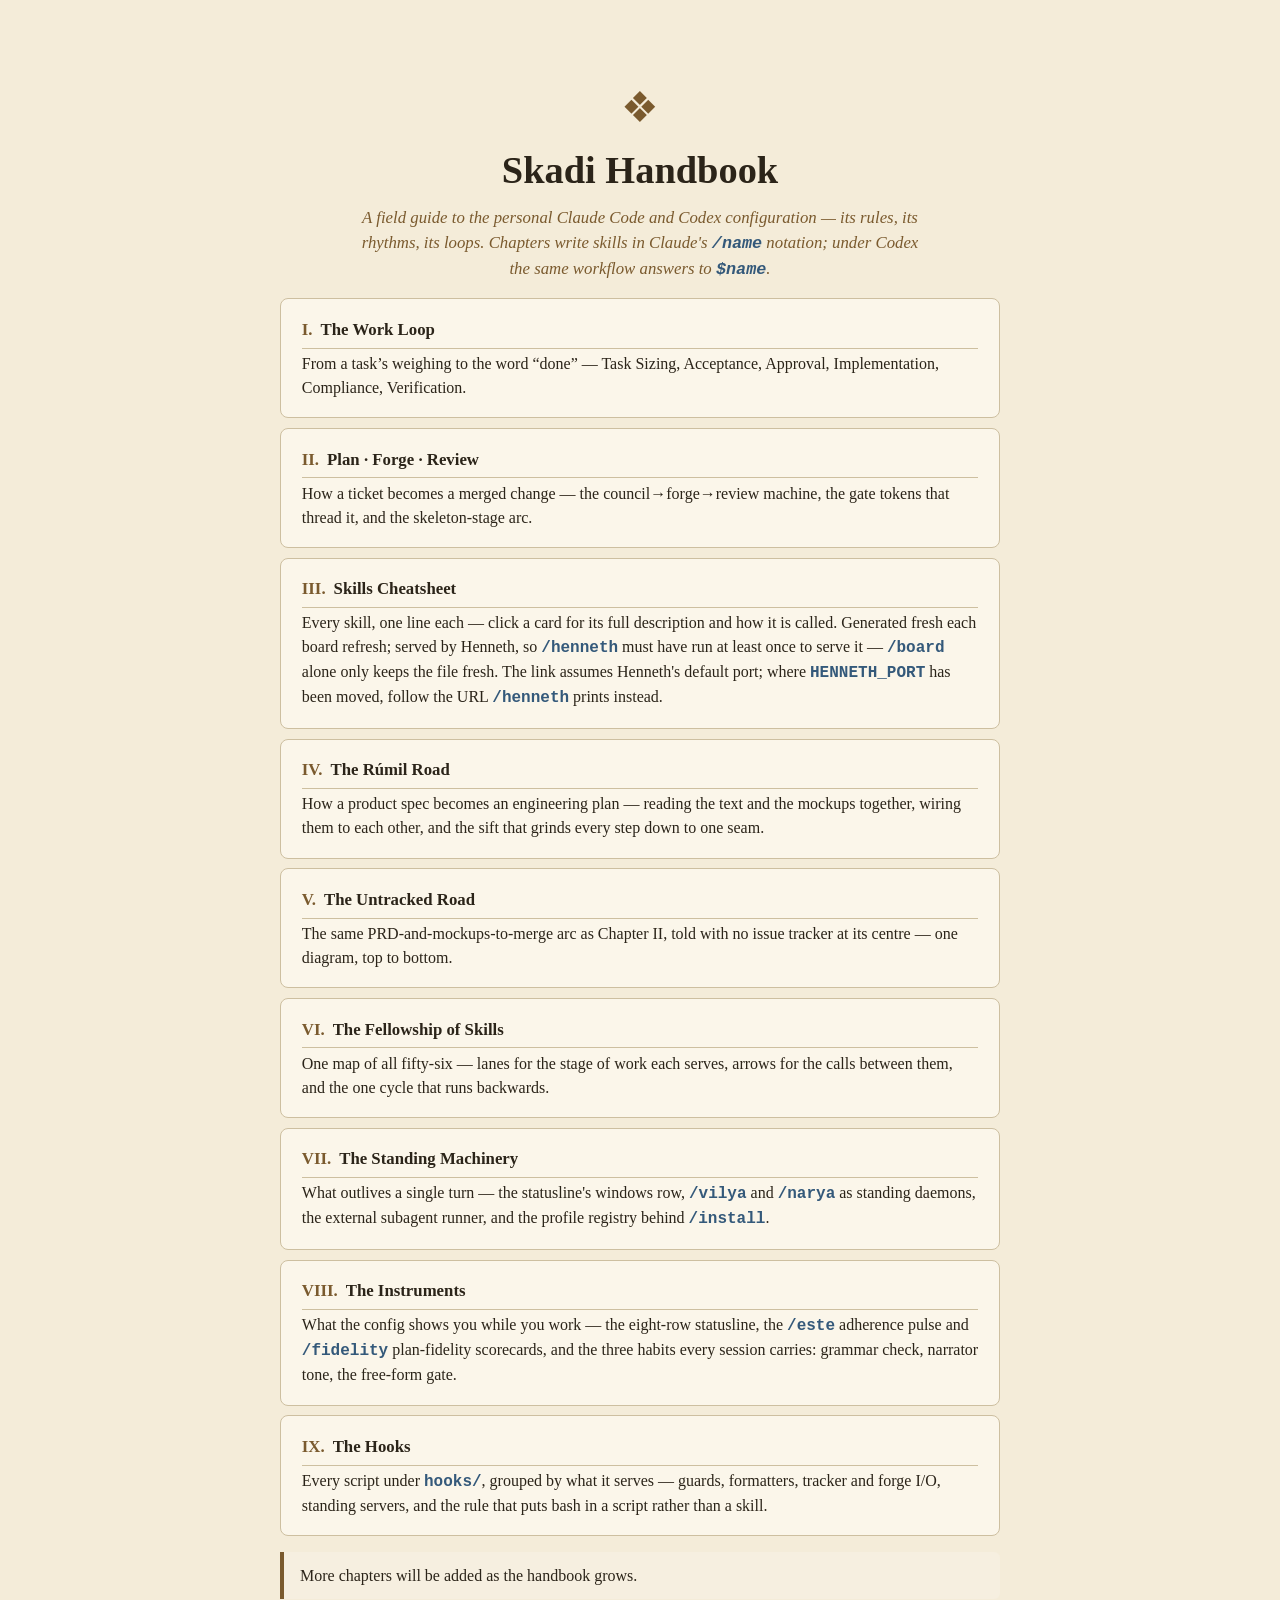
<file: handbook/index.html>
<!doctype html>
<html lang="en">
  <head>
    <meta charset="utf-8" />
    <meta name="viewport" content="width=device-width, initial-scale=1" />
    <title>Skadi Handbook</title>
    <link rel="stylesheet" href="../previews/henneth/skadi-theme.css" />
    <style>
      .cover {
        text-align: center;
        padding: 2.4rem 1rem 1rem;
      }
      .cover .crest {
        font-size: 2.6rem;
        color: var(--accent);
      }
      .cover h1 {
        font-size: 2.4rem;
        margin: 0.2rem 0 0.3rem;
      }
      .cover .sub {
        font-size: 1.05rem;
        margin: 0 auto;
        max-width: 560px;
      }
      .toc {
        max-width: 720px;
        margin: 0 auto;
      }
      .entry {
        display: block;
        text-decoration: none;
        color: inherit;
      }
      .entry .panel {
        margin: 0 0 0.6rem;
        transition: background 0.15s;
      }
      .entry:hover .panel {
        background: var(--raise);
      }
      .entry h2 {
        margin: 0 0 0.2rem;
      }
      .chap-no {
        color: var(--accent);
        font-weight: 700;
        margin-right: 0.5rem;
      }
    </style>
  </head>
  <body>
    <div class="cover">
      <div class="crest">❖</div>
      <h1>Skadi Handbook</h1>
      <p class="sub">
        A field guide to the personal Claude Code and Codex configuration — its
        rules, its rhythms, its loops. Chapters write skills in Claude's
        <span class="name">/name</span> notation; under Codex the same workflow
        answers to <span class="name">$name</span>.
      </p>
    </div>

    <div class="toc">
      <a class="entry" href="work-loop.html">
        <div class="panel">
          <h2><span class="chap-no">I.</span>The Work Loop</h2>
          From a task’s weighing to the word “done” — Task Sizing, Acceptance,
          Approval, Implementation, Compliance, Verification.
        </div>
      </a>
      <a class="entry" href="plan-forge-review.html">
        <div class="panel">
          <h2><span class="chap-no">II.</span>Plan · Forge · Review</h2>
          How a ticket becomes a merged change — the council→forge→review
          machine, the gate tokens that thread it, and the skeleton-stage arc.
        </div>
      </a>
      <a
        class="entry"
        href="http://localhost:10001/skills-cheatsheet.html"
        target="_blank"
        rel="noopener"
      >
        <div class="panel">
          <h2><span class="chap-no">III.</span>Skills Cheatsheet</h2>
          Every skill, one line each — click a card for its full description and
          how it is called. Generated fresh each board refresh; served by
          Henneth, so
          <span class="name">/henneth</span> must have run at least once to
          serve it — <span class="name">/board</span> alone only keeps the file
          fresh. The link assumes Henneth's default port; where
          <span class="name">HENNETH_PORT</span> has been moved, follow the URL
          <span class="name">/henneth</span> prints instead.
        </div>
      </a>
      <a class="entry" href="rumil-flow.html">
        <div class="panel">
          <h2><span class="chap-no">IV.</span>The Rúmil Road</h2>
          How a product spec becomes an engineering plan — reading the text and
          the mockups together, wiring them to each other, and the sift that
          grinds every step down to one seam.
        </div>
      </a>
      <a class="entry" href="untracked-road.html">
        <div class="panel">
          <h2><span class="chap-no">V.</span>The Untracked Road</h2>
          The same PRD-and-mockups-to-merge arc as Chapter II, told with no
          issue tracker at its centre — one diagram, top to bottom.
        </div>
      </a>
      <a class="entry" href="skill-fellowship.html">
        <div class="panel">
          <h2><span class="chap-no">VI.</span>The Fellowship of Skills</h2>
          One map of all fifty-six — lanes for the stage of work each serves,
          arrows for the calls between them, and the one cycle that runs
          backwards.
        </div>
      </a>
      <a class="entry" href="standing-machinery.html">
        <div class="panel">
          <h2><span class="chap-no">VII.</span>The Standing Machinery</h2>
          What outlives a single turn — the statusline's windows row,
          <span class="name">/vilya</span> and
          <span class="name">/narya</span> as standing daemons, the external
          subagent runner, and the profile registry behind
          <span class="name">/install</span>.
        </div>
      </a>
      <a class="entry" href="instruments.html">
        <div class="panel">
          <h2><span class="chap-no">VIII.</span>The Instruments</h2>
          What the config shows you while you work — the eight-row statusline,
          the <span class="name">/este</span> adherence pulse and
          <span class="name">/fidelity</span> plan-fidelity scorecards, and the
          three habits every session carries: grammar check, narrator tone, the
          free-form gate.
        </div>
      </a>
      <a class="entry" href="hooks.html">
        <div class="panel">
          <h2><span class="chap-no">IX.</span>The Hooks</h2>
          Every script under <span class="name">hooks/</span>, grouped by what
          it serves — guards, formatters, tracker and forge I/O, standing
          servers, and the rule that puts bash in a script rather than a skill.
        </div>
      </a>
      <p class="note">More chapters will be added as the handbook grows.</p>
    </div>
  </body>
</html>
</file>
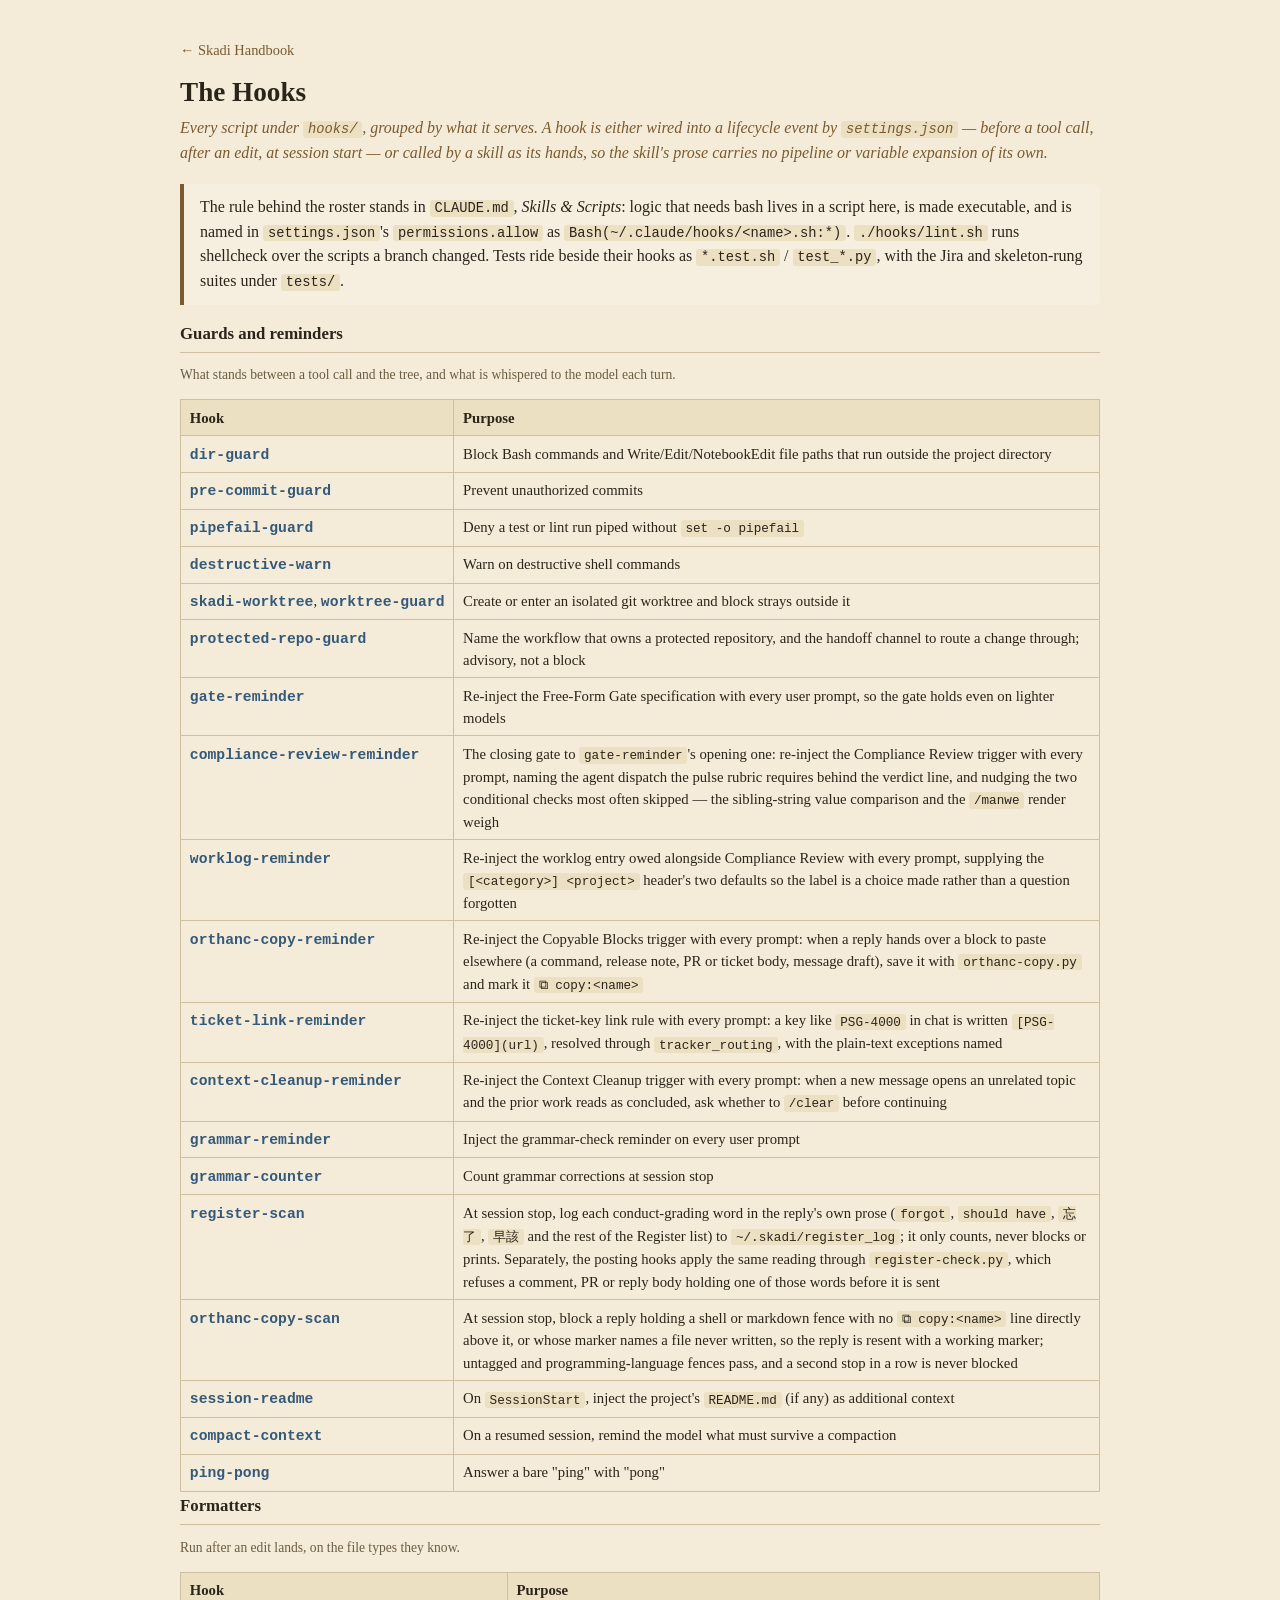
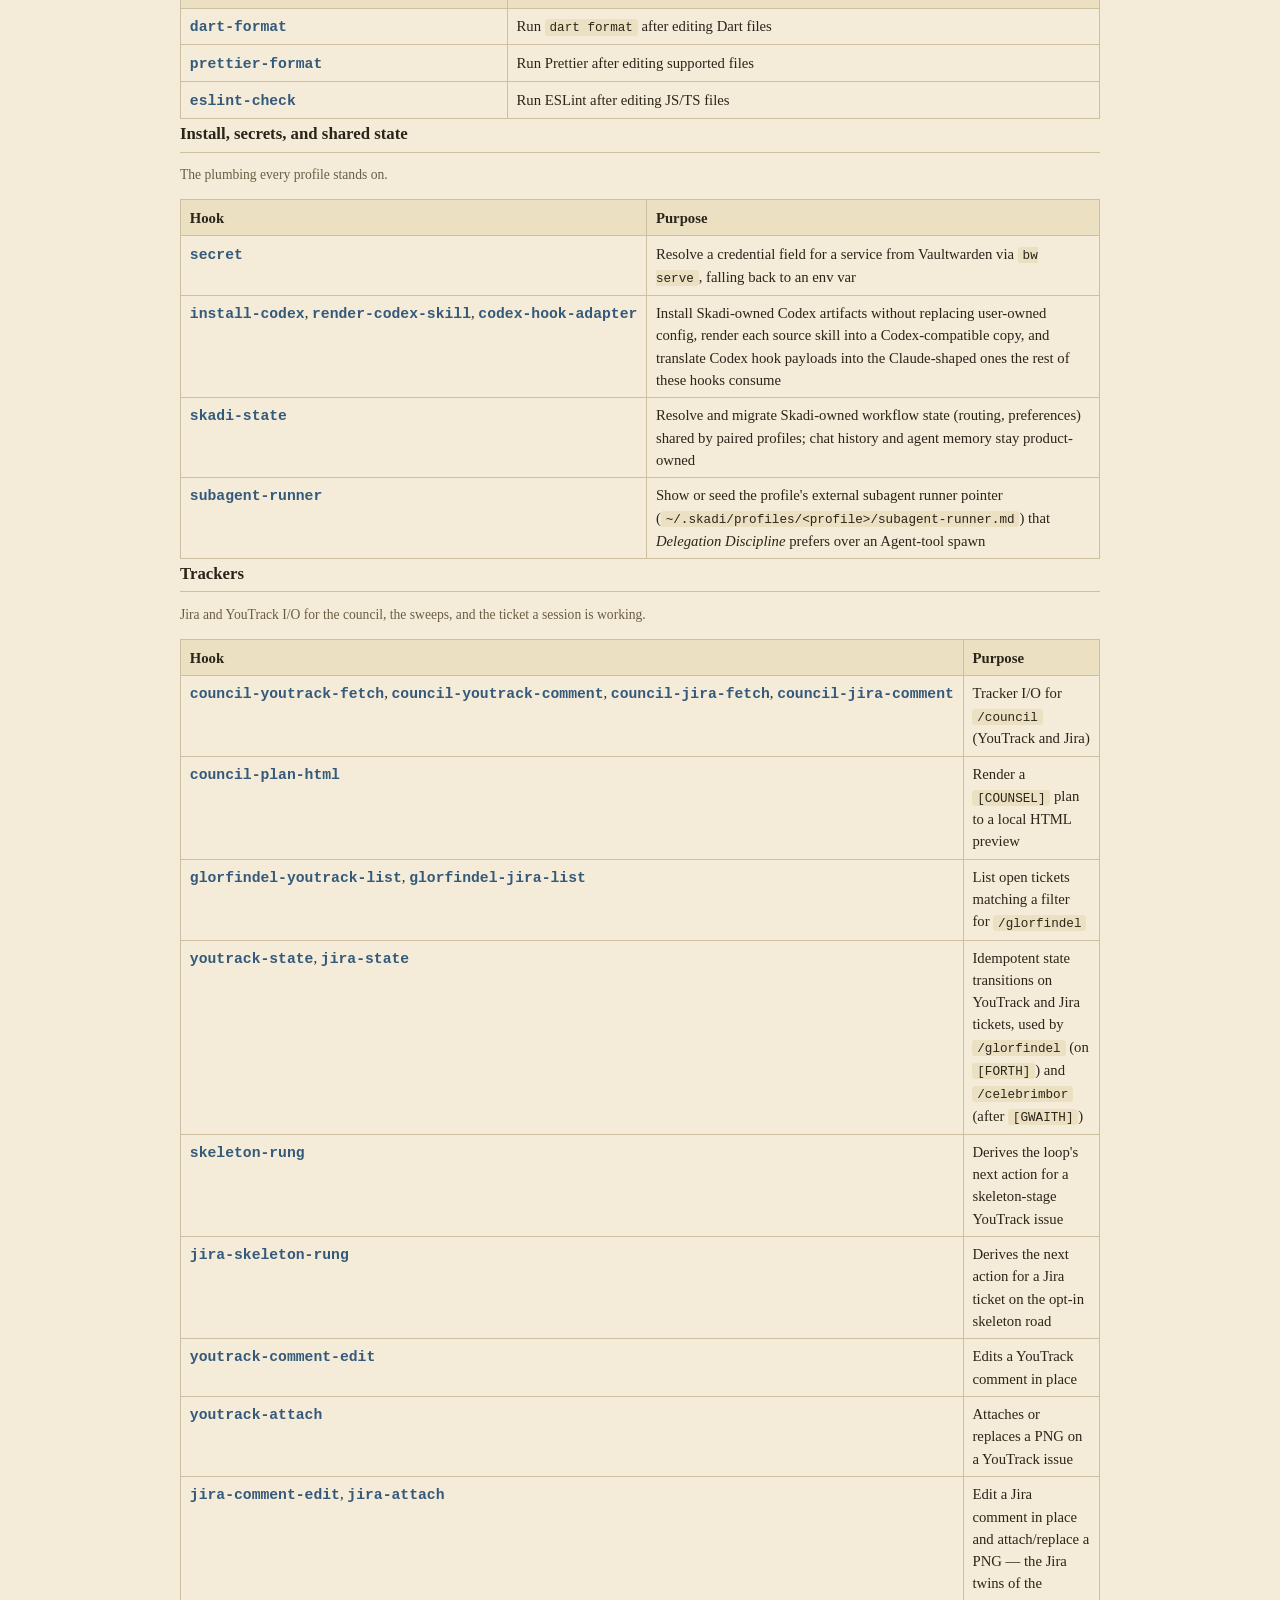
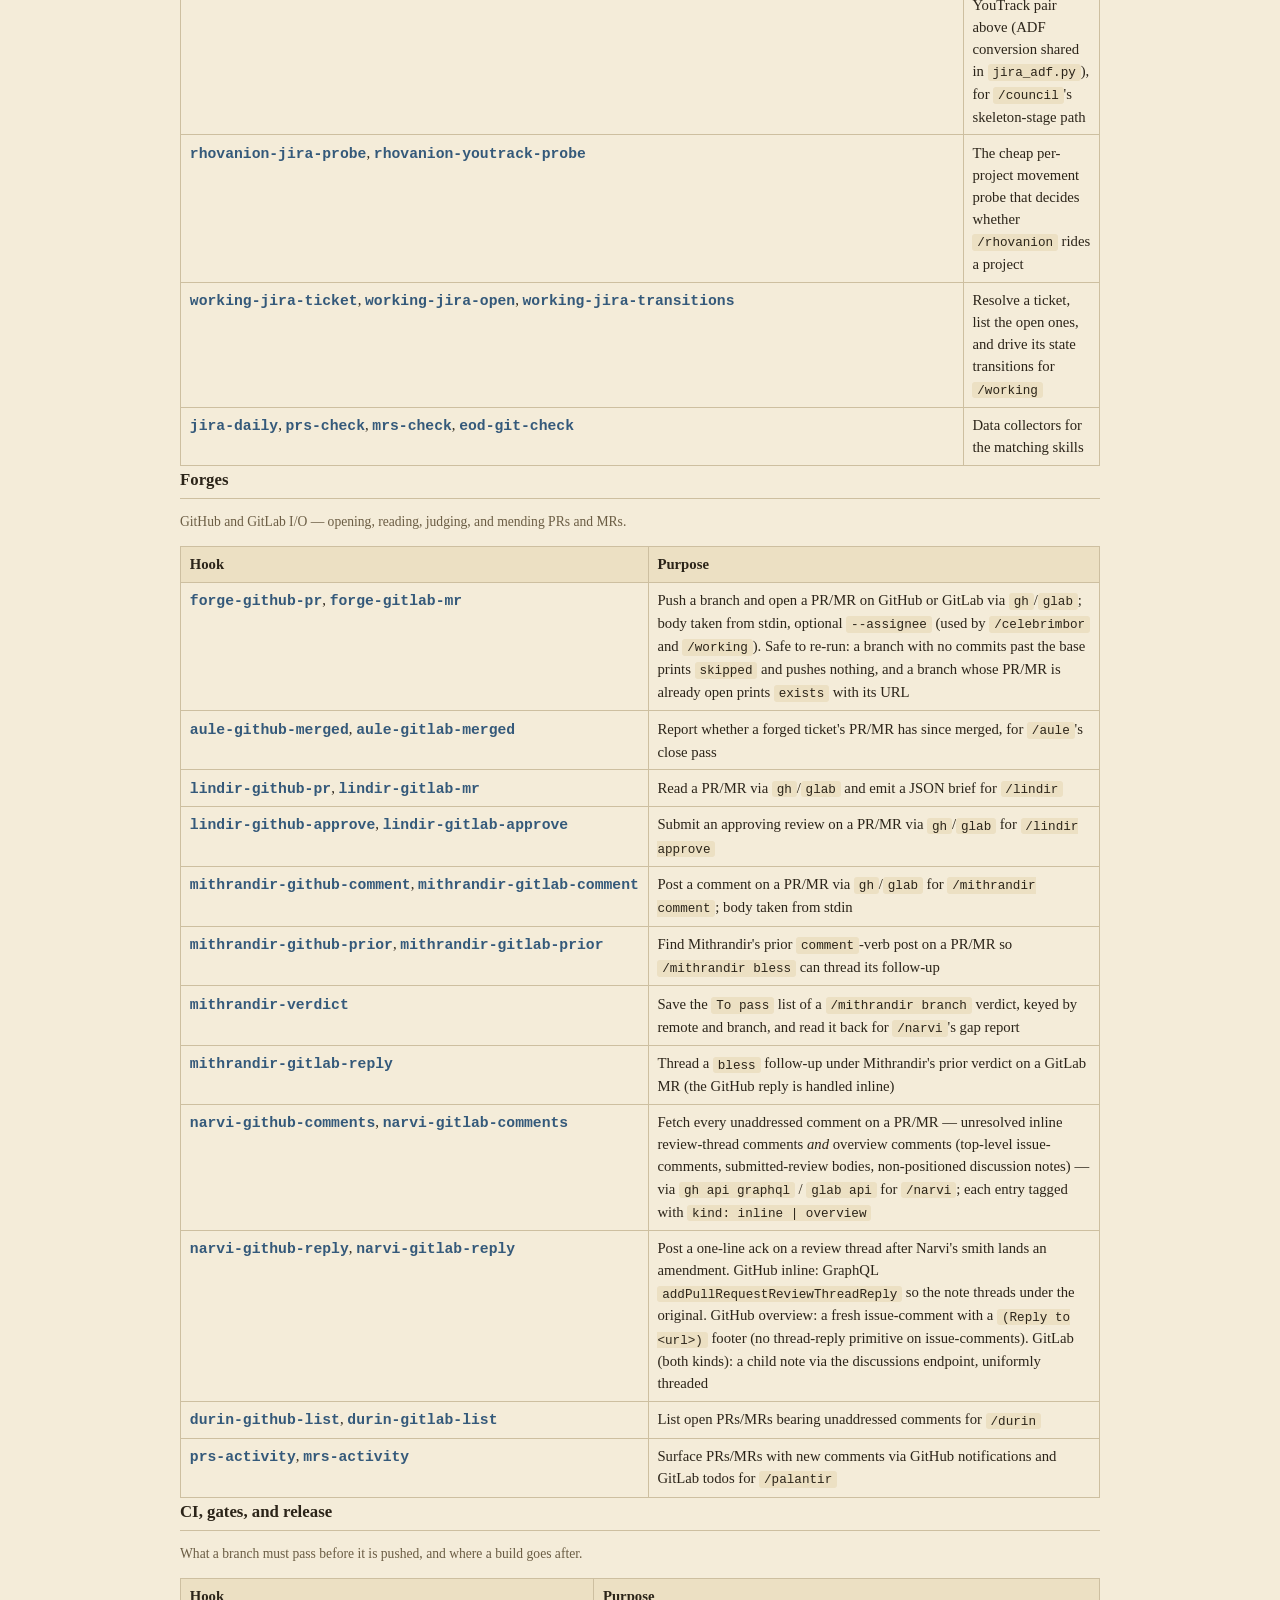
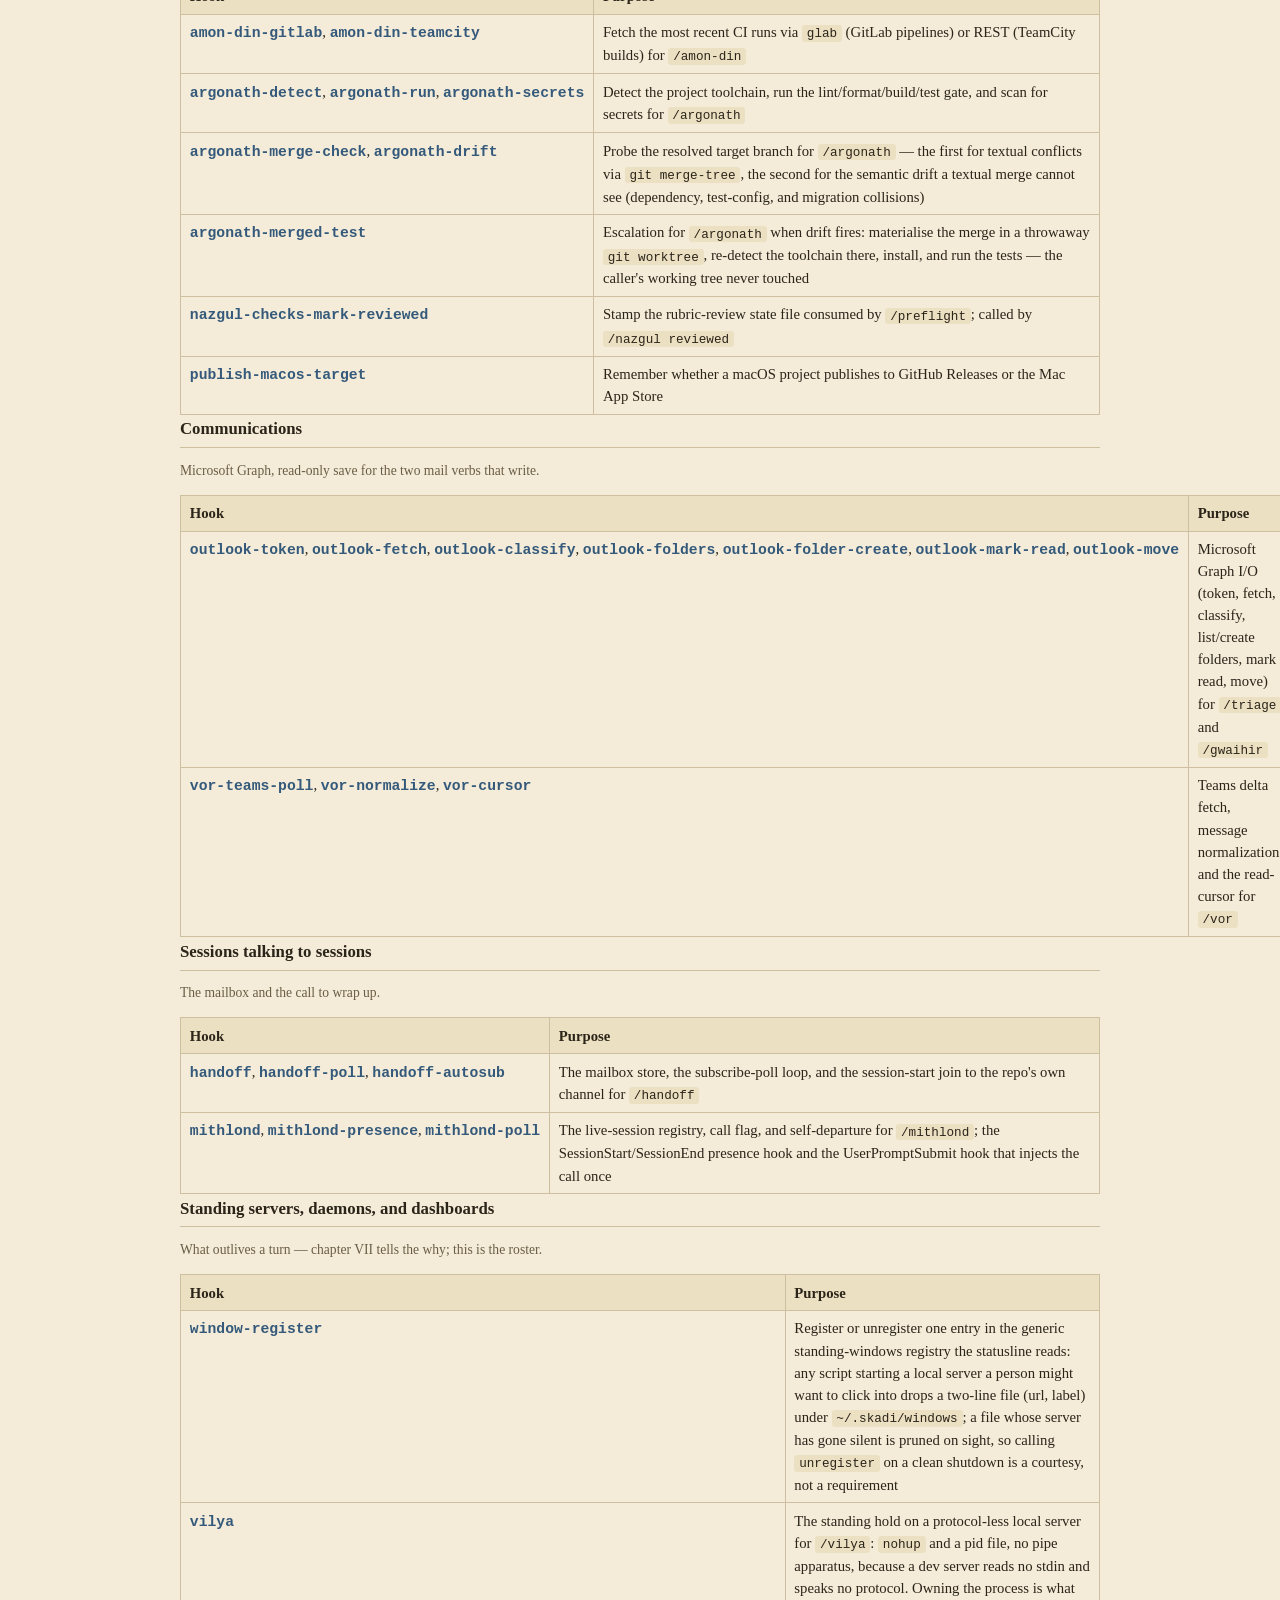
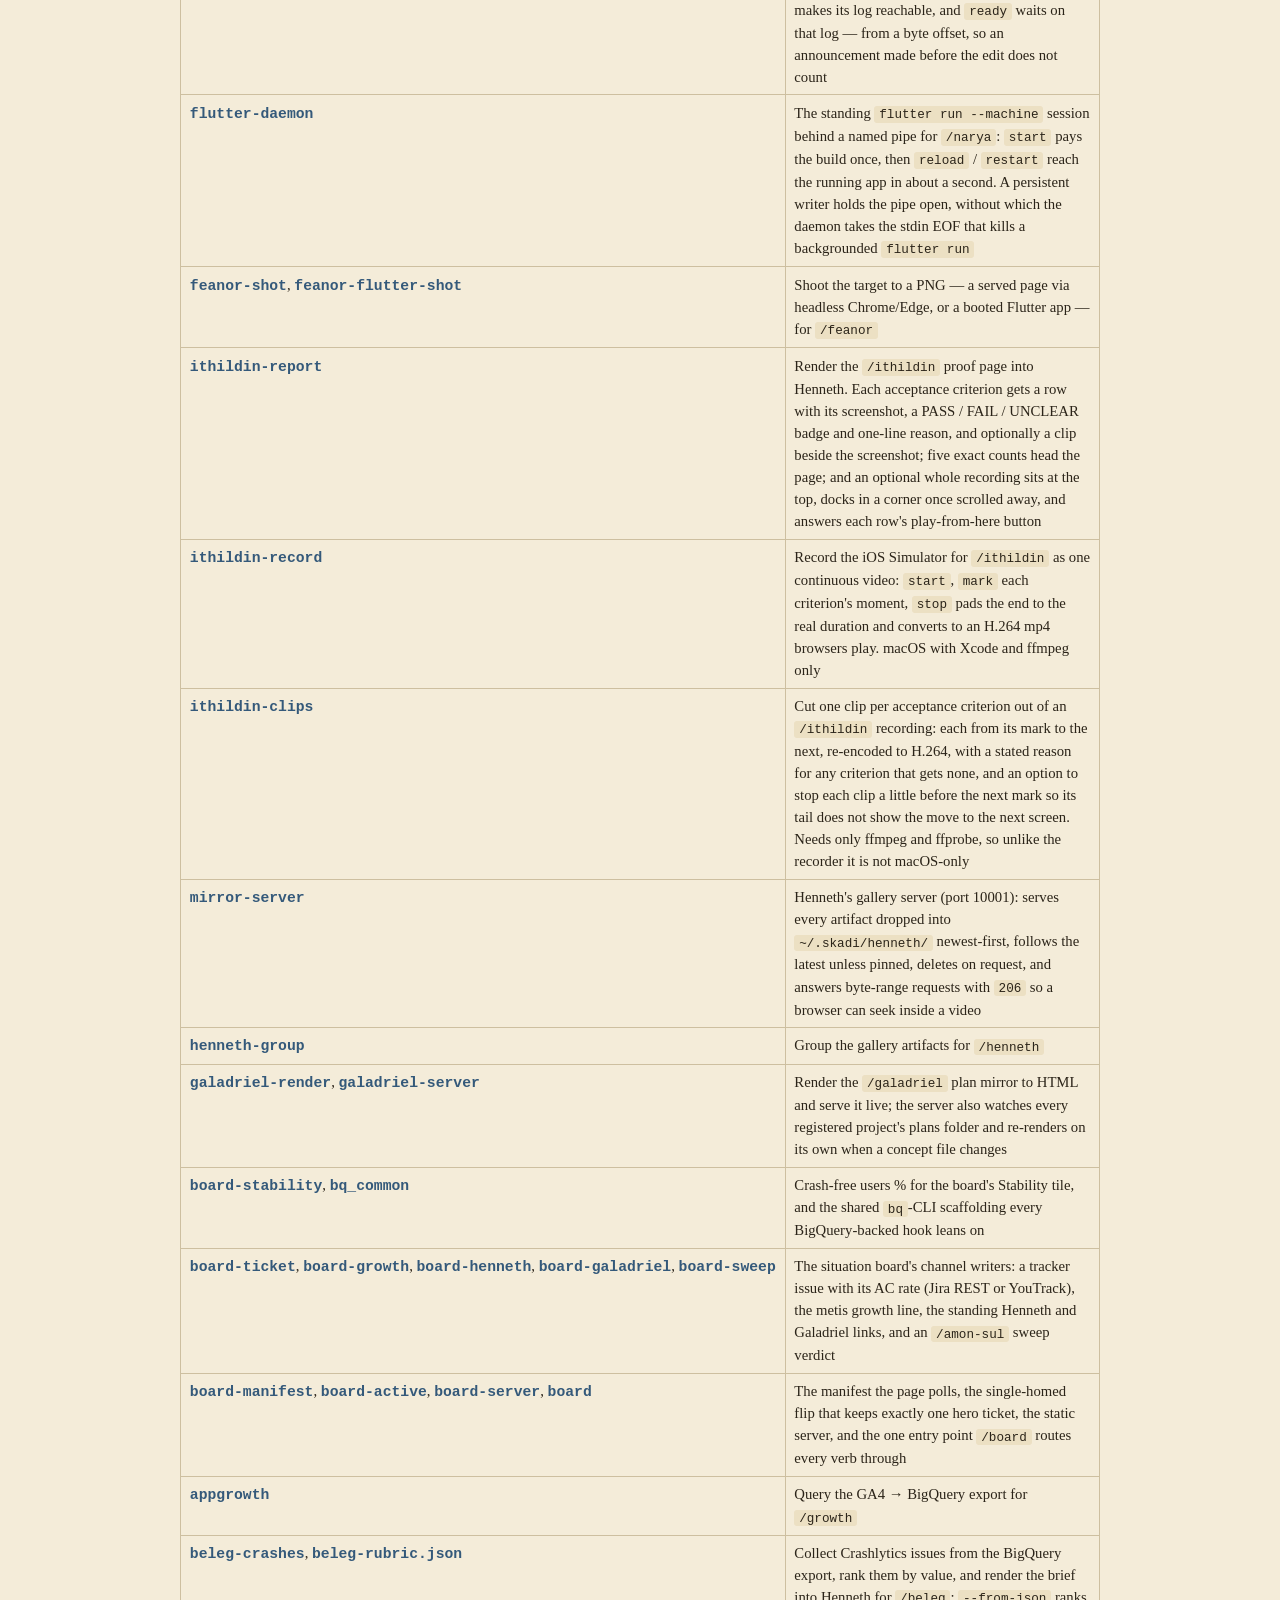
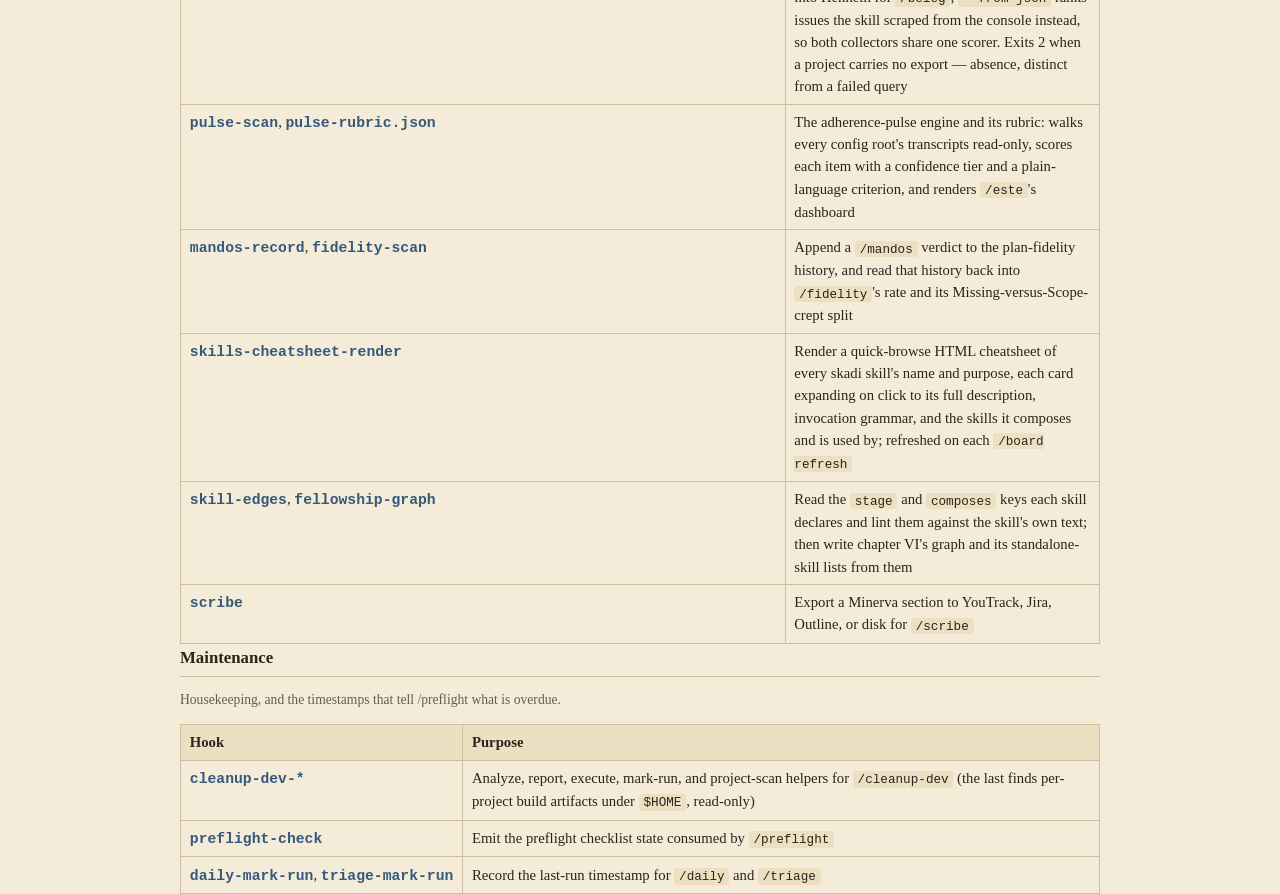
<file: handbook/hooks.html>
<!doctype html>
<html lang="en">
  <head>
    <meta charset="utf-8" />
    <meta name="viewport" content="width=device-width, initial-scale=1" />
    <title>The Hooks</title>
    <link rel="stylesheet" href="../previews/henneth/skadi-theme.css" />
    <style>
      .flow {
        max-width: 920px;
        margin: 0 auto;
      }
      .backnav {
        max-width: 920px;
        margin: 0 auto 0.6rem;
      }
      .backnav a {
        color: var(--accent);
        text-decoration: none;
        font-size: 0.9rem;
      }
      .backnav a:hover {
        text-decoration: underline;
      }
      .small {
        font-size: 0.85rem;
        color: #6b5d44;
      }
      td:first-child {
        white-space: nowrap;
        vertical-align: top;
      }
    </style>
  </head>
  <body>
    <div class="backnav"><a href="index.html">← Skadi Handbook</a></div>

    <div class="flow">
      <h1>The Hooks</h1>
      <p class="sub">
        Every script under <code>hooks/</code>, grouped by what it serves. A
        hook is either wired into a lifecycle event by <code>settings.json</code>
        — before a tool call, after an edit, at session start — or called by a
        skill as its hands, so the skill's prose carries no pipeline or variable
        expansion of its own.
      </p>

      <p class="note">
        The rule behind the roster stands in <code>CLAUDE.md</code>, <i>Skills
        &amp; Scripts</i>: logic that needs bash lives in a script here, is made
        executable, and is named in <code>settings.json</code>'s
        <code>permissions.allow</code> as <code>Bash(~/.claude/hooks/&lt;name&gt;.sh:*)</code>.
        <code>./hooks/lint.sh</code> runs shellcheck over the scripts a branch
        changed. Tests ride beside their hooks as <code>*.test.sh</code> /
        <code>test_*.py</code>, with the Jira and skeleton-rung suites under
        <code>tests/</code>.
      </p>

      <h2>Guards and reminders</h2>
      <p class="small" style="margin-top: 0">What stands between a tool call and the tree, and what is whispered to the model each turn.</p>
      <table>
        <thead><tr><th>Hook</th><th>Purpose</th></tr></thead>
        <tbody>
          <tr>
            <td><span class="name">dir-guard</span></td>
            <td>Block Bash commands and Write/Edit/NotebookEdit file paths that run outside the project directory</td>
          </tr>
          <tr>
            <td><span class="name">pre-commit-guard</span></td>
            <td>Prevent unauthorized commits</td>
          </tr>
          <tr>
            <td><span class="name">pipefail-guard</span></td>
            <td>Deny a test or lint run piped without <code>set -o pipefail</code></td>
          </tr>
          <tr>
            <td><span class="name">destructive-warn</span></td>
            <td>Warn on destructive shell commands</td>
          </tr>
          <tr>
            <td><span class="name">skadi-worktree</span>, <span class="name">worktree-guard</span></td>
            <td>Create or enter an isolated git worktree and block strays outside it</td>
          </tr>
          <tr>
            <td><span class="name">protected-repo-guard</span></td>
            <td>Name the workflow that owns a protected repository, and the handoff channel to route a change through; advisory, not a block</td>
          </tr>
          <tr>
            <td><span class="name">gate-reminder</span></td>
            <td>Re-inject the Free-Form Gate specification with every user prompt, so the gate holds even on lighter models</td>
          </tr>
          <tr>
            <td><span class="name">compliance-review-reminder</span></td>
            <td>The closing gate to <code>gate-reminder</code>'s opening one: re-inject the Compliance Review trigger with every prompt, naming the agent dispatch the pulse rubric requires behind the verdict line, and nudging the two conditional checks most often skipped — the sibling-string value comparison and the <code>/manwe</code> render weigh</td>
          </tr>
          <tr>
            <td><span class="name">worklog-reminder</span></td>
            <td>Re-inject the worklog entry owed alongside Compliance Review with every prompt, supplying the <code>[&lt;category&gt;] &lt;project&gt;</code> header's two defaults so the label is a choice made rather than a question forgotten</td>
          </tr>
          <tr>
            <td><span class="name">orthanc-copy-reminder</span></td>
            <td>Re-inject the Copyable Blocks trigger with every prompt: when a reply hands over a block to paste elsewhere (a command, release note, PR or ticket body, message draft), save it with <code>orthanc-copy.py</code> and mark it <code>⧉ copy:&lt;name&gt;</code></td>
          </tr>
          <tr>
            <td><span class="name">ticket-link-reminder</span></td>
            <td>Re-inject the ticket-key link rule with every prompt: a key like <code>PSG-4000</code> in chat is written <code>[PSG-4000](url)</code>, resolved through <code>tracker_routing</code>, with the plain-text exceptions named</td>
          </tr>
          <tr>
            <td><span class="name">context-cleanup-reminder</span></td>
            <td>Re-inject the Context Cleanup trigger with every prompt: when a new message opens an unrelated topic and the prior work reads as concluded, ask whether to <code>/clear</code> before continuing</td>
          </tr>
          <tr>
            <td><span class="name">grammar-reminder</span></td>
            <td>Inject the grammar-check reminder on every user prompt</td>
          </tr>
          <tr>
            <td><span class="name">grammar-counter</span></td>
            <td>Count grammar corrections at session stop</td>
          </tr>
          <tr>
            <td><span class="name">register-scan</span></td>
            <td>At session stop, log each conduct-grading word in the reply's own prose (<code>forgot</code>, <code>should have</code>, <code>忘了</code>, <code>早該</code> and the rest of the Register list) to <code>~/.skadi/register_log</code>; it only counts, never blocks or prints. Separately, the posting hooks apply the same reading through <code>register-check.py</code>, which refuses a comment, PR or reply body holding one of those words before it is sent</td>
          </tr>
          <tr>
            <td><span class="name">orthanc-copy-scan</span></td>
            <td>At session stop, block a reply holding a shell or markdown fence with no <code>⧉ copy:&lt;name&gt;</code> line directly above it, or whose marker names a file never written, so the reply is resent with a working marker; untagged and programming-language fences pass, and a second stop in a row is never blocked</td>
          </tr>
          <tr>
            <td><span class="name">session-readme</span></td>
            <td>On <code>SessionStart</code>, inject the project's <code>README.md</code> (if any) as additional context</td>
          </tr>
          <tr>
            <td><span class="name">compact-context</span></td>
            <td>On a resumed session, remind the model what must survive a compaction</td>
          </tr>
          <tr>
            <td><span class="name">ping-pong</span></td>
            <td>Answer a bare "ping" with "pong"</td>
          </tr>
        </tbody>
      </table>
      <h2>Formatters</h2>
      <p class="small" style="margin-top: 0">Run after an edit lands, on the file types they know.</p>
      <table>
        <thead><tr><th>Hook</th><th>Purpose</th></tr></thead>
        <tbody>
          <tr>
            <td><span class="name">dart-format</span></td>
            <td>Run <code>dart format</code> after editing Dart files</td>
          </tr>
          <tr>
            <td><span class="name">prettier-format</span></td>
            <td>Run Prettier after editing supported files</td>
          </tr>
          <tr>
            <td><span class="name">eslint-check</span></td>
            <td>Run ESLint after editing JS/TS files</td>
          </tr>
        </tbody>
      </table>
      <h2>Install, secrets, and shared state</h2>
      <p class="small" style="margin-top: 0">The plumbing every profile stands on.</p>
      <table>
        <thead><tr><th>Hook</th><th>Purpose</th></tr></thead>
        <tbody>
          <tr>
            <td><span class="name">secret</span></td>
            <td>Resolve a credential field for a service from Vaultwarden via <code>bw serve</code>, falling back to an env var</td>
          </tr>
          <tr>
            <td><span class="name">install-codex</span>, <span class="name">render-codex-skill</span>, <span class="name">codex-hook-adapter</span></td>
            <td>Install Skadi-owned Codex artifacts without replacing user-owned config, render each source skill into a Codex-compatible copy, and translate Codex hook payloads into the Claude-shaped ones the rest of these hooks consume</td>
          </tr>
          <tr>
            <td><span class="name">skadi-state</span></td>
            <td>Resolve and migrate Skadi-owned workflow state (routing, preferences) shared by paired profiles; chat history and agent memory stay product-owned</td>
          </tr>
          <tr>
            <td><span class="name">subagent-runner</span></td>
            <td>Show or seed the profile's external subagent runner pointer (<code>~/.skadi/profiles/&lt;profile&gt;/subagent-runner.md</code>) that <i>Delegation Discipline</i> prefers over an Agent-tool spawn</td>
          </tr>
        </tbody>
      </table>
      <h2>Trackers</h2>
      <p class="small" style="margin-top: 0">Jira and YouTrack I/O for the council, the sweeps, and the ticket a session is working.</p>
      <table>
        <thead><tr><th>Hook</th><th>Purpose</th></tr></thead>
        <tbody>
          <tr>
            <td><span class="name">council-youtrack-fetch</span>, <span class="name">council-youtrack-comment</span>, <span class="name">council-jira-fetch</span>, <span class="name">council-jira-comment</span></td>
            <td>Tracker I/O for <code>/council</code> (YouTrack and Jira)</td>
          </tr>
          <tr>
            <td><span class="name">council-plan-html</span></td>
            <td>Render a <code>[COUNSEL]</code> plan to a local HTML preview</td>
          </tr>
          <tr>
            <td><span class="name">glorfindel-youtrack-list</span>, <span class="name">glorfindel-jira-list</span></td>
            <td>List open tickets matching a filter for <code>/glorfindel</code></td>
          </tr>
          <tr>
            <td><span class="name">youtrack-state</span>, <span class="name">jira-state</span></td>
            <td>Idempotent state transitions on YouTrack and Jira tickets, used by <code>/glorfindel</code> (on <code>[FORTH]</code>) and <code>/celebrimbor</code> (after <code>[GWAITH]</code>)</td>
          </tr>
          <tr>
            <td><span class="name">skeleton-rung</span></td>
            <td>Derives the loop's next action for a skeleton-stage YouTrack issue</td>
          </tr>
          <tr>
            <td><span class="name">jira-skeleton-rung</span></td>
            <td>Derives the next action for a Jira ticket on the opt-in skeleton road</td>
          </tr>
          <tr>
            <td><span class="name">youtrack-comment-edit</span></td>
            <td>Edits a YouTrack comment in place</td>
          </tr>
          <tr>
            <td><span class="name">youtrack-attach</span></td>
            <td>Attaches or replaces a PNG on a YouTrack issue</td>
          </tr>
          <tr>
            <td><span class="name">jira-comment-edit</span>, <span class="name">jira-attach</span></td>
            <td>Edit a Jira comment in place and attach/replace a PNG — the Jira twins of the YouTrack pair above (ADF conversion shared in <code>jira_adf.py</code>), for <code>/council</code>'s skeleton-stage path</td>
          </tr>
          <tr>
            <td><span class="name">rhovanion-jira-probe</span>, <span class="name">rhovanion-youtrack-probe</span></td>
            <td>The cheap per-project movement probe that decides whether <code>/rhovanion</code> rides a project</td>
          </tr>
          <tr>
            <td><span class="name">working-jira-ticket</span>, <span class="name">working-jira-open</span>, <span class="name">working-jira-transitions</span></td>
            <td>Resolve a ticket, list the open ones, and drive its state transitions for <code>/working</code></td>
          </tr>
          <tr>
            <td><span class="name">jira-daily</span>, <span class="name">prs-check</span>, <span class="name">mrs-check</span>, <span class="name">eod-git-check</span></td>
            <td>Data collectors for the matching skills</td>
          </tr>
        </tbody>
      </table>
      <h2>Forges</h2>
      <p class="small" style="margin-top: 0">GitHub and GitLab I/O — opening, reading, judging, and mending PRs and MRs.</p>
      <table>
        <thead><tr><th>Hook</th><th>Purpose</th></tr></thead>
        <tbody>
          <tr>
            <td><span class="name">forge-github-pr</span>, <span class="name">forge-gitlab-mr</span></td>
            <td>Push a branch and open a PR/MR on GitHub or GitLab via <code>gh</code>/<code>glab</code>; body taken from stdin, optional <code>--assignee</code> (used by <code>/celebrimbor</code> and <code>/working</code>). Safe to re-run: a branch with no commits past the base prints <code>skipped</code> and pushes nothing, and a branch whose PR/MR is already open prints <code>exists</code> with its URL</td>
          </tr>
          <tr>
            <td><span class="name">aule-github-merged</span>, <span class="name">aule-gitlab-merged</span></td>
            <td>Report whether a forged ticket's PR/MR has since merged, for <code>/aule</code>'s close pass</td>
          </tr>
          <tr>
            <td><span class="name">lindir-github-pr</span>, <span class="name">lindir-gitlab-mr</span></td>
            <td>Read a PR/MR via <code>gh</code>/<code>glab</code> and emit a JSON brief for <code>/lindir</code></td>
          </tr>
          <tr>
            <td><span class="name">lindir-github-approve</span>, <span class="name">lindir-gitlab-approve</span></td>
            <td>Submit an approving review on a PR/MR via <code>gh</code>/<code>glab</code> for <code>/lindir approve</code></td>
          </tr>
          <tr>
            <td><span class="name">mithrandir-github-comment</span>, <span class="name">mithrandir-gitlab-comment</span></td>
            <td>Post a comment on a PR/MR via <code>gh</code>/<code>glab</code> for <code>/mithrandir comment</code>; body taken from stdin</td>
          </tr>
          <tr>
            <td><span class="name">mithrandir-github-prior</span>, <span class="name">mithrandir-gitlab-prior</span></td>
            <td>Find Mithrandir's prior <code>comment</code>-verb post on a PR/MR so <code>/mithrandir bless</code> can thread its follow-up</td>
          </tr>
          <tr>
            <td><span class="name">mithrandir-verdict</span></td>
            <td>Save the <code>To pass</code> list of a <code>/mithrandir branch</code> verdict, keyed by remote and branch, and read it back for <code>/narvi</code>'s gap report</td>
          </tr>
          <tr>
            <td><span class="name">mithrandir-gitlab-reply</span></td>
            <td>Thread a <code>bless</code> follow-up under Mithrandir's prior verdict on a GitLab MR (the GitHub reply is handled inline)</td>
          </tr>
          <tr>
            <td><span class="name">narvi-github-comments</span>, <span class="name">narvi-gitlab-comments</span></td>
            <td>Fetch every unaddressed comment on a PR/MR — unresolved inline review-thread comments <i>and</i> overview comments (top-level issue-comments, submitted-review bodies, non-positioned discussion notes) — via <code>gh api graphql</code> / <code>glab api</code> for <code>/narvi</code>; each entry tagged with <code>kind: inline | overview</code></td>
          </tr>
          <tr>
            <td><span class="name">narvi-github-reply</span>, <span class="name">narvi-gitlab-reply</span></td>
            <td>Post a one-line ack on a review thread after Narvi's smith lands an amendment. GitHub inline: GraphQL <code>addPullRequestReviewThreadReply</code> so the note threads under the original. GitHub overview: a fresh issue-comment with a <code>(Reply to &lt;url&gt;)</code> footer (no thread-reply primitive on issue-comments). GitLab (both kinds): a child note via the discussions endpoint, uniformly threaded</td>
          </tr>
          <tr>
            <td><span class="name">durin-github-list</span>, <span class="name">durin-gitlab-list</span></td>
            <td>List open PRs/MRs bearing unaddressed comments for <code>/durin</code></td>
          </tr>
          <tr>
            <td><span class="name">prs-activity</span>, <span class="name">mrs-activity</span></td>
            <td>Surface PRs/MRs with new comments via GitHub notifications and GitLab todos for <code>/palantir</code></td>
          </tr>
        </tbody>
      </table>
      <h2>CI, gates, and release</h2>
      <p class="small" style="margin-top: 0">What a branch must pass before it is pushed, and where a build goes after.</p>
      <table>
        <thead><tr><th>Hook</th><th>Purpose</th></tr></thead>
        <tbody>
          <tr>
            <td><span class="name">amon-din-gitlab</span>, <span class="name">amon-din-teamcity</span></td>
            <td>Fetch the most recent CI runs via <code>glab</code> (GitLab pipelines) or REST (TeamCity builds) for <code>/amon-din</code></td>
          </tr>
          <tr>
            <td><span class="name">argonath-detect</span>, <span class="name">argonath-run</span>, <span class="name">argonath-secrets</span></td>
            <td>Detect the project toolchain, run the lint/format/build/test gate, and scan for secrets for <code>/argonath</code></td>
          </tr>
          <tr>
            <td><span class="name">argonath-merge-check</span>, <span class="name">argonath-drift</span></td>
            <td>Probe the resolved target branch for <code>/argonath</code> — the first for textual conflicts via <code>git merge-tree</code>, the second for the semantic drift a textual merge cannot see (dependency, test-config, and migration collisions)</td>
          </tr>
          <tr>
            <td><span class="name">argonath-merged-test</span></td>
            <td>Escalation for <code>/argonath</code> when drift fires: materialise the merge in a throwaway <code>git worktree</code>, re-detect the toolchain there, install, and run the tests — the caller's working tree never touched</td>
          </tr>
          <tr>
            <td><span class="name">nazgul-checks-mark-reviewed</span></td>
            <td>Stamp the rubric-review state file consumed by <code>/preflight</code>; called by <code>/nazgul reviewed</code></td>
          </tr>
          <tr>
            <td><span class="name">publish-macos-target</span></td>
            <td>Remember whether a macOS project publishes to GitHub Releases or the Mac App Store</td>
          </tr>
        </tbody>
      </table>
      <h2>Communications</h2>
      <p class="small" style="margin-top: 0">Microsoft Graph, read-only save for the two mail verbs that write.</p>
      <table>
        <thead><tr><th>Hook</th><th>Purpose</th></tr></thead>
        <tbody>
          <tr>
            <td><span class="name">outlook-token</span>, <span class="name">outlook-fetch</span>, <span class="name">outlook-classify</span>, <span class="name">outlook-folders</span>, <span class="name">outlook-folder-create</span>, <span class="name">outlook-mark-read</span>, <span class="name">outlook-move</span></td>
            <td>Microsoft Graph I/O (token, fetch, classify, list/create folders, mark read, move) for <code>/triage</code> and <code>/gwaihir</code></td>
          </tr>
          <tr>
            <td><span class="name">vor-teams-poll</span>, <span class="name">vor-normalize</span>, <span class="name">vor-cursor</span></td>
            <td>Teams delta fetch, message normalization, and the read-cursor for <code>/vor</code></td>
          </tr>
        </tbody>
      </table>
      <h2>Sessions talking to sessions</h2>
      <p class="small" style="margin-top: 0">The mailbox and the call to wrap up.</p>
      <table>
        <thead><tr><th>Hook</th><th>Purpose</th></tr></thead>
        <tbody>
          <tr>
            <td><span class="name">handoff</span>, <span class="name">handoff-poll</span>, <span class="name">handoff-autosub</span></td>
            <td>The mailbox store, the subscribe-poll loop, and the session-start join to the repo's own channel for <code>/handoff</code></td>
          </tr>
          <tr>
            <td><span class="name">mithlond</span>, <span class="name">mithlond-presence</span>, <span class="name">mithlond-poll</span></td>
            <td>The live-session registry, call flag, and self-departure for <code>/mithlond</code>; the SessionStart/SessionEnd presence hook and the UserPromptSubmit hook that injects the call once</td>
          </tr>
        </tbody>
      </table>
      <h2>Standing servers, daemons, and dashboards</h2>
      <p class="small" style="margin-top: 0">What outlives a turn — chapter VII tells the why; this is the roster.</p>
      <table>
        <thead><tr><th>Hook</th><th>Purpose</th></tr></thead>
        <tbody>
          <tr>
            <td><span class="name">window-register</span></td>
            <td>Register or unregister one entry in the generic standing-windows registry the statusline reads: any script starting a local server a person might want to click into drops a two-line file (url, label) under <code>~/.skadi/windows</code>; a file whose server has gone silent is pruned on sight, so calling <code>unregister</code> on a clean shutdown is a courtesy, not a requirement</td>
          </tr>
          <tr>
            <td><span class="name">vilya</span></td>
            <td>The standing hold on a protocol-less local server for <code>/vilya</code>: <code>nohup</code> and a pid file, no pipe apparatus, because a dev server reads no stdin and speaks no protocol. Owning the process is what makes its log reachable, and <code>ready</code> waits on that log — from a byte offset, so an announcement made before the edit does not count</td>
          </tr>
          <tr>
            <td><span class="name">flutter-daemon</span></td>
            <td>The standing <code>flutter run --machine</code> session behind a named pipe for <code>/narya</code>: <code>start</code> pays the build once, then <code>reload</code> / <code>restart</code> reach the running app in about a second. A persistent writer holds the pipe open, without which the daemon takes the stdin EOF that kills a backgrounded <code>flutter run</code></td>
          </tr>
          <tr>
            <td><span class="name">feanor-shot</span>, <span class="name">feanor-flutter-shot</span></td>
            <td>Shoot the target to a PNG — a served page via headless Chrome/Edge, or a booted Flutter app — for <code>/feanor</code></td>
          </tr>
          <tr>
            <td><span class="name">ithildin-report</span></td>
            <td>Render the <code>/ithildin</code> proof page into Henneth. Each acceptance criterion gets a row with its screenshot, a PASS / FAIL / UNCLEAR badge and one-line reason, and optionally a clip beside the screenshot; five exact counts head the page; and an optional whole recording sits at the top, docks in a corner once scrolled away, and answers each row's play-from-here button</td>
          </tr>
          <tr>
            <td><span class="name">ithildin-record</span></td>
            <td>Record the iOS Simulator for <code>/ithildin</code> as one continuous video: <code>start</code>, <code>mark</code> each criterion's moment, <code>stop</code> pads the end to the real duration and converts to an H.264 mp4 browsers play. macOS with Xcode and ffmpeg only</td>
          </tr>
          <tr>
            <td><span class="name">ithildin-clips</span></td>
            <td>Cut one clip per acceptance criterion out of an <code>/ithildin</code> recording: each from its mark to the next, re-encoded to H.264, with a stated reason for any criterion that gets none, and an option to stop each clip a little before the next mark so its tail does not show the move to the next screen. Needs only ffmpeg and ffprobe, so unlike the recorder it is not macOS-only</td>
          </tr>
          <tr>
            <td><span class="name">mirror-server</span></td>
            <td>Henneth's gallery server (port 10001): serves every artifact dropped into <code>~/.skadi/henneth/</code> newest-first, follows the latest unless pinned, deletes on request, and answers byte-range requests with <code>206</code> so a browser can seek inside a video</td>
          </tr>
          <tr>
            <td><span class="name">henneth-group</span></td>
            <td>Group the gallery artifacts for <code>/henneth</code></td>
          </tr>
          <tr>
            <td><span class="name">galadriel-render</span>, <span class="name">galadriel-server</span></td>
            <td>Render the <code>/galadriel</code> plan mirror to HTML and serve it live; the server also watches every registered project's plans folder and re-renders on its own when a concept file changes</td>
          </tr>
          <tr>
            <td><span class="name">board-stability</span>, <span class="name">bq_common</span></td>
            <td>Crash-free users % for the board's Stability tile, and the shared <code>bq</code>-CLI scaffolding every BigQuery-backed hook leans on</td>
          </tr>
          <tr>
            <td><span class="name">board-ticket</span>, <span class="name">board-growth</span>, <span class="name">board-henneth</span>, <span class="name">board-galadriel</span>, <span class="name">board-sweep</span></td>
            <td>The situation board's channel writers: a tracker issue with its AC rate (Jira REST or YouTrack), the metis growth line, the standing Henneth and Galadriel links, and an <code>/amon-sul</code> sweep verdict</td>
          </tr>
          <tr>
            <td><span class="name">board-manifest</span>, <span class="name">board-active</span>, <span class="name">board-server</span>, <span class="name">board</span></td>
            <td>The manifest the page polls, the single-homed flip that keeps exactly one hero ticket, the static server, and the one entry point <code>/board</code> routes every verb through</td>
          </tr>
          <tr>
            <td><span class="name">appgrowth</span></td>
            <td>Query the GA4 → BigQuery export for <code>/growth</code></td>
          </tr>
          <tr>
            <td><span class="name">beleg-crashes</span>, <span class="name">beleg-rubric.json</span></td>
            <td>Collect Crashlytics issues from the BigQuery export, rank them by value, and render the brief into Henneth for <code>/beleg</code>; <code>--from-json</code> ranks issues the skill scraped from the console instead, so both collectors share one scorer. Exits 2 when a project carries no export — absence, distinct from a failed query</td>
          </tr>
          <tr>
            <td><span class="name">pulse-scan</span>, <span class="name">pulse-rubric.json</span></td>
            <td>The adherence-pulse engine and its rubric: walks every config root's transcripts read-only, scores each item with a confidence tier and a plain-language criterion, and renders <code>/este</code>'s dashboard</td>
          </tr>
          <tr>
            <td><span class="name">mandos-record</span>, <span class="name">fidelity-scan</span></td>
            <td>Append a <code>/mandos</code> verdict to the plan-fidelity history, and read that history back into <code>/fidelity</code>'s rate and its Missing-versus-Scope-crept split</td>
          </tr>
          <tr>
            <td><span class="name">skills-cheatsheet-render</span></td>
            <td>Render a quick-browse HTML cheatsheet of every skadi skill's name and purpose, each card expanding on click to its full description, invocation grammar, and the skills it composes and is used by; refreshed on each <code>/board refresh</code></td>
          </tr>
          <tr>
            <td><span class="name">skill-edges</span>, <span class="name">fellowship-graph</span></td>
            <td>Read the <code>stage</code> and <code>composes</code> keys each skill declares and lint them against the skill's own text; then write chapter VI's graph and its standalone-skill lists from them</td>
          </tr>
          <tr>
            <td><span class="name">scribe</span></td>
            <td>Export a Minerva section to YouTrack, Jira, Outline, or disk for <code>/scribe</code></td>
          </tr>
        </tbody>
      </table>
      <h2>Maintenance</h2>
      <p class="small" style="margin-top: 0">Housekeeping, and the timestamps that tell /preflight what is overdue.</p>
      <table>
        <thead><tr><th>Hook</th><th>Purpose</th></tr></thead>
        <tbody>
          <tr>
            <td><span class="name">cleanup-dev-*</span></td>
            <td>Analyze, report, execute, mark-run, and project-scan helpers for <code>/cleanup-dev</code> (the last finds per-project build artifacts under <code>$HOME</code>, read-only)</td>
          </tr>
          <tr>
            <td><span class="name">preflight-check</span></td>
            <td>Emit the preflight checklist state consumed by <code>/preflight</code></td>
          </tr>
          <tr>
            <td><span class="name">daily-mark-run</span>, <span class="name">triage-mark-run</span></td>
            <td>Record the last-run timestamp for <code>/daily</code> and <code>/triage</code></td>
          </tr>
        </tbody>
      </table>
    </div>
  </body>
</html>
</file>
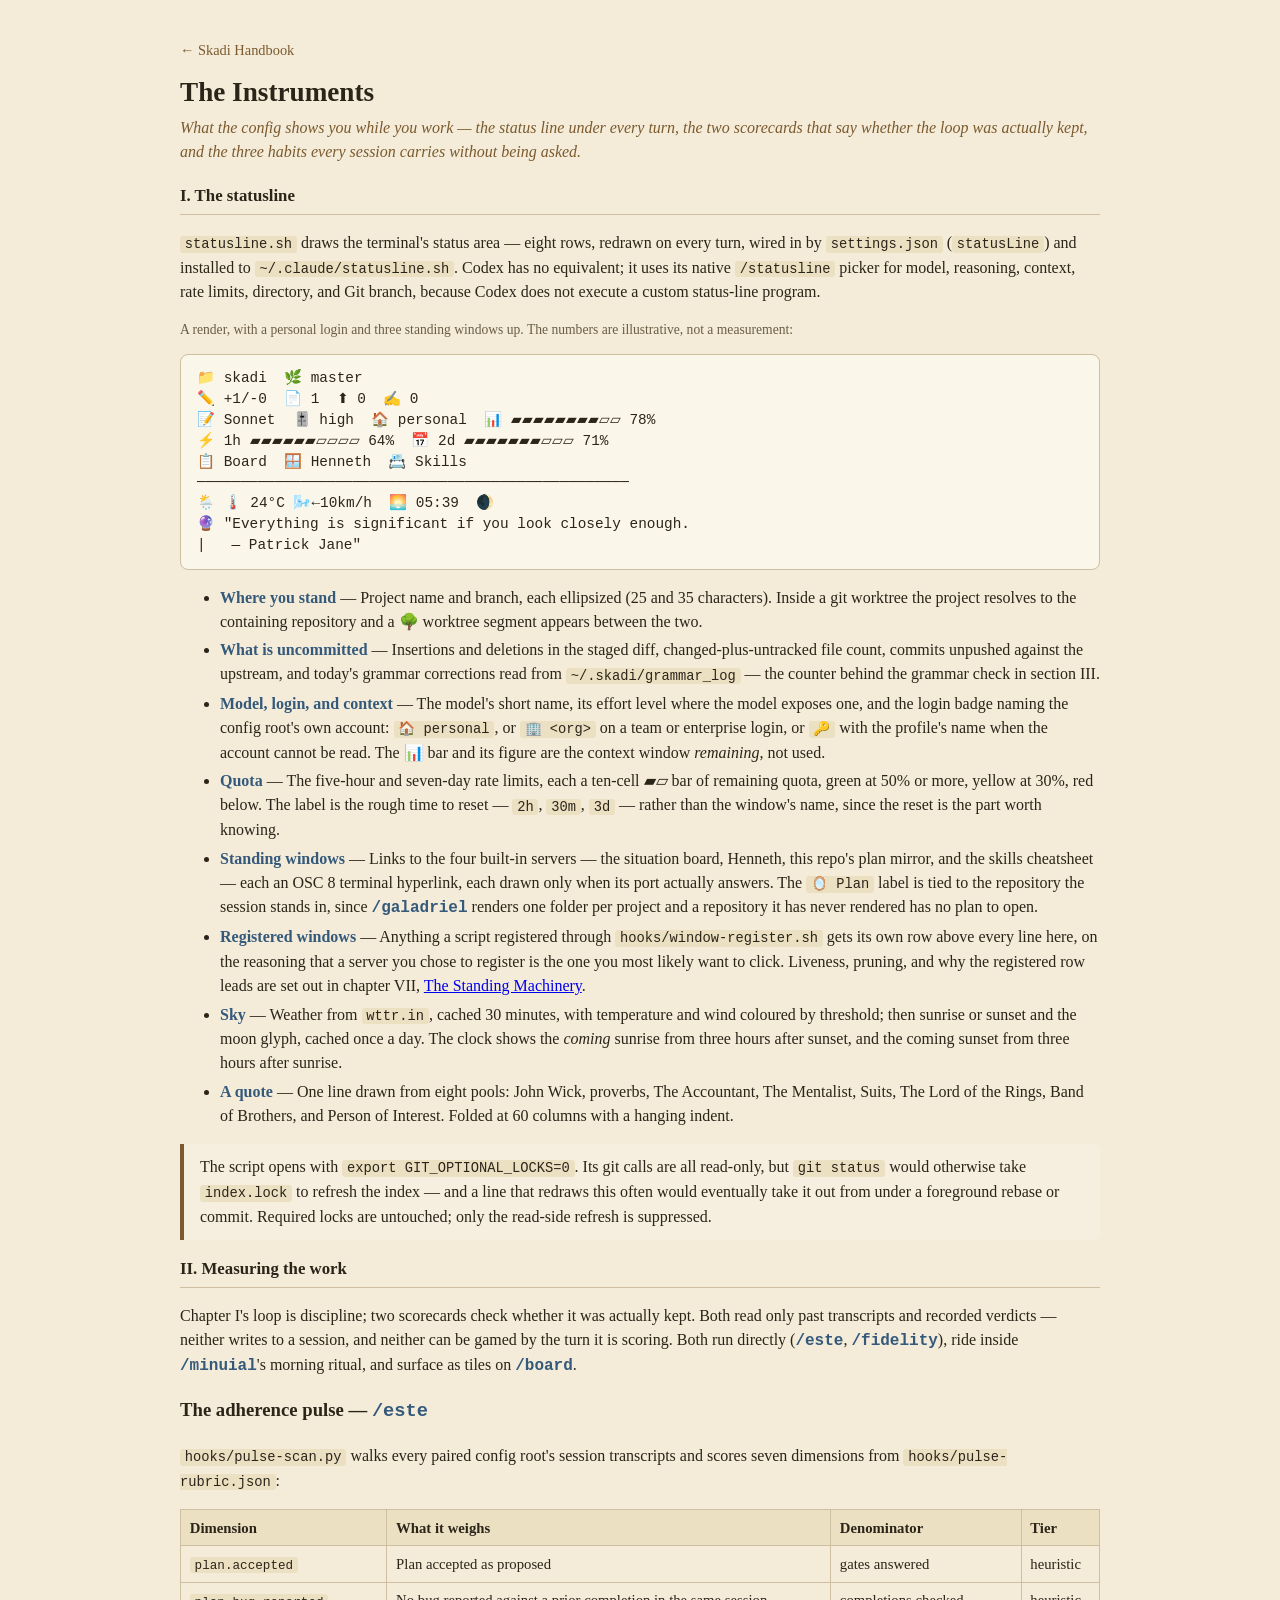
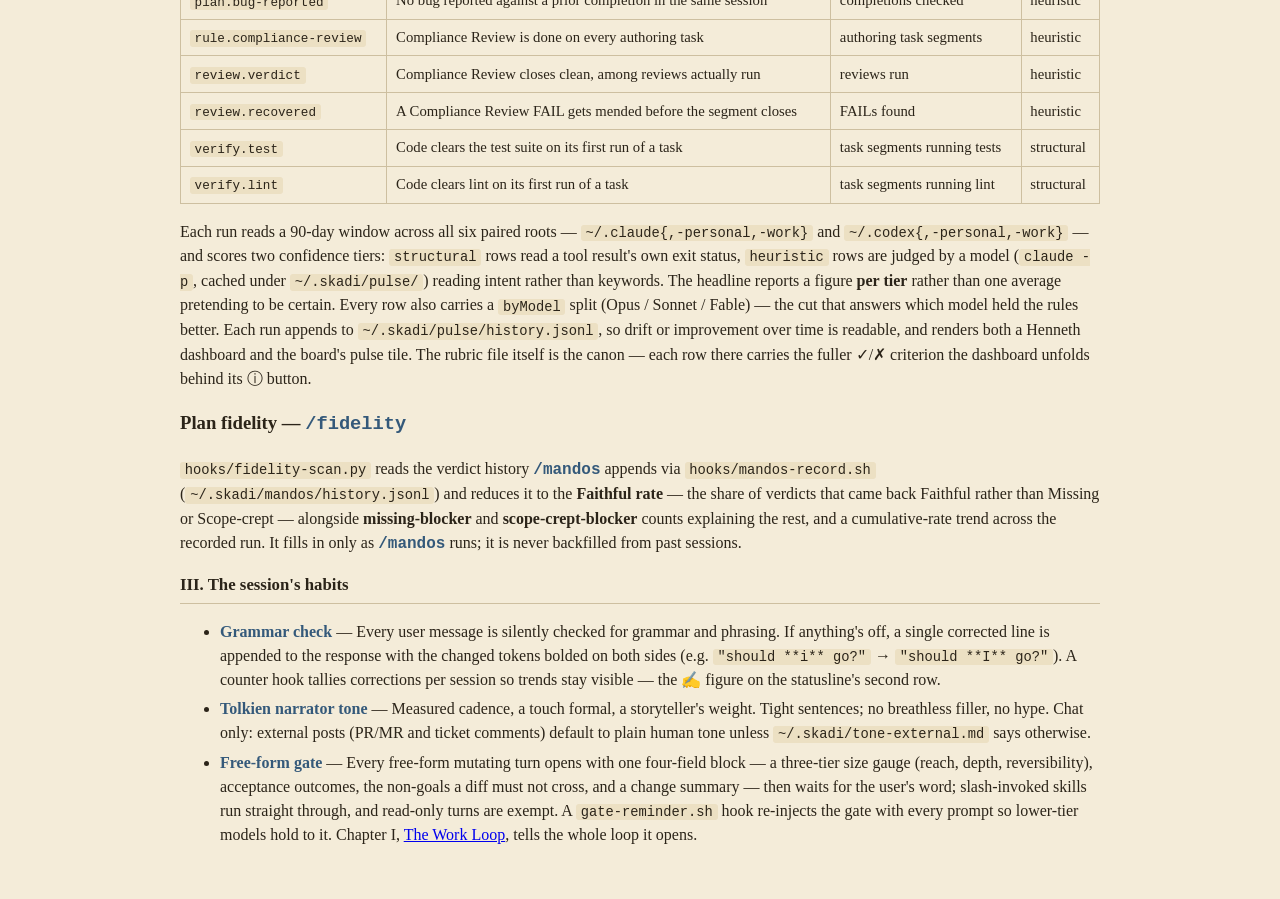
<file: handbook/instruments.html>
<!doctype html>
<html lang="en">
  <head>
    <meta charset="utf-8" />
    <meta name="viewport" content="width=device-width, initial-scale=1" />
    <title>The Instruments</title>
    <link rel="stylesheet" href="../previews/henneth/skadi-theme.css" />
    <style>
      .flow {
        max-width: 920px;
        margin: 0 auto;
      }
      .backnav {
        max-width: 920px;
        margin: 0 auto 0.6rem;
      }
      .backnav a {
        color: var(--accent);
        text-decoration: none;
        font-size: 0.9rem;
      }
      .backnav a:hover {
        text-decoration: underline;
      }
      .small {
        font-size: 0.85rem;
        color: #6b5d44;
      }
      .render {
        background: var(--panel);
        border: 1px solid var(--line);
        border-radius: 8px;
        padding: 0.8rem 1rem;
        margin: 0.6rem 0 1rem;
        overflow-x: auto;
      }
      .render pre {
        margin: 0;
        font-family: ui-monospace, Menlo, monospace;
        font-size: 0.9rem;
        line-height: 1.45;
      }
      .rows li {
        margin: 0.3rem 0;
      }
      .rows .row {
        font-weight: 600;
        color: var(--blue);
      }
      td:first-child {
        white-space: nowrap;
      }
    </style>
  </head>
  <body>
    <div class="backnav"><a href="index.html">← Skadi Handbook</a></div>

    <div class="flow">
      <h1>The Instruments</h1>
      <p class="sub">
        What the config shows you while you work — the status line under every
        turn, the two scorecards that say whether the loop was actually kept,
        and the three habits every session carries without being asked.
      </p>

      <h2>I. The statusline</h2>
      <p>
        <code>statusline.sh</code> draws the terminal's status area — eight rows,
        redrawn on every turn, wired in by <code>settings.json</code>
        (<code>statusLine</code>) and installed to
        <code>~/.claude/statusline.sh</code>. Codex has no equivalent; it uses
        its native <code>/statusline</code> picker for model, reasoning,
        context, rate limits, directory, and Git branch, because Codex does not
        execute a custom status-line program.
      </p>
      <p class="small">
        A render, with a personal login and three standing windows up. The
        numbers are illustrative, not a measurement:
      </p>
      <div class="render">
        <pre>
📁 skadi  🌿 master
✏️ +1/-0  📄 1  ⬆ 0  ✍️ 0
📝 Sonnet  🎚️ high  🏠 personal  📊 ▰▰▰▰▰▰▰▰▱▱ 78%
⚡ 1h ▰▰▰▰▰▰▱▱▱▱ 64%  📅 2d ▰▰▰▰▰▰▰▱▱▱ 71%
📋 Board  🪟 Henneth  📇 Skills
──────────────────────────────────────────────────
🌦️ 🌡️ 24°C 🌬️←10km/h  🌅 05:39  🌒
🔮 "Everything is significant if you look closely enough.
|   — Patrick Jane"</pre>
      </div>
      <ul class="rows">
        <li>
          <span class="row">Where you stand</span> — Project name and branch,
          each ellipsized (25 and 35 characters). Inside a git worktree the
          project resolves to the containing repository and a 🌳 worktree
          segment appears between the two.
        </li>
        <li>
          <span class="row">What is uncommitted</span> — Insertions and
          deletions in the staged diff, changed-plus-untracked file count,
          commits unpushed against the upstream, and today's grammar
          corrections read from <code>~/.skadi/grammar_log</code> — the counter
          behind the grammar check in section III.
        </li>
        <li>
          <span class="row">Model, login, and context</span> — The model's short
          name, its effort level where the model exposes one, and the login
          badge naming the config root's own account: <code>🏠 personal</code>,
          or <code>🏢 &lt;org&gt;</code> on a team or enterprise login, or
          <code>🔑</code> with the profile's name when the account cannot be
          read. The 📊 bar and its figure are the context window
          <i>remaining</i>, not used.
        </li>
        <li>
          <span class="row">Quota</span> — The five-hour and seven-day rate
          limits, each a ten-cell ▰▱ bar of remaining quota, green at 50% or
          more, yellow at 30%, red below. The label is the rough time to reset
          — <code>2h</code>, <code>30m</code>, <code>3d</code> — rather than the
          window's name, since the reset is the part worth knowing.
        </li>
        <li>
          <span class="row">Standing windows</span> — Links to the four built-in
          servers — the situation board, Henneth, this repo's plan mirror, and
          the skills cheatsheet — each an OSC 8 terminal hyperlink, each drawn
          only when its port actually answers. The <code>🪞 Plan</code> label is
          tied to the repository the session stands in, since
          <span class="name">/galadriel</span> renders one folder per project
          and a repository it has never rendered has no plan to open.
        </li>
        <li>
          <span class="row">Registered windows</span> — Anything a script
          registered through <code>hooks/window-register.sh</code> gets its own
          row above every line here, on the reasoning that a server you chose to
          register is the one you most likely want to click. Liveness, pruning,
          and why the registered row leads are set out in chapter VII,
          <a href="standing-machinery.html">The Standing Machinery</a>.
        </li>
        <li>
          <span class="row">Sky</span> — Weather from <code>wttr.in</code>,
          cached 30 minutes, with temperature and wind coloured by threshold;
          then sunrise or sunset and the moon glyph, cached once a day. The
          clock shows the <i>coming</i> sunrise from three hours after sunset,
          and the coming sunset from three hours after sunrise.
        </li>
        <li>
          <span class="row">A quote</span> — One line drawn from eight pools:
          John Wick, proverbs, The Accountant, The Mentalist, Suits, The Lord of
          the Rings, Band of Brothers, and Person of Interest. Folded at 60
          columns with a hanging indent.
        </li>
      </ul>
      <p class="note">
        The script opens with <code>export GIT_OPTIONAL_LOCKS=0</code>. Its git
        calls are all read-only, but <code>git status</code> would otherwise
        take <code>index.lock</code> to refresh the index — and a line that
        redraws this often would eventually take it out from under a foreground
        rebase or commit. Required locks are untouched; only the read-side
        refresh is suppressed.
      </p>

      <h2>II. Measuring the work</h2>
      <p>
        Chapter I's loop is discipline; two scorecards check whether it was
        actually kept. Both read only past transcripts and recorded verdicts —
        neither writes to a session, and neither can be gamed by the turn it is
        scoring. Both run directly (<span class="name">/este</span>,
        <span class="name">/fidelity</span>), ride inside
        <span class="name">/minuial</span>'s morning ritual, and surface as
        tiles on <span class="name">/board</span>.
      </p>

      <h3>The adherence pulse — <span class="name">/este</span></h3>
      <p>
        <code>hooks/pulse-scan.py</code> walks every paired config root's
        session transcripts and scores seven dimensions from
        <code>hooks/pulse-rubric.json</code>:
      </p>
      <table>
        <thead>
          <tr>
            <th>Dimension</th>
            <th>What it weighs</th>
            <th>Denominator</th>
            <th>Tier</th>
          </tr>
        </thead>
        <tbody>
          <tr>
            <td><code>plan.accepted</code></td>
            <td>Plan accepted as proposed</td>
            <td>gates answered</td>
            <td>heuristic</td>
          </tr>
          <tr>
            <td><code>plan.bug-reported</code></td>
            <td>No bug reported against a prior completion in the same session</td>
            <td>completions checked</td>
            <td>heuristic</td>
          </tr>
          <tr>
            <td><code>rule.compliance-review</code></td>
            <td>Compliance Review is done on every authoring task</td>
            <td>authoring task segments</td>
            <td>heuristic</td>
          </tr>
          <tr>
            <td><code>review.verdict</code></td>
            <td>Compliance Review closes clean, among reviews actually run</td>
            <td>reviews run</td>
            <td>heuristic</td>
          </tr>
          <tr>
            <td><code>review.recovered</code></td>
            <td>A Compliance Review FAIL gets mended before the segment closes</td>
            <td>FAILs found</td>
            <td>heuristic</td>
          </tr>
          <tr>
            <td><code>verify.test</code></td>
            <td>Code clears the test suite on its first run of a task</td>
            <td>task segments running tests</td>
            <td>structural</td>
          </tr>
          <tr>
            <td><code>verify.lint</code></td>
            <td>Code clears lint on its first run of a task</td>
            <td>task segments running lint</td>
            <td>structural</td>
          </tr>
        </tbody>
      </table>
      <p>
        Each run reads a 90-day window across all six paired roots —
        <code>~/.claude{,-personal,-work}</code> and
        <code>~/.codex{,-personal,-work}</code> — and scores two confidence
        tiers: <code>structural</code> rows read a tool result's own exit
        status, <code>heuristic</code> rows are judged by a model
        (<code>claude -p</code>, cached under <code>~/.skadi/pulse/</code>)
        reading intent rather than keywords. The headline reports a figure
        <b>per tier</b> rather than one average pretending to be certain. Every
        row also carries a <code>byModel</code> split (Opus / Sonnet / Fable) —
        the cut that answers which model held the rules better. Each run
        appends to <code>~/.skadi/pulse/history.jsonl</code>, so drift or
        improvement over time is readable, and renders both a Henneth dashboard
        and the board's pulse tile. The rubric file itself is the canon — each
        row there carries the fuller ✓/✗ criterion the dashboard unfolds behind
        its ⓘ button.
      </p>

      <h3>Plan fidelity — <span class="name">/fidelity</span></h3>
      <p>
        <code>hooks/fidelity-scan.py</code> reads the verdict history
        <span class="name">/mandos</span> appends via
        <code>hooks/mandos-record.sh</code>
        (<code>~/.skadi/mandos/history.jsonl</code>) and reduces it to the
        <b>Faithful rate</b> — the share of verdicts that came back Faithful
        rather than Missing or Scope-crept — alongside <b>missing-blocker</b>
        and <b>scope-crept-blocker</b> counts explaining the rest, and a
        cumulative-rate trend across the recorded run. It fills in only as
        <span class="name">/mandos</span> runs; it is never backfilled from
        past sessions.
      </p>

      <h2>III. The session's habits</h2>
      <ul class="rows">
        <li>
          <span class="row">Grammar check</span> — Every user message is
          silently checked for grammar and phrasing. If anything's off, a single
          corrected line is appended to the response with the changed tokens
          bolded on both sides (e.g. <code>"should **i** go?"</code> →
          <code>"should **I** go?"</code>). A counter hook tallies corrections
          per session so trends stay visible — the ✍️ figure on the statusline's
          second row.
        </li>
        <li>
          <span class="row">Tolkien narrator tone</span> — Measured cadence, a
          touch formal, a storyteller's weight. Tight sentences; no breathless
          filler, no hype. Chat only: external posts (PR/MR and ticket comments)
          default to plain human tone unless
          <code>~/.skadi/tone-external.md</code> says otherwise.
        </li>
        <li>
          <span class="row">Free-form gate</span> — Every free-form mutating
          turn opens with one four-field block — a three-tier size gauge
          (reach, depth, reversibility), acceptance outcomes, the non-goals a
          diff must not cross, and a change summary — then waits for the user's
          word; slash-invoked skills run straight through, and read-only turns
          are exempt. A <code>gate-reminder.sh</code> hook re-injects the gate
          with every prompt so lower-tier models hold to it. Chapter I,
          <a href="work-loop.html">The Work Loop</a>, tells the whole loop it
          opens.
        </li>
      </ul>
    </div>
  </body>
</html>
</file>
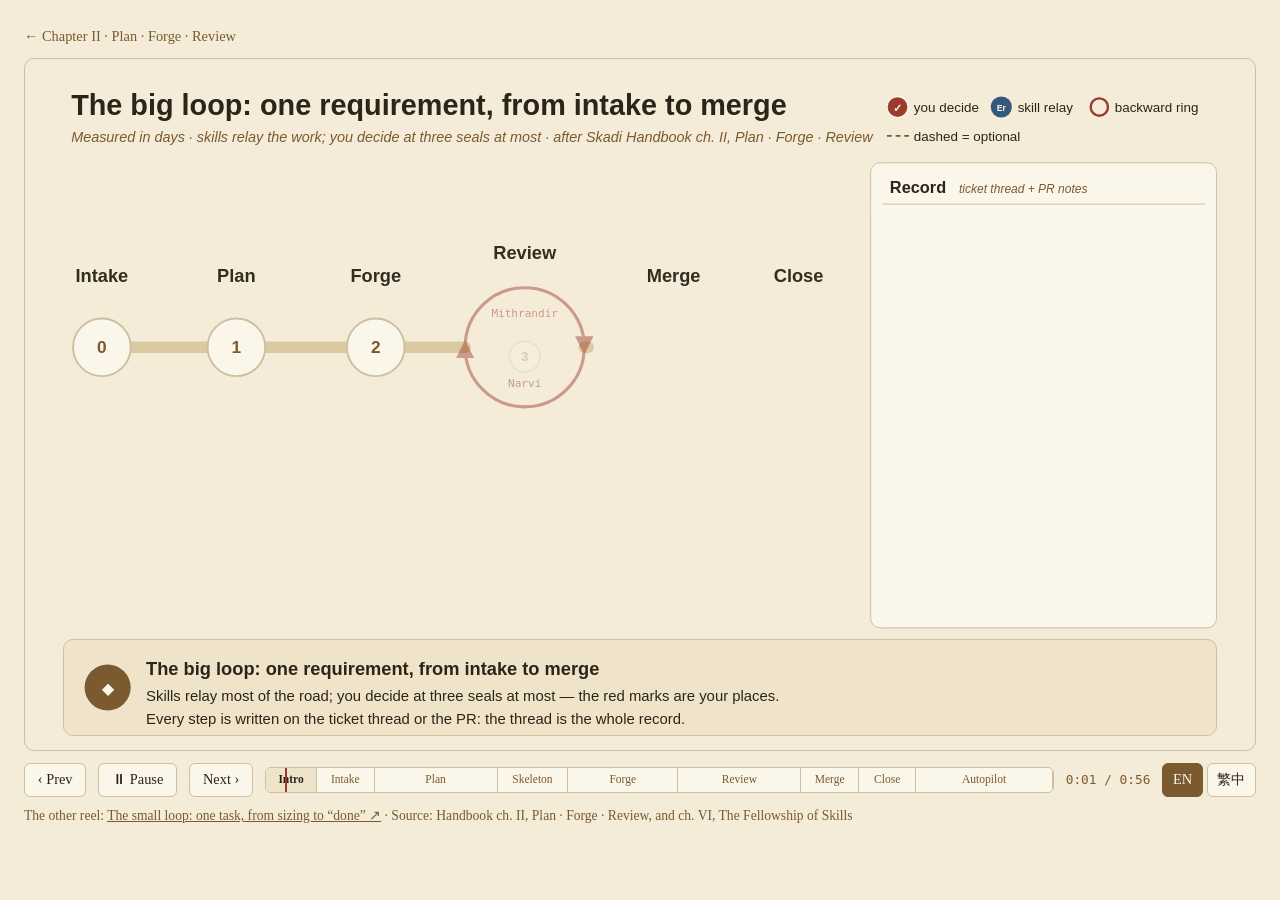
<file: handbook/reel-ticket-to-merge.html>
<!doctype html>
<html lang="en">
<head>
<meta charset="utf-8">
<meta name="viewport" content="width=device-width, initial-scale=1">
<title>Reel · The big loop</title>
<style>
  /* Fallback tokens for opening this file straight off disk; the shared
     theme linked below redefines them and wins when it loads. */
  :root {
    --ink: #2b2419; --bg: #f4ecd9; --panel: #fbf6ea; --line: #cdbfa0;
    --accent: #7a5a2e; --green: #3f6b3a; --red: #9a3b2e; --blue: #34597a;
    --th: #ece0c3; --raise: #efe4c9;
  }
</style>
<link rel="stylesheet" href="../previews/henneth/skadi-theme.css">
<style>
  body { padding: 24px; }
  .reel { max-width: 1280px; margin: 0 auto; }
  .backnav { margin: 0 0 .6rem; }
  .backnav a { color: var(--accent); text-decoration: none; font-size: .9rem; }
  .backnav a:hover { text-decoration: underline; }
  #stage { display: block; width: 100%; height: auto; background: var(--bg);
           border: 1px solid var(--line); border-radius: 10px; }
  #stage text { font-family: "Iowan Old Style", "Palatino Linotype", Georgia, "PingFang TC", "Heiti TC", sans-serif; fill: var(--ink); }
  #stage .mono { font-family: ui-monospace, Menlo, "PingFang TC", monospace; }
  #stage .t-title { font-size: 30px; font-weight: 700; }
  #stage .t-sub { font-size: 15px; font-style: italic; fill: var(--accent); }
  #stage .lg { font-size: 14px; }
  #stage .lg-dash { stroke: var(--accent); stroke-width: 2; stroke-dasharray: 5 4; }
  #stage .rule { stroke: var(--line); }
  #stage .stop-panel { stop-color: var(--panel); }
  #stage .road { fill: none; stroke: #dbc9a2; stroke-width: 12; stroke-linecap: round; }
  #stage .road-mid { fill: none; stroke: var(--accent); stroke-width: 1.6; stroke-dasharray: 2 8; stroke-linecap: round; opacity: .5; }
  #stage .detour { fill: none; stroke: var(--accent); stroke-width: 2.5; stroke-dasharray: 7 5; }
  #stage .node { fill: var(--panel); stroke: var(--accent); stroke-width: 1.5; stroke-dasharray: 4 3; }
  #stage [data-st=active] > .node { fill: #fff6df; stroke-width: 2.5; stroke-dasharray: none; }
  #stage .node-t { font-size: 13px; font-weight: 700; text-anchor: middle; }
  #stage .opt-t { font-size: 11px; font-style: italic; fill: var(--accent); text-anchor: middle; }
  #stage .ring { fill: none; stroke: var(--red); stroke-width: 3.2; }
  #stage [data-st=active] > .ring { stroke-width: 4.6; }
  #stage .mk-r { fill: var(--red); }
  #stage .mk-b { fill: var(--blue); }
  #stage .ring-lbl { font-size: 11.5px; fill: var(--red); text-anchor: middle; }
  #stage .disc { fill: var(--panel); stroke: var(--line); stroke-width: 2; }
  #stage .halo { fill: none; stroke: var(--accent); stroke-width: 2.5; opacity: 0; }
  #stage .num { font-size: 18px; font-weight: 700; fill: var(--accent); text-anchor: middle; dominant-baseline: central; }
  #stage .chk { font-size: 20px; font-weight: 700; fill: #fbf6ea; text-anchor: middle; dominant-baseline: central; display: none; }
  #stage [data-st=active] > .disc { stroke: var(--accent); stroke-width: 3.5; fill: #fff6df; }
  #stage [data-st=done] > .disc { fill: var(--green); stroke: var(--green); }
  #stage [data-st=done] > .num { display: none; }
  #stage [data-st=done] > .chk { display: inline; }
  #stage .st-name { font-size: 19px; font-weight: 700; text-anchor: middle; }
  #stage .st-sub { font-size: 12.5px; fill: var(--blue); text-anchor: middle; }
  #stage .st-sub.plain { fill: var(--accent); font-style: italic; }
  #stage .slot { fill: none; stroke: var(--red); stroke-width: 1.5; stroke-dasharray: 3 3; }
  #stage .seal-bg { fill: var(--red); stroke: #fbf6ea; stroke-width: 1.5; }
  #stage .seal-t { fill: #fbf6ea; font-size: 15px; font-weight: 700; text-anchor: middle; dominant-baseline: central; }
  #stage .tk-bg { fill: #fffaf0; stroke: var(--accent); stroke-width: 1.6; }
  #stage .tk-stub { fill: var(--th); }
  #stage .tk-t { font-size: 12px; font-weight: 700; fill: var(--accent); text-anchor: middle; dominant-baseline: central; }
  #stage .stamp rect { fill: var(--green); }
  #stage .stamp text { fill: #fbf6ea; font-size: 10.5px; font-weight: 700; text-anchor: middle; dominant-baseline: central; }
  #stage .panel-bg { fill: var(--panel); stroke: var(--line); }
  #stage .panel-h { font-size: 17px; font-weight: 700; }
  #stage .panel-s { font-size: 12.5px; font-style: italic; fill: var(--accent); }
  #stage .card .bg { fill: #fffdf7; stroke: var(--line); }
  #stage .card.verdict .bg { stroke: var(--red); stroke-width: 1.6; }
  #stage .card.opt .bg { stroke-dasharray: 4 3; }
  #stage .av-h { fill: var(--red); }
  #stage .av-s { fill: var(--blue); }
  #stage .av-t { fill: #fbf6ea; font-size: 11px; font-weight: 700; text-anchor: middle; dominant-baseline: central; }
  html[lang="en"] #stage .av-t.h { font-size: 8.5px; }
  #stage .tok { font-size: 13px; font-weight: 700; fill: var(--blue); }
  #stage .card.human .tok { fill: var(--red); }
  #stage .who { font-size: 12px; fill: var(--accent); }
  #stage .gloss { font-size: 12.5px; }
  #stage .tag rect { fill: var(--th); }
  #stage .tag text { font-size: 9.5px; fill: var(--accent); text-anchor: middle; }
  #stage .fp-bg { fill: #fffdf7; stroke: var(--accent); stroke-width: 1.2; }
  #stage .fp-t { font-size: 12px; }
  #stage .box { fill: var(--panel); stroke: var(--line); }
  #stage .box-on { fill: var(--green); }
  #stage .box-t { font-size: 10px; fill: var(--accent); text-anchor: middle; dominant-baseline: central; }
  #stage .box-on-t { font-size: 11px; fill: #fbf6ea; font-weight: 700; text-anchor: middle; dominant-baseline: central; }
  #stage .link-chip { fill: var(--panel); stroke: var(--accent); stroke-width: 1.2; }
  #stage .link-t { font-size: 12.5px; fill: var(--accent); text-anchor: middle; }
  #stage .link-hi { fill: none; stroke: var(--accent); stroke-width: 2.6; }
  #stage .band-bg { fill: var(--raise); stroke: var(--line); }
  #stage .band-k { font-size: 15px; font-weight: 700; fill: var(--blue); }
  #stage .band-t { font-size: 14px; }
  #stage .drop { stroke: var(--blue); stroke-width: 1.2; stroke-dasharray: 2 4; }
  #stage .flow { stroke: var(--blue); stroke-width: 1.4; }
  #stage .pill { fill: var(--panel); stroke: var(--blue); stroke-width: 1.2; }
  #stage .pill-on { fill: var(--blue); }
  #stage .pill-t { font-size: 12.5px; fill: var(--blue); text-anchor: middle; dominant-baseline: central; }
  #stage .pill-on-t { font-size: 12.5px; fill: #fbf6ea; text-anchor: middle; dominant-baseline: central; }
  #stage .chip { fill: var(--panel); stroke: var(--line); }
  #stage .chip-t { font-size: 13px; fill: var(--accent); text-anchor: middle; dominant-baseline: central; }
  #stage .chip-go { fill: var(--green); }
  #stage .chip-q { fill: var(--accent); }
  #stage .chip-on-t { font-size: 13px; fill: #fbf6ea; font-weight: 700; text-anchor: middle; dominant-baseline: central; }
  #stage .state-t { font-size: 13.5px; font-style: italic; }
  #stage .cap-bg { fill: var(--raise); stroke: var(--line); }
  #stage .cap-badge { fill: var(--accent); }
  #stage .cap-num { fill: #fbf6ea; font-size: 16px; font-weight: 700; text-anchor: middle; dominant-baseline: central; }
  #stage .cap-title { font-size: 19px; font-weight: 700; }
  #stage .cap-line { font-size: 15.5px; }

  .ctl { display: flex; flex-wrap: wrap; align-items: center; gap: 8px 12px; margin-top: 12px; }
  .ctl button { font: inherit; font-size: .9rem; background: var(--panel); color: var(--ink);
                border: 1px solid var(--line); border-radius: 6px; padding: .3rem .8rem; cursor: pointer; }
  .ctl button:hover { border-color: var(--accent); }
  .ctl button:focus-visible { outline: 2px solid var(--accent); outline-offset: 2px; }
  .bar { flex: 1 1 320px; min-width: 0; display: flex; position: relative; height: 26px; cursor: pointer;
         border: 1px solid var(--line); border-radius: 6px; overflow: hidden; background: var(--panel); }
  .seg { flex-basis: 0; min-width: 0; border-right: 1px solid var(--line); font-size: .72rem; color: var(--accent);
         display: flex; align-items: center; justify-content: center; padding: 0 2px;
         white-space: nowrap; overflow: hidden; text-overflow: ellipsis; }
  .seg:last-child { border-right: 0; }
  .seg.on { background: var(--raise); color: var(--ink); font-weight: 700; }
  .head { position: absolute; top: 0; bottom: 0; width: 2px; background: var(--red); pointer-events: none; }
  .clock { font-family: ui-monospace, Menlo, monospace; font-size: .8rem; color: var(--accent); min-width: 6.5em; }
  .langtoggle { display: inline-flex; gap: 4px; }
  .ctl .langtoggle button { padding: .3rem .6rem; }
  .ctl .langtoggle button.active { background: var(--accent); border-color: var(--accent); color: var(--panel); }
  .foot { font-size: .85rem; color: var(--accent); margin: .6rem 0 0; }
  .foot a { color: var(--accent); }
  html.embed body { padding: 0; background: transparent; }
  html.embed .backnav, html.embed .foot { display: none; }
  html.capture body { padding: 0; background: var(--bg); }
  html.capture .reel { max-width: none; }
  html.capture #stage { width: 1280px; border: 0; border-radius: 0; }
  html.capture .backnav, html.capture .ctl, html.capture .foot { display: none; }
  @media (max-width: 640px) { body { padding: 16px; } }
</style>
</head>
<body>
<main class="reel">
<div class="backnav"><a href="plan-forge-review.html" data-en="← Chapter II · Plan · Forge · Review">← 第二章 Plan · Forge · Review</a></div>
<svg id="stage" viewBox="0 0 1280 720" role="img" aria-labelledby="stTitle stDesc">
  <title id="stTitle" data-en="The big loop: one requirement, from intake to merge">大圈：一項需求，從進來到合併</title>
  <desc id="stDesc" data-en="Intake, plan, an optional skeleton, forge, review, merge and close, then the autopilot. The red seals mark the places you decide; the right-hand panel is the record left on the ticket and the PR.">進料、規劃、骨架（可選）、鍛造、審查、合併、結案，最後是自動駕駛。紅色印記是你拍板的位置，右側是 ticket 與 PR 上留下的紀錄。</desc>
  <defs>
    <filter id="sh" x="-25%" y="-35%" width="150%" height="180%">
      <feDropShadow dx="0" dy="1.5" stdDeviation="1.6" flood-color="#5b4320" flood-opacity=".22"/>
    </filter>
    <marker id="arR" viewBox="0 0 10 10" refX="6" refY="5" markerWidth="6" markerHeight="6" orient="auto">
      <path class="mk-r" d="M0 0 L10 5 L0 10 z"/>
    </marker>
    <marker id="arB" viewBox="0 0 10 10" refX="8" refY="5" markerWidth="6" markerHeight="6" orient="auto">
      <path class="mk-b" d="M0 0 L10 5 L0 10 z"/>
    </marker>
    <clipPath id="threadClip"><rect x="880" y="156" width="360" height="432"/></clipPath>
    <linearGradient id="fadeTop" x1="0" y1="0" x2="0" y2="1">
      <stop offset="0" class="stop-panel"/>
      <stop offset="1" class="stop-panel" stop-opacity="0"/>
    </linearGradient>
  </defs>

  <!-- header -->
  <text class="t-title" x="48" y="58" data-en="The big loop: one requirement, from intake to merge">大圈：一項需求，從進來到合併</text>
  <text class="t-sub" x="48" y="86" data-en="Measured in days · skills relay the work; you decide at three seals at most · after Skadi Handbook ch. II, Plan · Forge · Review">以天計 · 多個 skill 接力，你最多在三處拍板 · 依 Skadi 手冊第二章 Plan · Forge · Review</text>
  <g data-in="intro@0.3">
    <circle class="seal-bg" cx="908" cy="50" r="11"/><text class="seal-t" x="908" y="50.5" style="font-size:11px" data-en="✓">准</text>
    <text class="lg" x="925" y="55" data-en="you decide">你拍板</text>
    <circle class="av-s" cx="1016" cy="50" r="11"/><text class="av-t" x="1016" y="50.5" style="font-size:9px">Er</text>
    <text class="lg" x="1033" y="55" data-en="skill relay">skill 接力</text>
    <circle class="ring" cx="1118" cy="50" r="9" style="stroke-width:2.5"/>
    <text class="lg" x="1134" y="55" data-en="backward ring">往回走的紅環</text>
    <line class="lg-dash" x1="897" y1="80" x2="921" y2="80"/>
    <text class="lg" x="925" y="85" data-en="dashed = optional">虛線＝可選</text>
  </g>

  <!-- road -->
  <path class="road" d="M80 300 H458" data-r0="intro@0.2" data-rd="0.8"/>
  <path class="road" d="M582 300 H805" data-r0="intro@1.3" data-rd="0.5"/>
  <g data-in="intro@1.6">
    <path class="road-mid" d="M80 300 H458"/>
    <path class="road-mid" d="M582 300 H805"/>
  </g>

  <!-- optional skeleton detour -->
  <g data-in="intro@1.7">
    <path id="detour" class="detour" d="M246 286 C256 236 266 200 292 200 C318 200 328 236 339 286"/>
    <g data-state-of="skel">
      <rect class="node" x="259" y="187" width="66" height="26" rx="6"/>
      <text class="node-t" x="292" y="205" data-en="Skeleton">骨架</text>
    </g>
    <text class="opt-t" x="292" y="180" data-en="optional">可選</text>
  </g>

  <!-- review ring -->
  <g data-in="intro@1.2">
    <g data-state-of="review">
      <path class="ring" d="M458 300 A62 62 0 0 1 582 300" marker-end="url(#arR)"/>
      <path class="ring" d="M582 300 A62 62 0 0 1 458 300" marker-end="url(#arR)"/>
    </g>
    <text class="ring-lbl mono" x="520" y="268">Mithrandir</text>
    <text class="ring-lbl mono" x="520" y="341">Narvi</text>
  </g>

  <!-- stations -->
  <g transform="translate(80,300)"><g data-in="intro@0.5" data-rise><g class="st" data-state-of="intake">
    <circle class="halo" r="37"/><circle class="disc" r="30"/><text class="num">0</text><text class="chk">✓</text></g></g></g>
  <g transform="translate(220,300)"><g data-in="intro@0.7" data-rise><g class="st" data-state-of="plan">
    <circle class="halo" r="37"/><circle class="disc" r="30"/><text class="num">1</text><text class="chk">✓</text></g></g></g>
  <g transform="translate(365,300)"><g data-in="intro@0.9" data-rise><g class="st" data-state-of="forge">
    <circle class="halo" r="37"/><circle class="disc" r="30"/><text class="num">2</text><text class="chk">✓</text></g></g></g>
  <g transform="translate(520,300)"><g data-in="intro@1.3" data-rise><g class="st" data-state-of="review">
    <circle class="halo" r="22"/><circle class="disc" r="16"/><text class="num" style="font-size:14px">3</text><text class="chk" style="font-size:14px">✓</text></g></g></g>
  <g transform="translate(675,300)"><g data-in="intro@1.5" data-rise><g class="st" data-state-of="merge">
    <circle class="halo" r="37"/><circle class="disc" r="30"/><text class="num">4</text><text class="chk">✓</text></g></g></g>
  <g transform="translate(805,300)"><g data-in="intro@1.7" data-rise><g class="st" data-state-of="close">
    <circle class="halo" r="37"/><circle class="disc" r="30"/><text class="num">5</text><text class="chk">✓</text></g></g></g>

  <g data-in="intro@1.0">
    <text class="st-name" x="80" y="232" data-en="Intake">進料</text>
    <text class="st-name" x="220" y="232" data-en="Plan">規劃</text>
    <text class="st-name" x="365" y="232" data-en="Forge">鍛造</text>
    <text class="st-name" x="520" y="208" data-en="Review">審查</text>
    <text class="st-name" x="675" y="232" data-en="Merge">合併</text>
    <text class="st-name" x="805" y="232" data-en="Close">結案</text>
  </g>
  <g data-in="intro@1.5">
    <text class="st-sub plain" x="80" y="352" data-en="you open a ticket">你開 ticket</text>
    <text class="st-sub mono" x="80" y="369">spec→/rumil</text>
    <text class="st-sub mono" x="220" y="352">/council</text>
    <text class="st-sub mono" x="220" y="369">/glorfindel</text>
    <text class="st-sub mono" x="365" y="352">/celebrimbor</text>
    <text class="st-sub mono" x="365" y="369">/aule</text>
    <text class="st-sub mono" x="520" y="388" data-en="/mandos: right code?">/mandos 量「做對了沒」</text>
    <text class="st-sub plain" x="675" y="352" data-en="you press merge">你按 merge</text>
    <text class="st-sub mono" x="675" y="369" data-en="local: /celebrant">本地：/celebrant</text>
    <text class="st-sub mono" x="805" y="352">/aule</text>
    <text class="st-sub mono" x="805" y="369">[METTA]</text>
  </g>

  <!-- human seals: a dashed slot waits until the verdict stamps it -->
  <g transform="translate(192,262)">
    <circle class="slot" r="16" data-in="@slots" data-out="@planVerdict"/>
    <g class="seal" id="sealPlan" style="opacity:0"><circle class="seal-bg" r="16"/><text class="seal-t" data-en="✓">准</text></g>
  </g>
  <g transform="translate(339,186)">
    <circle class="slot" r="12" data-in="@slots" data-out="@skelVerdict"/>
    <g class="seal" id="sealSkel" style="opacity:0"><circle class="seal-bg" r="12"/><text class="seal-t" style="font-size:12px" data-en="✓">准</text></g>
  </g>
  <g transform="translate(647,262)">
    <circle class="slot" r="16" data-in="@slots" data-out="@mergeVerdict"/>
    <g class="seal" id="sealMerge" style="opacity:0"><circle class="seal-bg" r="16"/><text class="seal-t" data-en="✓">併</text></g>
  </g>

  <!-- forge detail -->
  <g data-in="forge@0.5" data-out="forge@7.6">
    <rect class="fp-bg" x="284" y="392" width="162" height="94" rx="8" filter="url(#sh)"/>
    <text class="fp-t" x="296" y="413">Steps</text>
    <rect class="box" x="342" y="402" width="16" height="16" rx="3"/><text class="box-t" x="350" y="410.5">1</text>
    <rect class="box" x="363" y="402" width="16" height="16" rx="3"/><text class="box-t" x="371" y="410.5">2</text>
    <rect class="box" x="384" y="402" width="16" height="16" rx="3"/><text class="box-t" x="392" y="410.5">3</text>
    <g data-in="forge@1.2"><rect class="box-on" x="342" y="402" width="16" height="16" rx="3"/><text class="box-on-t" x="350" y="410.5">✓</text></g>
    <g data-in="forge@1.8"><rect class="box-on" x="363" y="402" width="16" height="16" rx="3"/><text class="box-on-t" x="371" y="410.5">✓</text></g>
    <g data-in="forge@2.4"><rect class="box-on" x="384" y="402" width="16" height="16" rx="3"/><text class="box-on-t" x="392" y="410.5">✓</text></g>
    <text class="fp-t mono" x="296" y="434" data-in="forge@3.0">toolchain ✓</text>
    <text class="fp-t mono" x="296" y="455" data-in="forge@3.8">/mithrandir ✓</text>
    <text class="fp-t mono" x="296" y="476" data-in="forge@5.0">draft PR → [GWAITH]</text>
  </g>

  <!-- the hand-work door into the small loop -->
  <a href="reel-work-loop.html">
    <g data-in="intro@2.2" data-out="auto@0">
      <rect class="link-chip" x="258" y="496" width="214" height="26" rx="13"/>
      <text class="link-t" x="365" y="513" data-en="by hand: /working → small loop ↗">手工門 /working → 小圈 ↗</text>
      <rect class="link-hi" x="256" y="494" width="218" height="30" rx="15" data-in="forge@5.8" data-out="forge@8"/>
    </g>
  </a>

  <!-- autopilot band -->
  <g data-in="auto@0.2">
    <rect class="band-bg" x="50" y="424" width="800" height="164" rx="10"/>
    <line class="drop" x1="220" y1="440" x2="220" y2="378"/>
    <line class="drop" x1="365" y1="440" x2="365" y2="378"/>
    <line class="drop" x1="805" y1="440" x2="805" y2="378"/>
    <text class="band-k mono" x="66" y="458">/anduin</text>
    <line class="flow" x1="270" y1="452" x2="331" y2="452" marker-end="url(#arB)"/>
    <line class="flow" x1="397" y1="452" x2="771" y2="452" marker-end="url(#arB)"/>
    <rect class="pill" x="170" y="440" width="100" height="24" rx="12"/><text class="pill-t mono" x="220" y="452.5">/glorfindel</text>
    <rect class="pill" x="333" y="440" width="64" height="24" rx="12"/><text class="pill-t mono" x="365" y="452.5">/aule</text>
    <rect class="pill" x="773" y="440" width="64" height="24" rx="12"/><text class="pill-t mono" x="805" y="452.5">/aule</text>
    <g data-in="auto@1.2"><rect class="pill-on" x="170" y="440" width="100" height="24" rx="12"/><text class="pill-on-t mono" x="220" y="452.5">/glorfindel</text></g>
    <g data-in="auto@2.6"><rect class="pill-on" x="333" y="440" width="64" height="24" rx="12"/><text class="pill-on-t mono" x="365" y="452.5">/aule</text></g>
    <g data-in="auto@4.6"><rect class="pill-on" x="773" y="440" width="64" height="24" rx="12"/><text class="pill-on-t mono" x="805" y="452.5">/aule</text></g>
    <text class="band-k mono" x="66" y="508">/rhovanion</text>
    <text class="band-t" x="178" y="508" data-en="every project in the pipeline list: probe for movement, run /anduin only if it stirred">pipeline 清單裡每個專案：先看有沒有動靜，有才跑一趟 /anduin</text>
    <text class="band-k mono" x="66" y="559">/amon-sul</text>
    <rect class="chip" x="178" y="541" width="50" height="26" rx="6"/><text class="chip-t" x="203" y="554.5">5′</text>
    <rect class="chip" x="236" y="541" width="50" height="26" rx="6"/><text class="chip-t" x="261" y="554.5">10′</text>
    <rect class="chip" x="294" y="541" width="50" height="26" rx="6"/><text class="chip-t" x="319" y="554.5">20′</text>
    <rect class="chip" x="352" y="541" width="50" height="26" rx="6"/><text class="chip-t" x="377" y="554.5">30′</text>
    <rect class="chip" x="410" y="541" width="50" height="26" rx="6"/><text class="chip-t" x="435" y="554.5">60′</text>
    <g data-in="@stirred" data-out="@quiet"><rect class="chip-go" x="178" y="541" width="50" height="26" rx="6"/><text class="chip-on-t" x="203" y="554.5">5′</text></g>
    <g data-in="@quiet"><rect class="chip-q" x="236" y="541" width="50" height="26" rx="6"/><text class="chip-on-t" x="261" y="554.5">10′</text></g>
    <g data-in="auto@7.6"><rect class="chip-q" x="294" y="541" width="50" height="26" rx="6"/><text class="chip-on-t" x="319" y="554.5">20′</text></g>
    <g data-in="auto@8.2"><rect class="chip-q" x="352" y="541" width="50" height="26" rx="6"/><text class="chip-on-t" x="377" y="554.5">30′</text></g>
    <g data-in="auto@8.8"><rect class="chip-q" x="410" y="541" width="50" height="26" rx="6"/><text class="chip-on-t" x="435" y="554.5">60′</text></g>
    <text class="state-t" x="476" y="559" data-in="@stirred" data-out="@quiet" data-en="STIRRED: the road moved, ride again in 5 min">STIRRED：路上有動靜，5 分鐘後再巡</text>
    <text class="state-t" x="476" y="559" data-in="@quiet" data-en="QUIET: a still road, the wait keeps growing">QUIET：一直安靜，巡的間隔越拉越長</text>
  </g>

  <!-- record panel -->
  <g data-in="intro@0.8">
    <rect class="panel-bg" x="880" y="108" width="360" height="484" rx="10"/>
    <text class="panel-h" x="900" y="139" data-en="Record">紀錄</text>
    <text class="panel-s" x="972" y="139" data-en="ticket thread + PR notes">ticket 討論串＋PR 留言</text>
    <line class="rule" x1="892" y1="151" x2="1228" y2="151"/>
  </g>
  <g clip-path="url(#threadClip)"><g id="threadScroll"></g></g>
  <rect data-in="intro@0.8" x="881" y="152" width="358" height="18" fill="url(#fadeTop)"/>

  <!-- tokens ride above the road -->
  <g id="tok42" style="opacity:0" filter="url(#sh)">
    <rect class="tk-bg" x="-24" y="-15" width="48" height="30" rx="4"/>
    <rect class="tk-stub" x="-23" y="-14" width="9" height="28" rx="2"/>
    <text class="tk-t mono" x="4" y="0.5">#42</text>
    <g transform="translate(0,-26) rotate(-8)">
      <g class="stamp" data-in="close@1.6"><rect x="-27" y="-9" width="54" height="18" rx="4"/><text x="0" y="0.5">merged</text></g>
    </g>
  </g>
  <g id="autoToks"></g>

  <!-- captions -->
  <rect class="cap-bg" x="40" y="604" width="1200" height="100" rx="10"/>
  <g id="captions"></g>
</svg>

<div class="ctl" aria-label="Playback controls">
  <button id="prev" type="button" title="Previous stop (←)" data-en="‹ Prev">‹ 上一站</button>
  <button id="play" type="button" title="Play or pause (space)">⏸ Pause</button>
  <button id="next" type="button" title="Next stop (→)" data-en="Next ›">下一站 ›</button>
  <div class="bar" id="bar"><div class="head" id="head"></div></div>
  <span class="clock" id="clock">0:00</span>
  <span class="langtoggle"><button type="button" data-lang="en">EN</button><button type="button" data-lang="zh">繁中</button></span>
</div>
<p class="foot"><span data-en="The other reel: ">另一支：</span><a href="reel-work-loop.html" data-en="The small loop: one task, from sizing to “done” ↗">小圈：一個任務，從估量到「done」↗</a><span data-en=" · Source: Handbook ch. II, Plan · Forge · Review, and ch. VI, The Fellowship of Skills">　·　依據：Skadi 手冊第二章 Plan · Forge · Review、第六章 The Fellowship of Skills</span></p>
</main>

<script>
(() => {
  'use strict';
  const P = new URLSearchParams(location.search);
  const CAPTURE = P.has('capture');
  const EMBED = P.has('embed');
  if (CAPTURE) document.documentElement.classList.add('capture');
  if (EMBED) document.documentElement.classList.add('embed');
  const LANG_KEY = 'skadi-handbook-lang'; // shared with the handbook chapters' own EN / 繁中 toggle
  const DOC_TITLE = { en: 'Reel · The big loop', zh: '動畫 · 大圈' };
  const PLAY_LABEL = { en: ['⏸ Pause', '▶ Play'], zh: ['⏸ 暫停', '▶ 播放'] };

  const NS = 'http://www.w3.org/2000/svg';
  const $ = s => document.querySelector(s);
  const $$ = s => [...document.querySelectorAll(s)];
  const clamp = (x, a = 0, b = 1) => Math.min(b, Math.max(a, x));
  const ramp = (t, a, d = 0.4) => clamp((t - a) / d);
  const ease = x => (x < 0.5 ? 4 * x * x * x : 1 - Math.pow(-2 * x + 2, 3) / 2);
  const FADE = 0.4;
  const SEEK_LEAD = 0.35; // seek lands just inside a scene so its caption is already up
  function el(tag, attrs, parent, text) {
    const e = document.createElementNS(NS, tag);
    for (const [k, v] of Object.entries(attrs || {})) e.setAttribute(k, v);
    if (text != null) e.textContent = text;
    if (parent) parent.appendChild(e);
    return e;
  }
  // a string is the same in both languages; a { zh, en } pair carries one text per language
  const firstText = v => (typeof v === 'string' ? v : v.zh);
  const langAttrs = v => (typeof v === 'string' ? {} : { 'data-zh': v.zh, 'data-en': v.en });
  function pickLang() {
    const asked = P.get('lang');
    if (asked === 'en' || asked === 'zh') return asked;
    try { return localStorage.getItem(LANG_KEY) === 'zh' ? 'zh' : 'en'; } catch (e) { return 'en'; }
  }

  // ---- the story -------------------------------------------------------
  const SCENES = [
    { id: 'intro', dur: 3.5, badge: '◆', label: { zh: '序', en: 'Intro' },
      title: { zh: '大圈：一項需求，從進來到合併', en: 'The big loop: one requirement, from intake to merge' },
      lines: {
        zh: ['多數路段由 skill 接力，你最多在三處拍板——紅色印記就是你的位置。',
             '每一步都留在 ticket 或 PR 的討論串上：討論串就是全部紀錄。'],
        en: ['Skills relay most of the road; you decide at three seals at most — the red marks are your places.',
             'Every step is written on the ticket thread or the PR: the thread is the whole record.'] } },
    { id: 'intake', dur: 4, badge: '0', label: { zh: '進料', en: 'Intake' },
      title: { zh: '進料', en: 'Intake' },
      lines: {
        zh: ['你在 Jira 或 YouTrack 開一張 ticket，寫下需求。',
             '若需求是一份產品 spec（Outline＋Figma），先由 /rumil 拆成工程計畫，疑問當場問你。'],
        en: ['You open a ticket on Jira or YouTrack and write the requirement down.',
             'If it arrives as a product spec (Outline + Figma), /rumil first turns it into an engineering plan, asking you its questions on the spot.'] } },
    { id: 'plan', dur: 9, badge: '1', label: { zh: '規劃', en: 'Plan' },
      title: { zh: '規劃 · /council', en: 'Plan · /council' },
      lines: {
        zh: ['Erestor 讀 ticket 與程式碼，貼出 [COUNSEL v1]；發問走 [CEIST] → [PEDO]，計畫不動；要改寫就下 [ENVINYA]。',
             '五輪內沒有裁決就煞車。最後由你下 [FORTH] 核准，或 [NAY] 放棄；/glorfindel 能一次掃整個專案。'],
        en: ['Erestor reads the ticket and the code and posts [COUNSEL v1]. [CEIST] draws a [PEDO] and leaves the plan; [ENVINYA] redrafts it.',
             'Five rounds with no verdict and the council brakes. You close it: [FORTH] approves, [NAY] abandons. /glorfindel sweeps a whole project.'] } },
    { id: 'skel', dur: 5, badge: '1b', label: { zh: '骨架', en: 'Skeleton' },
      title: { zh: '骨架（可選）', en: 'Skeleton (optional)' },
      lines: {
        zh: ['YouTrack 必走；Jira 加 --skeleton 才走：先刻出檔案樹與 stub 簽名，附一張圖。',
             '骨架要你再下一次 [FORTH]，鍛造才開始。'],
        en: ['Always on YouTrack; on Jira only with --skeleton: the file tree and stub signatures are carved first, with a diagram.',
             'The skeleton needs a second [FORTH] from you before the forge starts.'] } },
    { id: 'forge', dur: 8, badge: '2', label: { zh: '鍛造', en: 'Forge' },
      title: { zh: '鍛造 · /celebrimbor', en: 'Forge · /celebrimbor' },
      lines: {
        zh: ['在獨立 worktree 切分支，smith 照計畫的 Steps 實作；toolchain 全綠、/mithrandir 審過才放行，最多修兩輪。',
             '接著開 draft PR、在 ticket 貼 [GWAITH]。/aule 會批次送件；想自己動手，走 /working——那就是小圈。'],
        en: ['The smith implements the plan’s Steps on a branch in an isolated worktree; the toolchain and /mithrandir must pass, two mends at most.',
             'Then a draft PR opens and [GWAITH] goes on the ticket. /aule sends approved plans in batches; to work by hand, take /working — the small loop.'] } },
    { id: 'review', dur: 9, badge: '3', label: { zh: '審查', en: 'Review' },
      title: { zh: '審查 · /mithrandir ⇄ /narvi', en: 'Review · /mithrandir ⇄ /narvi' },
      lines: {
        zh: ['Mithrandir 判 Merge／Hold／Refuse；有意見，Narvi 逐則修改、每則一個 commit，push 前先自我評量，再請 Mithrandir bless。',
             '紅環是全系統唯一不經人手、自己往回走的箭頭，Blocker 未解就停。/mandos 另量「做對了沒」：Covered／Missing／Scope-crept。'],
        en: ['Mithrandir rules Merge / Hold / Refuse; Narvi answers each comment with one commit, weighs itself before pushing, then asks for a bless.',
             'The red ring is the only backward arrow with no human in between; a Blocker stops it. /mandos weighs fit: Covered / Missing / Scope-crept.'] } },
    { id: 'merge', dur: 4, badge: '4', label: { zh: '合併', en: 'Merge' },
      title: { zh: '合併', en: 'Merge' },
      lines: {
        zh: ['合併由你按下。',
             '本地分支則交給 /celebrant：先過 /argonath，--no-ff 合併、推上去，再刪分支。'],
        en: ['You press merge.',
             'For a local branch, /celebrant does it: /argonath first, then a --no-ff merge, a push, and the branch swept away.'] } },
    { id: 'close', dur: 4, badge: '5', label: { zh: '結案', en: 'Close' },
      title: { zh: '結案 · /aule', en: 'Close · /aule' },
      lines: {
        zh: ['Aulë 看到 PR 已合併，把 ticket 移到 merged，貼上 [METTA]。',
             '這項需求的路，到此走完。'],
        en: ['Aulë sees the PR merged, moves the ticket to merged and posts [METTA].',
             'The road for this requirement ends here.'] } },
    { id: 'auto', dur: 10, badge: '∞', label: { zh: '自動駕駛', en: 'Autopilot' },
      title: { zh: '自動駕駛 · /anduin · /amon-sul', en: 'Autopilot · /anduin · /amon-sul' },
      lines: {
        zh: ['/anduin 一趟跑完 /glorfindel → /aule；/rhovanion 先看每個專案有沒有動靜，有才跑。',
             '/amon-sul 守望：路上有動靜，5 分鐘後再巡；一直安靜，就拉長到 10、20、30、60 分鐘。印記處仍等你拍板。'],
        en: ['/anduin runs /glorfindel → /aule in one pass; /rhovanion probes every project for movement and rides only those that stirred.',
             '/amon-sul keeps watch: 5 minutes after a stir, then 10, 20, 30, 60 as the road stays quiet. The seals still wait for you.'] } },
  ];
  let acc = 0;
  for (const s of SCENES) { s.start = acc; acc += s.dur; }
  const TOTAL = acc;
  const S = Object.fromEntries(SCENES.map(s => [s.id, s]));
  // moments that several elements share; markup and code both name them '@name'
  const MOMENT = {
    slots: 'intro@2.0',
    planVerdict: 'plan@6.8', skelVerdict: 'skel@2.8', mergeVerdict: 'merge@1.4',
    stirred: 'auto@0.8', quiet: 'auto@7.0',
  };
  const T = ref => {
    const r = String(ref);
    if (r.startsWith('@')) return T(MOMENT[r.slice(1)]);
    const [id, off] = r.split('@');
    return S[id].start + (parseFloat(off) || 0);
  };

  // h = you, v = your verdict, opt = optional road
  const YOU = { zh: '你', en: 'you' };
  const CARDS = [
    { at: 'intake@0.5', h: 1, av: YOU, tok: { zh: '開票', en: 'new ticket' }, who: YOU, gloss: { zh: 'DEMO-42：匯出報表要能依日期篩選', en: 'DEMO-42: filter the export by date' }, tag: 'ticket' },
    { at: 'plan@1.0', av: 'Er', tok: '[COUNSEL v1]', who: 'Erestor', gloss: { zh: '草擬計畫：目標、Steps 1–4、驗收', en: 'drafts the plan: goal, steps, acceptance' }, tag: 'ticket' },
    { at: 'plan@3.0', h: 1, av: YOU, tok: '[ENVINYA]', who: YOU, gloss: { zh: '先做 API，UI 下一張再做', en: 'API first; the UI in the next ticket' }, tag: 'ticket' },
    { at: 'plan@4.8', av: 'Er', tok: '[COUNSEL v2]', who: 'Erestor', gloss: { zh: '依意見改寫計畫', en: 'redrafts the plan to match' }, tag: 'ticket' },
    { at: '@planVerdict', h: 1, v: 1, av: YOU, tok: '[FORTH]', who: YOU, gloss: { zh: '核准，計畫定案', en: 'approved; the plan stands' }, tag: 'ticket' },
    { at: 'skel@1.4', opt: 1, av: 'Ce', tok: '[SKELETON]', who: 'Celebrimbor', gloss: { zh: '檔案樹、stub 簽名、一張圖', en: 'file tree, stub signatures, a diagram' }, tag: 'ticket' },
    { at: '@skelVerdict', opt: 1, h: 1, v: 1, av: YOU, tok: '[FORTH]', who: YOU, gloss: { zh: '骨架核准（第二道）', en: 'skeleton approved (second gate)' }, tag: 'ticket' },
    { at: 'forge@5.2', av: 'Ce', tok: '[GWAITH]', who: 'Celebrimbor', gloss: { zh: 'draft PR !128 已開，ticket 換狀態', en: 'draft PR !128 opened; ticket moves on' }, tag: 'ticket' },
    { at: 'review@1.6', av: 'Mi', tok: 'Hold', who: 'Mithrandir', gloss: { zh: '2 則待修：命名、少一個測試', en: '2 to fix: a name, a missing test' }, tag: 'PR' },
    { at: 'review@3.6', av: 'Na', tok: '2 commits', who: 'Narvi', gloss: { zh: '每則一個 commit，自我評量後 push', en: 'one commit per comment, weighed, pushed' }, tag: 'PR' },
    { at: 'review@5.8', av: 'Mi', tok: 'bless', who: 'Mithrandir', gloss: { zh: 'All resolve，可以合併', en: 'All resolve; ready to merge' }, tag: 'PR' },
    { at: 'review@7.3', opt: 1, av: 'Ma', tok: '[DOOM]', who: 'Mandos', gloss: { zh: 'Covered：做的正是 ticket 要的', en: 'Covered: the deed matches the ticket' }, tag: 'ticket' },
    { at: '@mergeVerdict', h: 1, v: 1, av: YOU, tok: 'merge', who: YOU, gloss: { zh: '合併 PR !128', en: 'merges PR !128' }, tag: 'PR' },
    { at: 'close@1.2', av: 'Au', tok: '[METTA]', who: 'Aulë', gloss: { zh: 'PR 已合併 → ticket 移入 merged', en: 'PR merged → ticket moved to merged' }, tag: 'ticket' },
  ];

  // ---- geometry --------------------------------------------------------
  const Y = 300;
  const RING = { cx: 520, cy: 300, r: 62 };
  const X = { intake: 80, plan: 220, forge: 365, merge: 675, close: 805 };
  const pt = id => ({ x: X[id], y: Y });
  const ringPt = th => {
    const a = (th * Math.PI) / 180;
    return { x: RING.cx + RING.r * Math.cos(a), y: RING.cy + RING.r * Math.sin(a) };
  };
  const toXY = p => ('th' in p ? ringPt(p.th) : p);
  function posAt(t, keys) {
    if (t <= keys[0][0]) return toXY(keys[0][1]);
    for (let i = 1; i < keys.length; i++) {
      const [tb, pb] = keys[i];
      if (t > tb) continue;
      const [ta, pa] = keys[i - 1];
      const u = ease(clamp((t - ta) / (tb - ta || 1)));
      if ('th' in pa && 'th' in pb) return ringPt(pa.th + (pb.th - pa.th) * u);
      const A = toXY(pa), B = toXY(pb);
      return { x: A.x + (B.x - A.x) * u, y: A.y + (B.y - A.y) * u };
    }
    return toXY(keys[keys.length - 1][1]);
  }
  const place = (g, p) => g.setAttribute('transform', `translate(${p.x.toFixed(1)},${p.y.toFixed(1)})`);

  // the ticket goes clockwise round the ring: Mithrandir at the top, Narvi at the bottom
  const K42 = [
    [T('intake@0.3'), pt('intake')],
    [T('plan@0'), pt('intake')], [T('plan@0.8'), pt('plan')],
    [T('forge@0'), pt('plan')], [T('forge@0.8'), pt('forge')],
    [T('review@0'), pt('forge')], [T('review@0.8'), { th: 180 }],
    [T('review@1.5'), { th: 270 }],
    [T('review@2.4'), { th: 270 }], [T('review@3.4'), { th: 450 }],
    [T('review@4.4'), { th: 450 }], [T('review@5.4'), { th: 630 }],
    [T('review@6.2'), { th: 630 }], [T('review@6.8'), { th: 720 }],
    [T('merge@0'), { th: 720 }], [T('merge@0.8'), pt('merge')],
    [T('close@0'), pt('merge')], [T('close@0.8'), pt('close')],
  ];

  // ---- build the generated layers --------------------------------------
  const thread = $('#threadScroll');
  const PITCH = 54, MAXV = 8, CX = 892, CY0 = 162, CW = 336, CH = 48;
  CARDS.forEach((c, k) => {
    const pos = el('g', { transform: `translate(${CX},${CY0 + k * PITCH})` }, thread);
    const cls = 'card' + (c.h ? ' human' : '') + (c.v ? ' verdict' : '') + (c.opt ? ' opt' : '');
    const g = el('g', { class: cls, 'data-in': c.at, 'data-rise': '' }, pos);
    el('rect', { class: 'bg', width: CW, height: CH, rx: 6 }, g);
    el('circle', { class: c.h ? 'av-h' : 'av-s', cx: 22, cy: 24, r: 13 }, g);
    el('text', { class: c.h ? 'av-t h' : 'av-t', x: 22, y: 24.5, ...langAttrs(c.av) }, g, firstText(c.av));
    const l1 = el('text', { x: 44, y: 20 }, g);
    el('tspan', { class: 'mono tok', ...langAttrs(c.tok) }, l1, firstText(c.tok));
    el('tspan', { class: 'who', dx: 8, ...langAttrs(c.who) }, l1, firstText(c.who));
    el('text', { class: 'gloss', x: 44, y: 38, ...langAttrs(c.gloss) }, g, firstText(c.gloss));
    const tg = el('g', { class: 'tag', transform: `translate(${CW - 46},7)` }, g);
    el('rect', { width: 40, height: 15, rx: 7.5 }, tg);
    el('text', { class: 'mono', x: 20, y: 11 }, tg, c.tag);
  });

  const capLayer = $('#captions');
  for (const s of SCENES) {
    const g = el('g', { style: 'opacity:0' }, capLayer);
    el('circle', { class: 'cap-badge', cx: 86, cy: 654, r: 24 }, g);
    el('text', { class: 'cap-num', x: 86, y: 655 }, g, s.badge);
    el('text', { class: 'cap-title', x: 126, y: 641, ...langAttrs(s.title) }, g, s.title.zh);
    s.lines.zh.forEach((zh, i) => {
      el('text', { class: 'cap-line', x: 126, y: 668 + i * 24, ...langAttrs({ zh, en: s.lines.en[i] }) }, g, zh);
    });
    s.capEl = g;
  }

  const autoLayer = $('#autoToks');
  const AUTO = ['#43', '#44', '#45'].map((label, i) => {
    const b = T('@stirred') + i * 0.8;
    const g = el('g', { filter: 'url(#sh)', style: 'opacity:0' }, autoLayer);
    el('rect', { class: 'tk-bg', x: -21, y: -13, width: 42, height: 26, rx: 4 }, g);
    el('text', { class: 'tk-t mono', x: 0, y: 0.5 }, g, label);
    return {
      g, b,
      keys: [[b, pt('intake')], [b + 0.5, pt('plan')], [b + 1.1, pt('plan')], [b + 1.6, pt('forge')],
             [b + 1.9, { th: 180 }], [b + 2.6, { th: 360 }], [b + 3.0, pt('merge')], [b + 3.6, pt('merge')],
             [b + 4.0, pt('close')]],
      waits: [[b + 0.5, b + 1.1, 'plan'], [b + 3.0, b + 3.6, 'merge']],
    };
  });

  // ---- render: every frame is a pure function of t ---------------------
  const timed = $$('[data-in]').map(e => ({
    e, tin: T(e.dataset.in), tout: e.dataset.out ? T(e.dataset.out) : Infinity,
    rise: e.hasAttribute('data-rise'),
  }));
  const stateEls = $$('[data-state-of]');
  const halos = $$('.st').map(st => ({ st, h: st.querySelector('.halo') }));
  const roads = $$('.road').map(e => {
    const len = e.getTotalLength();
    e.style.strokeDasharray = len;
    return { e, len, t0: T(e.dataset.r0), d: parseFloat(e.dataset.rd) };
  });
  const detour = $('#detour');
  const tok42 = $('#tok42');
  const seals = [
    { g: $('#sealPlan'), t: T('@planVerdict'), id: 'plan' },
    { g: $('#sealSkel'), t: T('@skelVerdict'), id: 'skel' },
    { g: $('#sealMerge'), t: T('@mergeVerdict'), id: 'merge' },
  ];
  const cardTimes = CARDS.map(c => T(c.at));

  function sealPulse(t, id) {
    let p = 0;
    for (const a of AUTO) {
      for (const [w0, w1, wid] of a.waits) {
        if (wid === id && t > w0 && t < w1) p = Math.max(p, Math.sin((Math.PI * (t - w0)) / (w1 - w0)));
      }
    }
    return p * 0.18;
  }

  function renderFades(t) {
    for (const x of timed) {
      const a = ramp(t, x.tin, FADE) * (1 - ramp(t, x.tout, FADE));
      x.e.style.opacity = a.toFixed(3);
      if (x.rise) x.e.style.transform = `translateY(${((1 - ease(a)) * 10).toFixed(2)}px)`;
    }
    for (const s of SCENES) {
      const end = s.start + s.dur;
      s.capEl.style.opacity = (ramp(t, s.start, 0.3) * (1 - ramp(t, end - 0.3, 0.3))).toFixed(3);
    }
  }

  function renderStations(t) {
    for (const e of stateEls) {
      const s = S[e.dataset.stateOf];
      const st = t < s.start ? 'todo' : t < s.start + s.dur ? 'active' : 'done';
      if (e.dataset.st !== st) e.dataset.st = st;
    }
    const pulse = 0.45 + 0.3 * Math.sin(t * 4.2);
    for (const { st, h } of halos) h.style.opacity = st.dataset.st === 'active' ? pulse.toFixed(3) : '0';
    for (const r of roads) r.e.style.strokeDashoffset = (r.len * (1 - ease(ramp(t, r.t0, r.d)))).toFixed(1);
    const inSkel = t >= S.skel.start && t < S.skel.start + S.skel.dur;
    detour.style.strokeDashoffset = inSkel ? (-(t - S.skel.start) * 28).toFixed(1) : '0';
  }

  function renderSeals(t) {
    for (const s of seals) {
      const a = ramp(t, s.t, 0.3);
      const sc = 1 + (1 - ease(a)) * 0.9 + sealPulse(t, s.id);
      s.g.setAttribute('transform', `scale(${sc.toFixed(3)})`);
      s.g.style.opacity = a.toFixed(3);
    }
  }

  function renderRecord(t) {
    let n = 0;
    for (const tin of cardTimes) n += ramp(t, tin, 0.45);
    thread.setAttribute('transform', `translate(0,${(-Math.max(0, n - MAXV) * PITCH).toFixed(1)})`);
  }

  function renderTokens(t) {
    tok42.style.opacity = (ramp(t, T('intake@0.3'), 0.35) * (1 - ramp(t, T('auto@0.2'), 0.4))).toFixed(3);
    place(tok42, posAt(t, K42));
    for (const a of AUTO) {
      const o = ramp(t, a.b - 0.25, 0.25) * (1 - ramp(t, a.b + 4.0, 0.35));
      a.g.style.opacity = o.toFixed(3);
      if (o > 0) place(a.g, posAt(t, a.keys));
    }
  }

  function render(t) {
    renderFades(t);
    renderStations(t);
    renderSeals(t);
    renderRecord(t);
    renderTokens(t);
  }

  // ---- playback, language, and controls ---------------------------------
  const bar = $('#bar'), head = $('#head'), clock = $('#clock'), playBtn = $('#play');
  const fmt = x => `${Math.floor(x / 60)}:${String(Math.floor(x % 60)).padStart(2, '0')}`;
  const sceneIndex = t => { let i = 0; while (i < SCENES.length - 1 && t >= SCENES[i + 1].start) i++; return i; };

  let t = P.has('t') ? clamp(parseFloat(P.get('t')) || 0, 0, TOTAL - 0.001) : 0;
  let playing = !P.has('t') && !CAPTURE;
  let last = null, dirty = true;
  let lang = pickLang();

  const segs = SCENES.map(s => {
    const d = document.createElement('div');
    d.className = 'seg';
    d.style.flexGrow = s.dur;
    d.dataset.zh = s.label.zh;
    d.dataset.en = s.label.en;
    d.addEventListener('click', ev => { ev.stopPropagation(); seek(s.start + SEEK_LEAD); });
    bar.insertBefore(d, head);
    return d;
  });

  function postHeight() {
    if (EMBED && window.parent !== window) {
      window.parent.postMessage({ skadiReel: true, height: document.documentElement.scrollHeight }, '*');
    }
  }
  function setLang(next) {
    lang = next;
    document.documentElement.lang = next === 'zh' ? 'zh-Hant' : 'en';
    document.title = DOC_TITLE[next];
    for (const e of $$('[data-en]')) e.textContent = e.dataset[next];
    segs.forEach((d, i) => { d.title = SCENES[i].title[next]; });
    for (const b of $$('.langtoggle button')) b.classList.toggle('active', b.dataset.lang === next);
    dirty = true;
    postHeight();
  }
  function syncUI() {
    head.style.left = `${((t / TOTAL) * 100).toFixed(3)}%`;
    clock.textContent = `${fmt(t)} / ${fmt(TOTAL)}`;
    const i = sceneIndex(t);
    segs.forEach((d, k) => d.classList.toggle('on', k === i));
    playBtn.textContent = PLAY_LABEL[lang][playing ? 0 : 1];
  }
  function seek(x) { t = ((x % TOTAL) + TOTAL) % TOTAL; dirty = true; }
  function step(dir) {
    const i = sceneIndex(t);
    if (dir < 0) seek(t - SCENES[i].start > 1.2 ? SCENES[i].start + SEEK_LEAD : SCENES[(i - 1 + SCENES.length) % SCENES.length].start + SEEK_LEAD);
    else seek(SCENES[(i + 1) % SCENES.length].start + SEEK_LEAD);
  }
  playBtn.addEventListener('click', () => { playing = !playing; dirty = true; });
  $('#prev').addEventListener('click', () => step(-1));
  $('#next').addEventListener('click', () => step(1));
  bar.addEventListener('click', ev => {
    const r = bar.getBoundingClientRect();
    seek(clamp((ev.clientX - r.left) / r.width) * TOTAL);
  });
  for (const b of $$('.langtoggle button')) {
    b.addEventListener('click', () => {
      setLang(b.dataset.lang);
      try { localStorage.setItem(LANG_KEY, b.dataset.lang); } catch (e) { /* storage off: the choice lasts this visit */ }
    });
  }
  document.addEventListener('keydown', ev => {
    if (ev.target.closest && ev.target.closest('button') && ev.key === ' ') return;
    if (ev.key === ' ') { ev.preventDefault(); playing = !playing; dirty = true; }
    else if (ev.key === 'ArrowLeft') step(-1);
    else if (ev.key === 'ArrowRight') step(1);
  });
  addEventListener('load', postHeight);
  addEventListener('resize', postHeight);

  function frame(ts) {
    if (playing && last !== null) {
      t += (ts - last) / 1000;
      if (t >= TOTAL) t -= TOTAL;
      dirty = true;
    }
    last = ts;
    if (dirty) { render(t); syncUI(); dirty = false; }
    requestAnimationFrame(frame);
  }
  // the markup carries the zh text; remember it before the first swap
  for (const e of $$('[data-en]')) if (e.dataset.zh === undefined) e.dataset.zh = e.textContent;
  setLang(lang);
  render(t);
  syncUI();
  dirty = false;
  requestAnimationFrame(frame);
})();
</script>
</body>
</html>
</file>
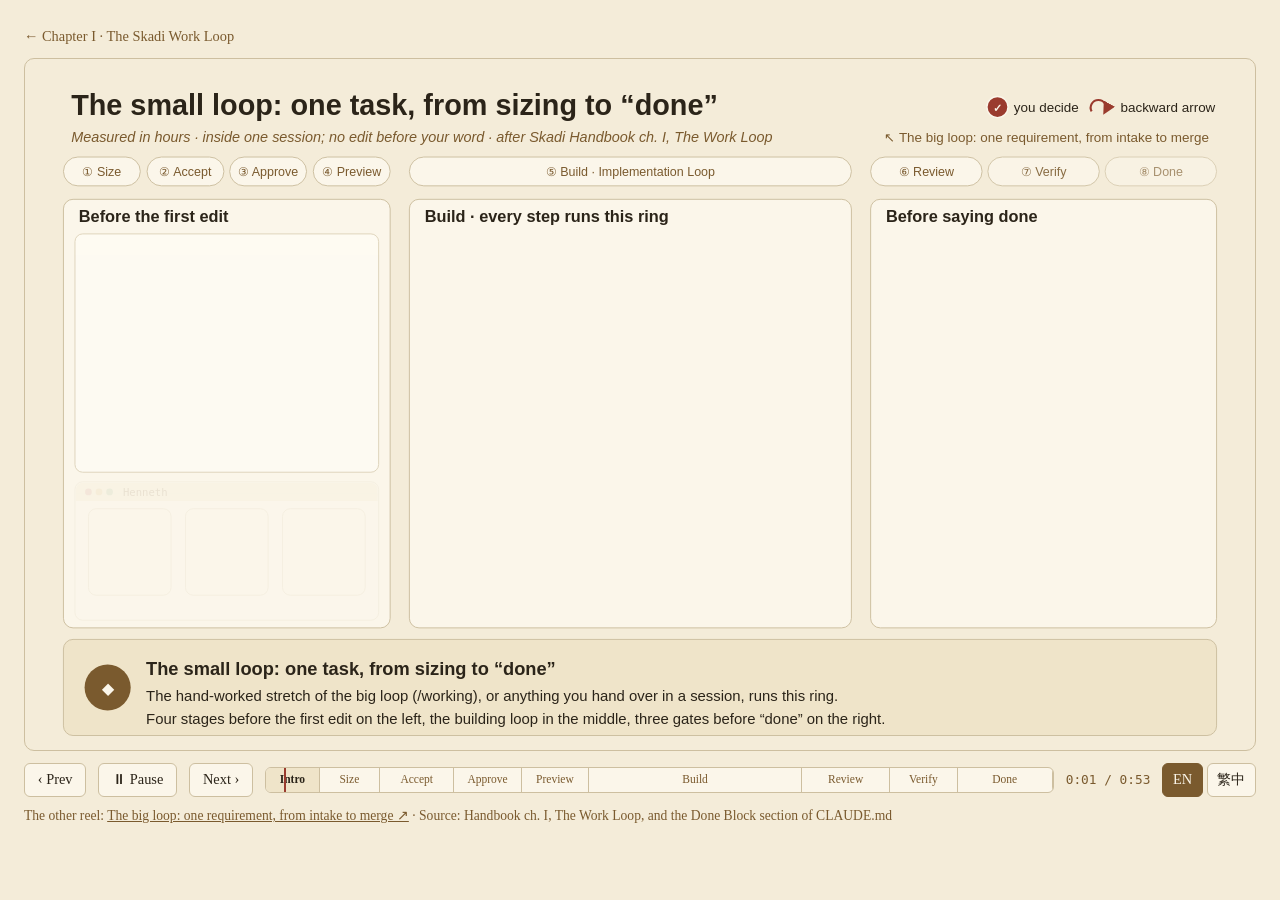
<file: handbook/reel-work-loop.html>
<!doctype html>
<html lang="en">
<head>
<meta charset="utf-8">
<meta name="viewport" content="width=device-width, initial-scale=1">
<title>Reel · The small loop</title>
<style>
  /* Fallback tokens for opening this file straight off disk; the shared
     theme linked below redefines them and wins when it loads. */
  :root {
    --ink: #2b2419; --bg: #f4ecd9; --panel: #fbf6ea; --line: #cdbfa0;
    --accent: #7a5a2e; --green: #3f6b3a; --red: #9a3b2e; --blue: #34597a;
    --th: #ece0c3; --raise: #efe4c9;
  }
</style>
<link rel="stylesheet" href="../previews/henneth/skadi-theme.css">
<style>
  body { padding: 24px; }
  .reel { max-width: 1280px; margin: 0 auto; }
  .backnav { margin: 0 0 .6rem; }
  .backnav a { color: var(--accent); text-decoration: none; font-size: .9rem; }
  .backnav a:hover { text-decoration: underline; }
  #stage { display: block; width: 100%; height: auto; background: var(--bg);
           border: 1px solid var(--line); border-radius: 10px; }
  #stage text { font-family: "Iowan Old Style", "Palatino Linotype", Georgia, "PingFang TC", "Heiti TC", sans-serif; fill: var(--ink); }
  #stage .mono { font-family: ui-monospace, Menlo, "PingFang TC", monospace; }
  #stage .t-title { font-size: 30px; font-weight: 700; }
  #stage .t-sub { font-size: 15px; font-style: italic; fill: var(--accent); }
  #stage .lg { font-size: 14px; }
  #stage .link-t { font-size: 14px; fill: var(--accent); text-anchor: end; }
  #stage .mk-a { fill: var(--accent); }
  #stage .mk-r { fill: var(--red); }
  #stage .zone { fill: var(--panel); stroke: var(--line); stroke-width: 1; }
  #stage .zone.on { stroke: var(--accent); stroke-width: 2.2; }
  #stage .zone-h { font-size: 17px; font-weight: 700; }
  #stage .chip-bg { fill: var(--panel); stroke: var(--line); }
  #stage .chip-t { font-size: 13px; fill: var(--accent); text-anchor: middle; dominant-baseline: central; }
  #stage [data-st=active] > .chip-bg { fill: var(--accent); stroke: var(--accent); }
  #stage [data-st=active] > .chip-t { fill: #fbf6ea; font-weight: 700; }
  #stage [data-st=done] > .chip-bg { fill: #e4eadb; stroke: var(--green); }
  #stage [data-st=done] > .chip-t { fill: var(--green); }
  #stage .card-bg { fill: #fffdf7; stroke: var(--line); }
  #stage .g-line { font-size: 12.5px; }
  #stage .g-note { font-size: 11.5px; font-style: italic; fill: var(--accent); }
  #stage .gz { font-size: 18px; }
  #stage .gz-s { font-size: 15px; }
  #stage .g-plan { font-size: 12.5px; fill: var(--accent); }
  #stage .slot { fill: none; stroke: var(--red); stroke-width: 1.5; stroke-dasharray: 3 3; }
  #stage .seal-bg { fill: var(--red); stroke: #fbf6ea; stroke-width: 1.5; }
  #stage .seal-t { fill: #fbf6ea; font-size: 15px; font-weight: 700; text-anchor: middle; dominant-baseline: central; }
  #stage .wait-t { font-size: 12.5px; font-style: italic; fill: var(--red); text-anchor: end; }
  #stage .ok-t { font-size: 12.5px; font-style: italic; fill: var(--green); text-anchor: end; }
  #stage .win { fill: #fffdf7; stroke: var(--line); }
  #stage .win-bar { fill: var(--th); }
  #stage .win-t { font-size: 11px; fill: var(--accent); }
  #stage .phone { fill: #fffaf0; stroke: var(--line); }
  #stage .ph-row { fill: var(--line); }
  #stage .ph-dot { fill: var(--th); }
  #stage .ph-t { font-size: 10px; fill: var(--accent); text-anchor: middle; }
  #stage .ph-lbl { font-size: 11.5px; text-anchor: middle; }
  #stage .loop-arc { fill: none; stroke: var(--accent); stroke-width: 2.6; }
  #stage .lnode { fill: var(--panel); stroke: var(--accent); stroke-width: 2; }
  #stage .lnode.on { fill: var(--accent); }
  #stage .lnode.bad { fill: var(--red); stroke: var(--red); }
  #stage .lnode-t { font-size: 12.5px; }
  #stage .counter { font-size: 15px; font-weight: 700; text-anchor: middle; }
  #stage .layer { fill: var(--green); }
  #stage .layer-t { font-size: 12px; fill: #fbf6ea; text-anchor: middle; dominant-baseline: central; }
  #stage .base { stroke: var(--accent); stroke-width: 2; }
  #stage .base-t { font-size: 11px; font-style: italic; fill: var(--accent); text-anchor: middle; }
  #stage .back-r { fill: none; stroke: var(--red); stroke-width: 2.2; }
  #stage .back-t { font-size: 12.5px; fill: var(--red); text-anchor: middle; }
  #stage .regauge { fill: none; stroke: var(--accent); stroke-width: 1.8; stroke-dasharray: 6 4; }
  #stage .regauge-t { font-size: 11.5px; font-style: italic; fill: var(--accent); text-anchor: middle; }
  #stage .dot { fill: var(--accent); }
  #stage .dot.bad { fill: var(--red); }
  #stage .dot-halo { fill: none; stroke: var(--accent); stroke-width: 2; opacity: .35; }
  #stage .tick { font-size: 22px; font-weight: 700; fill: var(--green); text-anchor: middle; }
  #stage .c-h { font-size: 13.5px; font-weight: 700; }
  #stage .c-t { font-size: 12.5px; }
  #stage .c-ok { font-size: 13px; font-weight: 700; fill: var(--green); text-anchor: end; }
  #stage .c-pass { font-size: 12.5px; font-weight: 700; fill: var(--green); }
  #stage .c-note { font-size: 11px; font-style: italic; fill: var(--accent); }
  #stage .d-h { font-size: 11px; font-weight: 700; }
  #stage .d-t { font-size: 10.5px; }
  #stage .d-na { font-size: 10px; fill: var(--accent); }
  #stage .cap-bg { fill: var(--raise); stroke: var(--line); }
  #stage .cap-badge { fill: var(--accent); }
  #stage .cap-num { fill: #fbf6ea; font-size: 16px; font-weight: 700; text-anchor: middle; dominant-baseline: central; }
  #stage .cap-title { font-size: 19px; font-weight: 700; }
  #stage .cap-line { font-size: 15.5px; }

  .ctl { display: flex; flex-wrap: wrap; align-items: center; gap: 8px 12px; margin-top: 12px; }
  .ctl button { font: inherit; font-size: .9rem; background: var(--panel); color: var(--ink);
                border: 1px solid var(--line); border-radius: 6px; padding: .3rem .8rem; cursor: pointer; }
  .ctl button:hover { border-color: var(--accent); }
  .ctl button:focus-visible { outline: 2px solid var(--accent); outline-offset: 2px; }
  .bar { flex: 1 1 320px; min-width: 0; display: flex; position: relative; height: 26px; cursor: pointer;
         border: 1px solid var(--line); border-radius: 6px; overflow: hidden; background: var(--panel); }
  .seg { flex-basis: 0; min-width: 0; border-right: 1px solid var(--line); font-size: .72rem; color: var(--accent);
         display: flex; align-items: center; justify-content: center; padding: 0 2px;
         white-space: nowrap; overflow: hidden; text-overflow: ellipsis; }
  .seg:last-child { border-right: 0; }
  .seg.on { background: var(--raise); color: var(--ink); font-weight: 700; }
  .head { position: absolute; top: 0; bottom: 0; width: 2px; background: var(--red); pointer-events: none; }
  .clock { font-family: ui-monospace, Menlo, monospace; font-size: .8rem; color: var(--accent); min-width: 6.5em; }
  .langtoggle { display: inline-flex; gap: 4px; }
  .ctl .langtoggle button { padding: .3rem .6rem; }
  .ctl .langtoggle button.active { background: var(--accent); border-color: var(--accent); color: var(--panel); }
  .foot { font-size: .85rem; color: var(--accent); margin: .6rem 0 0; }
  .foot a { color: var(--accent); }
  html.embed body { padding: 0; background: transparent; }
  html.embed .backnav, html.embed .foot { display: none; }
  html.capture body { padding: 0; background: var(--bg); }
  html.capture .reel { max-width: none; }
  html.capture #stage { width: 1280px; border: 0; border-radius: 0; }
  html.capture .backnav, html.capture .ctl, html.capture .foot { display: none; }
  @media (max-width: 640px) { body { padding: 16px; } }
</style>
</head>
<body>
<main class="reel">
<div class="backnav"><a href="work-loop.html" data-en="← Chapter I · The Skadi Work Loop">← 第一章 The Skadi Work Loop</a></div>
<svg id="stage" viewBox="0 0 1280 720" role="img" aria-labelledby="stTitle stDesc">
  <title id="stTitle" data-en="The small loop: one task, from sizing to “done”">小圈：一個任務，從估量到「done」</title>
  <desc id="stDesc" data-en="Sizing, acceptance, approval and previews come before the first edit; the implementation loop runs step by step, each step ticked after its check and the product growing one layer, one step failing its check and going back to the code; compliance review, fresh verification and the Done block come before the word done.">估量、驗收、核可、預覽四格在動手之前；施工迴圈一步一步走，每步驗證後打勾、產品長一層，其中一步驗證失敗、回去改 code；合規審查、新鮮驗證、Done 三格在說完成之前。</desc>
  <defs>
    <filter id="sh" x="-25%" y="-35%" width="150%" height="180%">
      <feDropShadow dx="0" dy="1.5" stdDeviation="1.6" flood-color="#5b4320" flood-opacity=".22"/>
    </filter>
    <marker id="arA" viewBox="0 0 10 10" refX="7" refY="5" markerWidth="6" markerHeight="6" orient="auto">
      <path class="mk-a" d="M0 0 L10 5 L0 10 z"/>
    </marker>
    <marker id="arR" viewBox="0 0 10 10" refX="7" refY="5" markerWidth="6" markerHeight="6" orient="auto">
      <path class="mk-r" d="M0 0 L10 5 L0 10 z"/>
    </marker>
  </defs>

  <!-- header -->
  <text class="t-title" x="48" y="58" data-en="The small loop: one task, from sizing to “done”">小圈：一個任務，從估量到「done」</text>
  <text class="t-sub" x="48" y="86" data-en="Measured in hours · inside one session; no edit before your word · after Skadi Handbook ch. I, The Work Loop">以小時計 · 一個 session 之內，動手前等你一句話 · 依 Skadi 手冊第一章 The Work Loop</text>
  <g data-in="intro@0.3">
    <circle class="seal-bg" cx="1012" cy="50" r="11"/><text class="seal-t" x="1012" y="50.5" style="font-size:11px" data-en="✓">准</text>
    <text class="lg" x="1029" y="55" data-en="you decide">你拍板</text>
    <path class="back-r" d="M1110 54.5 A8 8 0 1 1 1124 54.5" marker-end="url(#arR)"/>
    <text class="lg" x="1140" y="55" data-en="backward arrow">往回走的箭頭</text>
  </g>
  <a href="reel-ticket-to-merge.html"><text class="link-t" x="1232" y="86" data-en="↖ The big loop: one requirement, from intake to merge">↖ 回大圈：一項需求，從進來到合併</text></a>

  <!-- the eight stages, aligned to the three zones below -->
  <g id="rail"></g>

  <!-- zones -->
  <g data-in="intro@0.4"><rect class="zone" data-zone="left" x="40" y="146" width="340" height="446" rx="10"/>
    <text class="zone-h" x="56" y="170" data-en="Before the first edit">動手之前</text></g>
  <g data-in="intro@0.6"><rect class="zone" data-zone="mid" x="400" y="146" width="460" height="446" rx="10"/>
    <text class="zone-h" x="416" y="170" data-en="Build · every step runs this ring">施工 · 每一步都這樣走</text></g>
  <g data-in="intro@0.8"><rect class="zone" data-zone="right" x="880" y="146" width="360" height="446" rx="10"/>
    <text class="zone-h" x="896" y="170" data-en="Before saying done">說 done 之前</text></g>

  <!-- gate card -->
  <g data-in="intro@1.0">
    <rect class="card-bg" x="52" y="182" width="316" height="248" rx="8"/>
  </g>
  <text class="g-line mono" x="66" y="207" data-in="size@0.3"><tspan>Size </tspan><tspan id="gaugeBars" class="gz">▱▱▱</tspan><tspan id="gaugeRest"></tspan></text>
  <text class="g-note" x="66" y="229" data-in="size@1.8" data-en="(reach · depth · reversibility)">（觸及 · 深度 · 可撤回）</text>
  <text class="g-line mono" x="66" y="252" data-in="accept@0.4">Acceptance:</text>
  <text class="g-line mono" x="66" y="275" data-in="accept@1.0" data-en="- empty list renders a placeholder">- 空清單顯示 placeholder</text>
  <text class="g-line mono" x="66" y="298" data-in="accept@1.7" data-en="- long names: …, full on long-press">- 超長名稱以 … 截斷，長按看全名</text>
  <text class="g-line mono" x="66" y="321" data-in="accept@2.8" data-en="Non-goals: sorting stays as it is">Non-goals: 排序邏輯不動</text>
  <text class="g-line mono" x="66" y="344" data-in="approve@0.4" data-en="Changes: list_view, empty_state, tests">Changes: list_view、empty_state 與測試</text>
  <text class="g-plan mono" x="66" y="367" data-in="approve@1.2" data-en="Steps: ① empty → ② truncate → ③ press">拆步：① 空狀態 → ② 截斷 → ③ 長按</text>
  <g transform="translate(340,402)">
    <circle class="slot" r="16" data-in="intro@2.0" data-out="@approved"/>
    <g id="sealApprove" style="opacity:0"><circle class="seal-bg" r="16"/><text class="seal-t" data-en="✓">准</text></g>
  </g>
  <text class="wait-t" x="316" y="407" data-in="approve@0.6" data-out="@approved" data-en="awaiting your word">等你一句話</text>
  <text class="ok-t" x="316" y="407" data-in="@approved" data-en="you approved">你拍板了</text>

  <!-- Henneth preview window -->
  <g data-in="intro@1.2">
    <rect class="win" x="52" y="440" width="316" height="144" rx="8"/>
    <rect class="win-bar" x="53" y="441" width="314" height="19" rx="7"/>
    <rect class="win-bar" x="53" y="452" width="314" height="8"/>
    <circle cx="66" cy="450.5" r="3.5" fill="#c9806f"/><circle cx="77" cy="450.5" r="3.5" fill="#d8b46a"/><circle cx="88" cy="450.5" r="3.5" fill="#8fae7d"/>
    <text class="win-t mono" x="102" y="454.5">Henneth</text>
    <rect class="phone" x="66" y="468" width="86" height="90" rx="8"/>
    <rect class="phone" x="167" y="468" width="86" height="90" rx="8"/>
    <rect class="phone" x="268" y="468" width="86" height="90" rx="8"/>
  </g>
  <g data-in="preview@0.4" data-rise>
    <circle class="ph-dot" cx="78" cy="482" r="4"/><rect class="ph-row" x="86" y="479" width="54" height="6" rx="3"/>
    <circle class="ph-dot" cx="78" cy="496" r="4"/><rect class="ph-row" x="86" y="493" width="42" height="6" rx="3"/>
    <circle class="ph-dot" cx="78" cy="510" r="4"/><rect class="ph-row" x="86" y="507" width="50" height="6" rx="3"/>
    <circle class="ph-dot" cx="78" cy="524" r="4"/><rect class="ph-row" x="86" y="521" width="38" height="6" rx="3"/>
    <circle class="ph-dot" cx="78" cy="538" r="4"/><rect class="ph-row" x="86" y="535" width="48" height="6" rx="3"/>
    <text class="ph-lbl" x="109" y="576" data-en="populated">有資料</text>
  </g>
  <g data-in="preview@0.9" data-rise>
    <circle cx="210" cy="503" r="13" fill="none" stroke="#cdbfa0" stroke-width="1.5" stroke-dasharray="3 3"/>
    <text class="ph-t" x="210" y="537" data-en="no data yet">尚無資料</text>
    <text class="ph-lbl" x="210" y="576" data-en="empty">空狀態</text>
  </g>
  <g data-in="preview@1.4" data-rise>
    <circle class="ph-dot" cx="280" cy="482" r="4"/><rect class="ph-row" x="288" y="479" width="46" height="6" rx="3"/>
    <circle class="ph-dot" cx="280" cy="496" r="4"/><rect class="ph-row" x="288" y="493" width="50" height="6" rx="3"/>
    <text class="ph-t" x="346" y="500">…</text>
    <circle class="ph-dot" cx="280" cy="510" r="4"/><rect class="ph-row" x="288" y="507" width="40" height="6" rx="3"/>
    <circle class="ph-dot" cx="280" cy="524" r="4"/><rect class="ph-row" x="288" y="521" width="50" height="6" rx="3"/>
    <text class="ph-t" x="346" y="528">…</text>
    <circle class="ph-dot" cx="280" cy="538" r="4"/><rect class="ph-row" x="288" y="535" width="44" height="6" rx="3"/>
    <text class="ph-lbl" x="311" y="576" data-en="overflow">溢出</text>
  </g>

  <!-- the implementation loop -->
  <g id="ring" data-in="intro@1.4"></g>
  <g data-in="intro@1.8">
    <line class="base" x1="544" y1="434" x2="676" y2="434"/>
    <text class="base-t" x="610" y="450" data-en="a product that runs">能跑的產品</text>
  </g>
  <text id="counter" class="counter" x="610" y="331" data-in="intro@1.8"></text>
  <g data-in="impl@3.3" data-drop><rect class="layer" x="548" y="404" width="124" height="24" rx="4"/><text class="layer-t" x="610" y="416.5" data-en="① empty state">① 空狀態</text></g>
  <g data-in="impl@9.1" data-drop><rect class="layer" x="548" y="377" width="124" height="24" rx="4"/><text class="layer-t" x="610" y="389.5" data-en="② truncate …">② 截斷 …</text></g>
  <g data-in="impl@12.65" data-drop><rect class="layer" x="548" y="350" width="124" height="24" rx="4"/><text class="layer-t" x="610" y="362.5" data-en="③ long-press">③ 長按看全名</text></g>
  <g data-in="@failFrom" data-out="impl@8.2" data-dim="0.22">
    <path class="back-r" d="M567.7 463.5 A90 90 0 0 0 652.3 463.5" marker-end="url(#arR)"/>
    <text class="back-t" x="610" y="524" data-en="check fails → fix the code, not the check">驗證不過 → 回去改程式碼，不改驗證</text>
  </g>
  <g data-in="impl@10.2" data-out="impl@12.8" data-dim="0.22">
    <path class="regauge" d="M598 277 C560 262 470 206 374 204" marker-end="url(#arA)"/>
    <text class="regauge-t" x="500" y="190" data-en="heavier than gauged? → back to ①">若比預估重 → 回 ① 重估</text>
  </g>
  <text class="tick" x="482" y="324" data-in="impl@3.2" data-out="impl@3.9">✓</text>
  <text class="tick" x="482" y="324" data-in="impl@9.0" data-out="impl@9.7">✓</text>
  <text class="tick" x="482" y="324" data-in="impl@12.55" data-out="impl@13.4">✓</text>
  <g id="dot" style="opacity:0">
    <circle class="dot-halo" r="13"/>
    <circle class="dot" r="8"/>
  </g>

  <!-- closing gates -->
  <g data-in="intro@1.6">
    <rect class="card-bg" x="892" y="182" width="336" height="112" rx="8"/>
    <text class="c-h" x="906" y="204" data-en="⑥ Compliance Review · read-only agent">⑥ 合規審查 · 唯讀 agent</text>
    <rect class="card-bg" x="892" y="302" width="336" height="64" rx="8"/>
    <text class="c-h" x="906" y="324" data-en="⑦ Fresh verification · same turn">⑦ 新鮮驗證 · 同一回合</text>
    <rect class="card-bg" x="892" y="374" width="336" height="214" rx="8"/>
  </g>
  <text class="c-t" x="906" y="230" data-in="review@0.8" data-en="① Spec: anything extra or missing">① 規格：多做、少做都算</text>
  <text class="c-ok" x="1212" y="230" data-in="review@1.6">✓</text>
  <text class="c-t" x="906" y="254" data-in="review@2.0" data-en="② Quality: style guides, conventions">② 品質：style guide、專案慣例</text>
  <text class="c-ok" x="1212" y="254" data-in="review@2.8">✓</text>
  <text class="c-pass mono" x="906" y="281" data-in="review@3.6">Compliance Review: PASS</text>
  <text class="c-note" x="1092" y="281" data-in="review@4.0" data-en="← reviewer’s own line">← 審查者親筆</text>
  <text class="c-t mono" x="906" y="350" data-in="verify@0.6">analyze ✓</text>
  <text class="c-t mono" x="994" y="350" data-in="verify@1.2">tests ✓</text>
  <text class="c-t" x="1062" y="350" data-in="verify@1.9" data-en="evidence per line ✓">驗收逐條對證據 ✓</text>
  <text class="d-h mono" x="906" y="395" data-in="done@0.4">Done — size <tspan class="gz-s">▰▰▱</tspan> medium ·</text>
  <text class="d-h mono" x="920" y="410" data-in="done@3.8">✅ 7 done · ⬜ 1 not done · 🚫 0 blocked</text>
  <text class="d-t mono" x="906" y="425" data-in="done@0.9" data-en="✅ Acceptance 1: empty list — empty_test: passed">✅ Acceptance 1: 空清單 — empty_test: passed</text>
  <text class="d-t mono" x="906" y="440" data-in="done@1.2" data-en="✅ Acceptance 2: long name — trunc_test: passed">✅ Acceptance 2: 長名稱 — trunc_test: passed</text>
  <text class="d-t mono" x="906" y="455" data-in="done@1.5" data-en="✅ Sibling string — matches empty-state copy">✅ 相鄰字串 — 與鄰近空狀態文案句型一致</text>
  <text class="d-t mono" x="906" y="470" data-in="done@1.8" data-en="✅ /manwe — three wireframe states: ALIGNED">✅ /manwe — 對照線框三態：ALIGNED</text>
  <text class="d-t mono" x="906" y="485" data-in="done@2.1">✅ Compliance Review — PASS</text>
  <text class="d-t mono" x="906" y="500" data-in="done@2.4">✅ Fresh verification — analyze ✓ · 42 passed</text>
  <text class="d-t mono" x="906" y="515" data-in="done@2.7">✅ Worklog — sent</text>
  <text class="d-t mono" x="906" y="530" data-in="done@3.0" data-en="⬜ Commit — not requested; awaiting your word">⬜ Commit — 未要求提交，等你一句話</text>
  <text class="d-na mono" x="906" y="545" data-in="done@3.4" data-en="n/a: DI — no new binding · /install — no config edit">n/a: DI — 無新 binding · /install — 未動 config</text>
  <text class="d-na mono" x="939" y="560" data-in="done@3.4" data-en="cache — no new file:line fact learned">cache — 沒學到新的 file:line 事實</text>
  <text class="c-pass mono" x="906" y="578" data-in="done@4.3">Compliance Review: PASS</text>

  <!-- captions -->
  <rect class="cap-bg" x="40" y="604" width="1200" height="100" rx="10"/>
  <g id="captions"></g>
</svg>

<div class="ctl" aria-label="Playback controls">
  <button id="prev" type="button" title="Previous stop (←)" data-en="‹ Prev">‹ 上一站</button>
  <button id="play" type="button" title="Play or pause (space)">⏸ Pause</button>
  <button id="next" type="button" title="Next stop (→)" data-en="Next ›">下一站 ›</button>
  <div class="bar" id="bar"><div class="head" id="head"></div></div>
  <span class="clock" id="clock">0:00</span>
  <span class="langtoggle"><button type="button" data-lang="en">EN</button><button type="button" data-lang="zh">繁中</button></span>
</div>
<p class="foot"><span data-en="The other reel: ">另一支：</span><a href="reel-ticket-to-merge.html" data-en="The big loop: one requirement, from intake to merge ↗">大圈：一項需求，從進來到合併 ↗</a><span data-en=" · Source: Handbook ch. I, The Work Loop, and the Done Block section of CLAUDE.md">　·　依據：Skadi 手冊第一章 The Work Loop、CLAUDE.md 的 Done Block</span></p>
</main>

<script>
(() => {
  'use strict';
  const P = new URLSearchParams(location.search);
  const CAPTURE = P.has('capture');
  const EMBED = P.has('embed');
  if (CAPTURE) document.documentElement.classList.add('capture');
  if (EMBED) document.documentElement.classList.add('embed');
  const LANG_KEY = 'skadi-handbook-lang'; // shared with the handbook chapters' own EN / 繁中 toggle
  const DOC_TITLE = { en: 'Reel · The small loop', zh: '動畫 · 小圈' };
  const PLAY_LABEL = { en: ['⏸ Pause', '▶ Play'], zh: ['⏸ 暫停', '▶ 播放'] };

  const NS = 'http://www.w3.org/2000/svg';
  const $ = s => document.querySelector(s);
  const $$ = s => [...document.querySelectorAll(s)];
  const clamp = (x, a = 0, b = 1) => Math.min(b, Math.max(a, x));
  const ramp = (t, a, d = 0.4) => clamp((t - a) / d);
  const ease = x => (x < 0.5 ? 4 * x * x * x : 1 - Math.pow(-2 * x + 2, 3) / 2);
  const FADE = 0.4;
  const SEEK_LEAD = 0.35; // seek lands just inside a scene so its caption is already up
  function el(tag, attrs, parent, text) {
    const e = document.createElementNS(NS, tag);
    for (const [k, v] of Object.entries(attrs || {})) e.setAttribute(k, v);
    if (text != null) e.textContent = text;
    if (parent) parent.appendChild(e);
    return e;
  }
  // a { zh, en } pair carries one text per language
  const langAttrs = v => ({ 'data-zh': v.zh, 'data-en': v.en });
  function pickLang() {
    const asked = P.get('lang');
    if (asked === 'en' || asked === 'zh') return asked;
    try { return localStorage.getItem(LANG_KEY) === 'zh' ? 'zh' : 'en'; } catch (e) { return 'en'; }
  }

  // ---- the story -------------------------------------------------------
  const SCENES = [
    { id: 'intro', dur: 3.5, badge: '◆', label: { zh: '序', en: 'Intro' },
      title: { zh: '小圈：一個任務，從估量到「done」', en: 'The small loop: one task, from sizing to “done”' },
      lines: {
        zh: ['大圈裡自己動手的那一段（/working），或你在 session 裡直接交代的任何一件事，都照這一圈走。',
             '左邊四格在動手之前，中間是施工迴圈，右邊三格在說 done 之前。'],
        en: ['The hand-worked stretch of the big loop (/working), or anything you hand over in a session, runs this ring.',
             'Four stages before the first edit on the left, the building loop in the middle, three gates before “done” on the right.'] } },
    { id: 'size', dur: 4, badge: '1', label: { zh: '估量', en: 'Size' },
      title: { zh: '估量 · Task Sizing', en: 'Size · Task Sizing' },
      lines: {
        zh: ['動手之前先秤三件事：觸及多廣、想得多深、多容易撤回，量成 minimum、medium 或 heavy 三級。',
             'medium 以上，另附一份拆成 minimum 小步的建議。'],
        en: ['Before any edit, weigh three things — reach, depth, reversibility — and gauge the task minimum, medium or heavy.',
             'Medium or heavier also comes with a breakdown into minimum-sized steps.'] } },
    { id: 'accept', dur: 5, badge: '2', label: { zh: '驗收', en: 'Accept' },
      title: { zh: '驗收 · Acceptance＋Non-goals', en: 'Accept · Acceptance + Non-goals' },
      lines: {
        zh: ['寫下做完會看到什麼——寫結果，不寫動作：「空清單顯示 placeholder」，而非「顯示 placeholder」。',
             'Non-goals 寫明這次刻意不碰的地方；之後的審查與驗證，都以這幾行為準。'],
        en: ['Write what done will look like — outcomes, not actions: “the empty list renders the placeholder”, not “render the placeholder”.',
             'Non-goals name what this turn deliberately leaves alone; review and verification both measure against these lines.'] } },
    { id: 'approve', dur: 4.5, badge: '3', label: { zh: '核可', en: 'Approve' },
      title: { zh: '核可 · Change Approval', en: 'Approve · Change Approval' },
      lines: {
        zh: ['四欄 gate 貼出後，等你一句話，才動第一個檔。',
             '以 slash 呼叫的 skill，呼叫本身就是同意；唯讀的回合不需要這道 gate；或說一聲「just do it」，整個 session 都跳過。'],
        en: ['The four-field gate goes up, and nothing is edited until you give your word.',
             'A slash-invoked skill is its own approval; read-only turns are exempt; “just do it” stands the gate down for the session.'] } },
    { id: 'preview', dur: 4.5, badge: '4', label: { zh: '預覽', en: 'Preview' },
      title: { zh: '預覽 · Previews', en: 'Preview · Previews' },
      lines: {
        zh: ['動 UI 先畫線框，三種資料狀態：有資料、空狀態、溢出；UML 一圖一事；產生的計畫另鏡像成 plan-*.html。',
             '全部投進 Henneth 視窗：先看圖，再寫碼。'],
        en: ['A UI change gets a wireframe first, in three states: populated, empty, overflow; UML, one diagram per concern; a plan, a plan-*.html mirror.',
             'All of it lands in the Henneth window: see the picture, then write the code.'] } },
    { id: 'impl', dur: 15, badge: '5', label: { zh: '施工', en: 'Build' },
      title: { zh: '施工 · Implementation Loop', en: 'Build · Implementation Loop' },
      lines: {
        zh: ['每一步：先命名驗證，寫測試、看它因預期的原因失敗，實作一層，驗證，靜態分析乾淨，才打勾。',
             '切成層、不切成塊；驗證不過就回去改程式碼，不改驗證。這步若比預估重：停下，回 ① 重估，再等你一句話。'],
        en: ['Each step: name the check, watch a new test fail for the right reason, build one layer, verify, keep analysis clean — then tick.',
             'Layers, not slabs; a failed check means fix the code, not the check. A step heavier than gauged: stop, re-gauge, await your word.'] } },
    { id: 'review', dur: 6, badge: '6', label: { zh: '合規審查', en: 'Review' },
      title: { zh: '合規審查 · Compliance Review', en: 'Review · Compliance Review' },
      lines: {
        zh: ['另派一個唯讀 agent 讀整份 diff：先查規格（多做、少做都算），再查品質（style guide、專案慣例）。',
             '最後一行由審查者自己寫下：Compliance Review: PASS／FAIL。每個發現都要修掉，或明說為何保留。'],
        en: ['A separate read-only agent reads the whole diff: spec first (anything extra or missing), then quality (style guides, conventions).',
             'The reviewer writes the last line itself — Compliance Review: PASS or FAIL. Every finding is fixed or named as a knowing exception.'] } },
    { id: 'verify', dur: 4.5, badge: '7', label: { zh: '新鮮驗證', en: 'Verify' },
      title: { zh: '新鮮驗證 · Fresh Verification', en: 'Verify · Fresh Verification' },
      lines: {
        zh: ['修完之後在同一回合重跑：靜態分析＋全套測試。三則訊息前的綠燈不算數。',
             '再逐條走過驗收，每一條旁邊都要擺上這一回合的證據。'],
        en: ['After the fixes, run it again in the same turn: static analysis and the full test suite. A green run from three messages ago proves nothing.',
             'Then walk each acceptance line and set this turn’s evidence beside it.'] } },
    { id: 'done', dur: 6.5, badge: '8', label: { zh: 'Done', en: 'Done' },
      title: { zh: 'Done · 把完成說清楚', en: 'Done · spoken loud' },
      lines: {
        zh: ['Done 區塊一次列清：做完的 ✅、沒做的 ⬜、卡住的 🚫，計數要與列數相符；不適用的寫進 n/a。',
             '並送出一筆 worklog。最後一行固定是 Compliance Review 的判定：PASS、FAIL 或 SKIPPED——/este 的脈搏就讀這一行。'],
        en: ['The Done block lists it all — ✅ done, ⬜ not done, 🚫 blocked — counts matching the rows, the non-applicable on the n/a line.',
             'A worklog entry is sent. The last line is always the review’s verdict — PASS, FAIL or SKIPPED — the line /este reads.'] } },
  ];
  let acc = 0;
  for (const s of SCENES) { s.start = acc; acc += s.dur; }
  const TOTAL = acc;
  const S = Object.fromEntries(SCENES.map(s => [s.id, s]));
  // moments that several elements share; markup and code both name them '@name'
  const MOMENT = { approved: 'approve@2.3', failFrom: 'impl@6.05' };
  const T = ref => {
    const r = String(ref);
    if (r.startsWith('@')) return T(MOMENT[r.slice(1)]);
    const [id, off] = r.split('@');
    return S[id].start + (parseFloat(off) || 0);
  };

  const CHIPS = [
    { id: 'size', x: 40, w: 80, label: { zh: '① 估量', en: '① Size' } },
    { id: 'accept', x: 127, w: 80, label: { zh: '② 驗收', en: '② Accept' } },
    { id: 'approve', x: 213, w: 80, label: { zh: '③ 核可', en: '③ Approve' } },
    { id: 'preview', x: 300, w: 80, label: { zh: '④ 預覽', en: '④ Preview' } },
    { id: 'impl', x: 400, w: 460, label: { zh: '⑤ 施工 · Implementation Loop', en: '⑤ Build · Implementation Loop' } },
    { id: 'review', x: 880, w: 116, label: { zh: '⑥ 合規審查', en: '⑥ Review' } },
    { id: 'verify', x: 1002, w: 116, label: { zh: '⑦ 新鮮驗證', en: '⑦ Verify' } },
    { id: 'done', x: 1124, w: 116, label: { zh: '⑧ Done', en: '⑧ Done' } },
  ];
  const ZONES = { left: ['size', 'accept', 'approve', 'preview'], mid: ['impl'], right: ['review', 'verify', 'done'] };
  const GAUGE = [
    ['▱▱▱', { zh: '', en: '' }],
    ['▰▱▱', { zh: ' minimum', en: ' minimum' }],
    ['▰▰▱', { zh: ' medium — 三個檔案，共用清單元件', en: ' medium — 3 files, shared list' }],
  ];
  const STEPS_LEFT = { zh: '3 步', en: '3 steps' };

  // ---- the loop's geometry: five stations clockwise from the top --------
  const RC = { cx: 610, cy: 384, r: 108 };
  const NODES = [
    { th: -90, label: { zh: '命名驗證', en: 'Name the check' }, x: 610, y: 258, anchor: 'middle' },
    { th: -18, label: { zh: '測試先行，看它失敗', en: 'Failing test first' }, x: 728, y: 355, anchor: 'start' },
    { th: 54, label: { zh: '實作一層', en: 'Build one layer' }, x: 688, y: 497, anchor: 'start' },
    { th: 126, label: { zh: '驗證', en: 'Verify' }, x: 532, y: 497, anchor: 'end' },
    { th: 198, label: { zh: '分析乾淨 ✓', en: 'Analysis ✓' }, x: 492, y: 355, anchor: 'end' },
  ];
  const VERIFY_NODE = 3;
  const onRing = th => {
    const a = (th * Math.PI) / 180;
    return { x: RC.cx + RC.r * Math.cos(a), y: RC.cy + RC.r * Math.sin(a) };
  };
  // three steps; the second fails its verification once and goes back to the code
  const KD = [
    ['impl@0.5', -90], ['impl@1.05', -18], ['impl@1.2', -18], ['impl@1.75', 54], ['impl@1.9', 54],
    ['impl@2.45', 126], ['impl@2.6', 126], ['impl@3.15', 198], ['impl@3.55', 198], ['impl@4.1', 270],
    ['impl@4.65', 342], ['impl@4.8', 342], ['impl@5.35', 414], ['impl@5.5', 414], ['@failFrom', 486],
    ['impl@6.9', 486], ['impl@7.5', 414], ['impl@7.7', 414], ['impl@8.25', 486], ['impl@8.4', 486],
    ['impl@8.95', 558], ['impl@9.3', 558], ['impl@9.85', 630],
    ['impl@10.4', 702], ['impl@10.55', 702], ['impl@11.1', 774], ['impl@11.25', 774],
    ['impl@11.8', 846], ['impl@11.95', 846], ['impl@12.5', 918],
  ].map(([r, th]) => [T(r), th]);
  const FAIL = [T('@failFrom'), T('impl@7.6')];
  function thetaAt(t) {
    if (t <= KD[0][0]) return KD[0][1];
    for (let i = 1; i < KD.length; i++) {
      const [tb, b] = KD[i];
      if (t > tb) continue;
      const [ta, a] = KD[i - 1];
      return a + (b - a) * ease(clamp((t - ta) / (tb - ta || 1)));
    }
    return KD[KD.length - 1][1];
  }
  function counterText(t, lang) {
    if (t < T('impl@0.3')) return STEPS_LEFT[lang];
    if (t < T('impl@4.1')) return 'Step 1 / 3';
    if (t < T('impl@9.85')) return 'Step 2 / 3';
    if (t < T('impl@12.6')) return 'Step 3 / 3';
    return '✓ 3 / 3';
  }

  // ---- build the generated layers --------------------------------------
  const rail = $('#rail');
  CHIPS.forEach((c, i) => {
    const wrap = el('g', { 'data-in': `intro@${(0.3 + i * 0.1).toFixed(1)}` }, rail);
    const g = el('g', { 'data-state-of': c.id }, wrap);
    el('rect', { class: 'chip-bg', x: c.x, y: 102, width: c.w, height: 30, rx: 15 }, g);
    el('text', { class: 'chip-t', x: c.x + c.w / 2, y: 117.5, ...langAttrs(c.label) }, g, c.label.zh);
  });

  const ring = $('#ring');
  NODES.forEach(n => {
    const p1 = onRing(n.th + 8), p2 = onRing(n.th + 63);
    el('path', {
      class: 'loop-arc', 'marker-end': 'url(#arA)',
      d: `M${p1.x.toFixed(1)} ${p1.y.toFixed(1)} A${RC.r} ${RC.r} 0 0 1 ${p2.x.toFixed(1)} ${p2.y.toFixed(1)}`,
    }, ring);
  });
  const nodeEls = NODES.map(n => {
    const p = onRing(n.th);
    el('text', { class: 'lnode-t', x: n.x, y: n.y, 'text-anchor': n.anchor, ...langAttrs(n.label) }, ring, n.label.zh);
    return el('circle', { class: 'lnode', cx: p.x.toFixed(1), cy: p.y.toFixed(1), r: 10 }, ring);
  });

  const capLayer = $('#captions');
  for (const s of SCENES) {
    const g = el('g', { style: 'opacity:0' }, capLayer);
    el('circle', { class: 'cap-badge', cx: 86, cy: 654, r: 24 }, g);
    el('text', { class: 'cap-num', x: 86, y: 655 }, g, s.badge);
    el('text', { class: 'cap-title', x: 126, y: 641, ...langAttrs(s.title) }, g, s.title.zh);
    s.lines.zh.forEach((zh, i) => {
      el('text', { class: 'cap-line', x: 126, y: 668 + i * 24, ...langAttrs({ zh, en: s.lines.en[i] }) }, g, zh);
    });
    s.capEl = g;
  }

  // ---- render: every frame is a pure function of t ---------------------
  const DIM_FROM = T('intro@2.0');
  const timed = $$('[data-in]').map(e => ({
    e, tin: T(e.dataset.in), tout: e.dataset.out ? T(e.dataset.out) : Infinity,
    rise: e.hasAttribute('data-rise'), drop: e.hasAttribute('data-drop'),
    dim: parseFloat(e.dataset.dim || '0'),
  }));
  const stateEls = $$('[data-state-of]');
  const zoneEls = $$('[data-zone]');
  const gaugeBars = $('#gaugeBars');
  const gaugeRest = $('#gaugeRest');
  const counter = $('#counter');
  const dot = $('#dot');
  const dotCore = dot.querySelector('.dot');
  const sealApprove = $('#sealApprove');
  const SEAL_T = T('@approved');
  const sceneIndex = t => { let i = 0; while (i < SCENES.length - 1 && t >= SCENES[i + 1].start) i++; return i; };
  let lang = pickLang();

  function renderFades(t) {
    for (const x of timed) {
      const a = ramp(t, x.tin, FADE) * (1 - ramp(t, x.tout, FADE));
      const base = x.dim * ramp(t, DIM_FROM, FADE);
      x.e.style.opacity = (base + (1 - base) * a).toFixed(3);
      if (x.rise) x.e.style.transform = `translateY(${((1 - ease(a)) * 10).toFixed(2)}px)`;
      if (x.drop) x.e.style.transform = `translateY(${(-(1 - ease(a)) * 18).toFixed(2)}px)`;
    }
    for (const s of SCENES) {
      const end = s.start + s.dur;
      s.capEl.style.opacity = (ramp(t, s.start, 0.3) * (1 - ramp(t, end - 0.3, 0.3))).toFixed(3);
    }
  }

  function renderStates(t) {
    for (const e of stateEls) {
      const s = S[e.dataset.stateOf];
      const st = t < s.start ? 'todo' : t < s.start + s.dur ? 'active' : 'done';
      if (e.dataset.st !== st) e.dataset.st = st;
    }
    const now = SCENES[sceneIndex(t)].id;
    for (const z of zoneEls) z.classList.toggle('on', ZONES[z.dataset.zone].includes(now));
  }

  function renderGate(t) {
    const [bars, rest] = GAUGE[t < T('size@0.9') ? 0 : t < T('size@1.6') ? 1 : 2];
    gaugeBars.textContent = bars;
    gaugeRest.textContent = rest[lang];
    const a = ramp(t, SEAL_T, 0.3);
    sealApprove.setAttribute('transform', `scale(${(1 + (1 - ease(a)) * 0.9).toFixed(3)})`);
    sealApprove.style.opacity = a.toFixed(3);
  }

  function renderLoop(t) {
    counter.textContent = counterText(t, lang);
    const failing = t >= FAIL[0] && t < FAIL[1];
    const th = thetaAt(t);
    const p = onRing(th);
    dot.setAttribute('transform', `translate(${p.x.toFixed(1)},${p.y.toFixed(1)})`);
    const dotOn = ramp(t, T('impl@0.2'), 0.3) * (1 - ramp(t, T('impl@14.3'), 0.4));
    dot.style.opacity = dotOn.toFixed(3);
    dotCore.classList.toggle('bad', failing);
    nodeEls.forEach((n, i) => {
      const d = (((th - NODES[i].th) % 360) + 360) % 360;
      n.classList.toggle('on', dotOn > 0.5 && (d < 6 || d > 354));
      n.classList.toggle('bad', failing && i === VERIFY_NODE);
    });
  }

  function render(t) {
    renderFades(t);
    renderStates(t);
    renderGate(t);
    renderLoop(t);
  }

  // ---- playback, language, and controls ---------------------------------
  const bar = $('#bar'), head = $('#head'), clock = $('#clock'), playBtn = $('#play');
  const fmt = x => `${Math.floor(x / 60)}:${String(Math.floor(x % 60)).padStart(2, '0')}`;

  let t = P.has('t') ? clamp(parseFloat(P.get('t')) || 0, 0, TOTAL - 0.001) : 0;
  let playing = !P.has('t') && !CAPTURE;
  let last = null, dirty = true;

  const segs = SCENES.map(s => {
    const d = document.createElement('div');
    d.className = 'seg';
    d.style.flexGrow = s.dur;
    d.dataset.zh = s.label.zh;
    d.dataset.en = s.label.en;
    d.addEventListener('click', ev => { ev.stopPropagation(); seek(s.start + SEEK_LEAD); });
    bar.insertBefore(d, head);
    return d;
  });

  function postHeight() {
    if (EMBED && window.parent !== window) {
      window.parent.postMessage({ skadiReel: true, height: document.documentElement.scrollHeight }, '*');
    }
  }
  function setLang(next) {
    lang = next;
    document.documentElement.lang = next === 'zh' ? 'zh-Hant' : 'en';
    document.title = DOC_TITLE[next];
    for (const e of $$('[data-en]')) e.textContent = e.dataset[next];
    segs.forEach((d, i) => { d.title = SCENES[i].title[next]; });
    for (const b of $$('.langtoggle button')) b.classList.toggle('active', b.dataset.lang === next);
    dirty = true;
    postHeight();
  }
  function syncUI() {
    head.style.left = `${((t / TOTAL) * 100).toFixed(3)}%`;
    clock.textContent = `${fmt(t)} / ${fmt(TOTAL)}`;
    const i = sceneIndex(t);
    segs.forEach((d, k) => d.classList.toggle('on', k === i));
    playBtn.textContent = PLAY_LABEL[lang][playing ? 0 : 1];
  }
  function seek(x) { t = ((x % TOTAL) + TOTAL) % TOTAL; dirty = true; }
  function step(dir) {
    const i = sceneIndex(t);
    if (dir < 0) seek(t - SCENES[i].start > 1.2 ? SCENES[i].start + SEEK_LEAD : SCENES[(i - 1 + SCENES.length) % SCENES.length].start + SEEK_LEAD);
    else seek(SCENES[(i + 1) % SCENES.length].start + SEEK_LEAD);
  }
  playBtn.addEventListener('click', () => { playing = !playing; dirty = true; });
  $('#prev').addEventListener('click', () => step(-1));
  $('#next').addEventListener('click', () => step(1));
  bar.addEventListener('click', ev => {
    const r = bar.getBoundingClientRect();
    seek(clamp((ev.clientX - r.left) / r.width) * TOTAL);
  });
  for (const b of $$('.langtoggle button')) {
    b.addEventListener('click', () => {
      setLang(b.dataset.lang);
      try { localStorage.setItem(LANG_KEY, b.dataset.lang); } catch (e) { /* storage off: the choice lasts this visit */ }
    });
  }
  document.addEventListener('keydown', ev => {
    if (ev.target.closest && ev.target.closest('button') && ev.key === ' ') return;
    if (ev.key === ' ') { ev.preventDefault(); playing = !playing; dirty = true; }
    else if (ev.key === 'ArrowLeft') step(-1);
    else if (ev.key === 'ArrowRight') step(1);
  });
  addEventListener('load', postHeight);
  addEventListener('resize', postHeight);

  function frame(ts) {
    if (playing && last !== null) {
      t += (ts - last) / 1000;
      if (t >= TOTAL) t -= TOTAL;
      dirty = true;
    }
    last = ts;
    if (dirty) { render(t); syncUI(); dirty = false; }
    requestAnimationFrame(frame);
  }
  // the markup carries the zh text; remember it before the first swap
  for (const e of $$('[data-en]')) if (e.dataset.zh === undefined) e.dataset.zh = e.textContent;
  setLang(lang);
  render(t);
  syncUI();
  dirty = false;
  requestAnimationFrame(frame);
})();
</script>
</body>
</html>
</file>
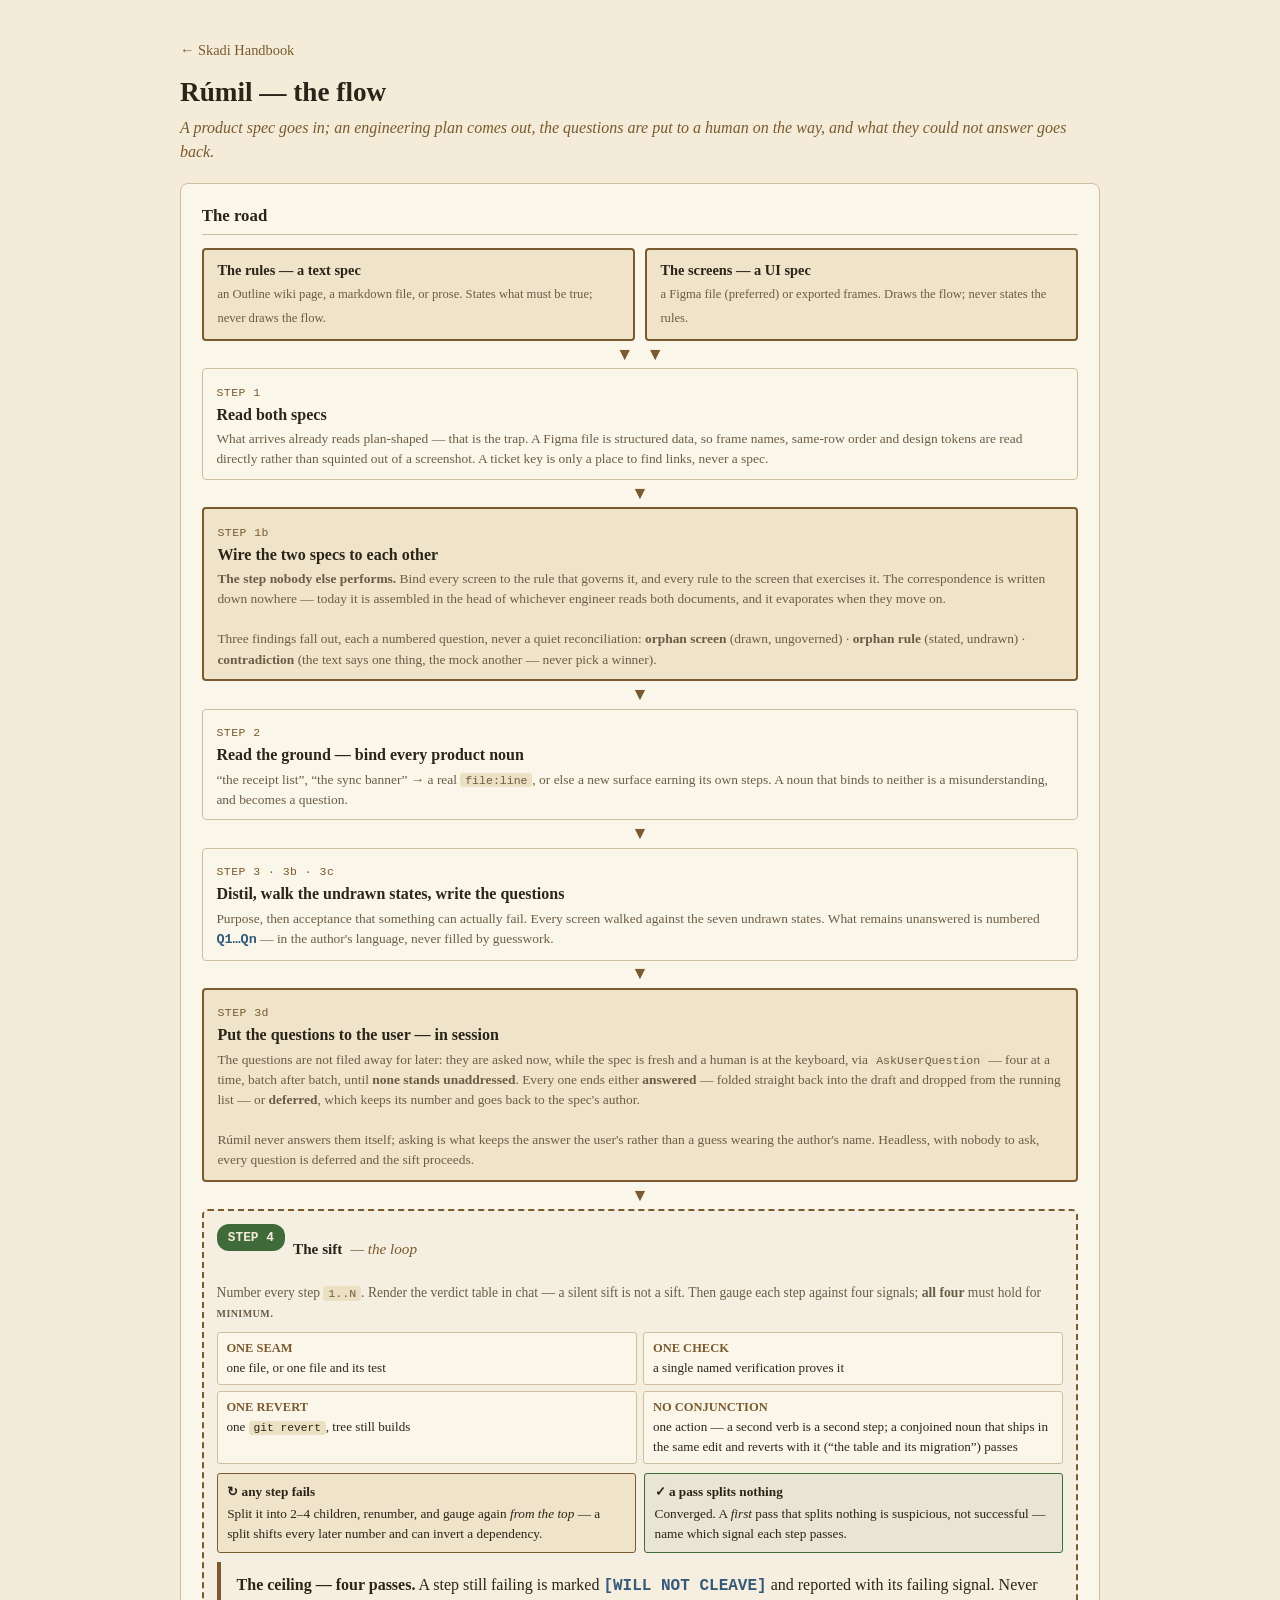
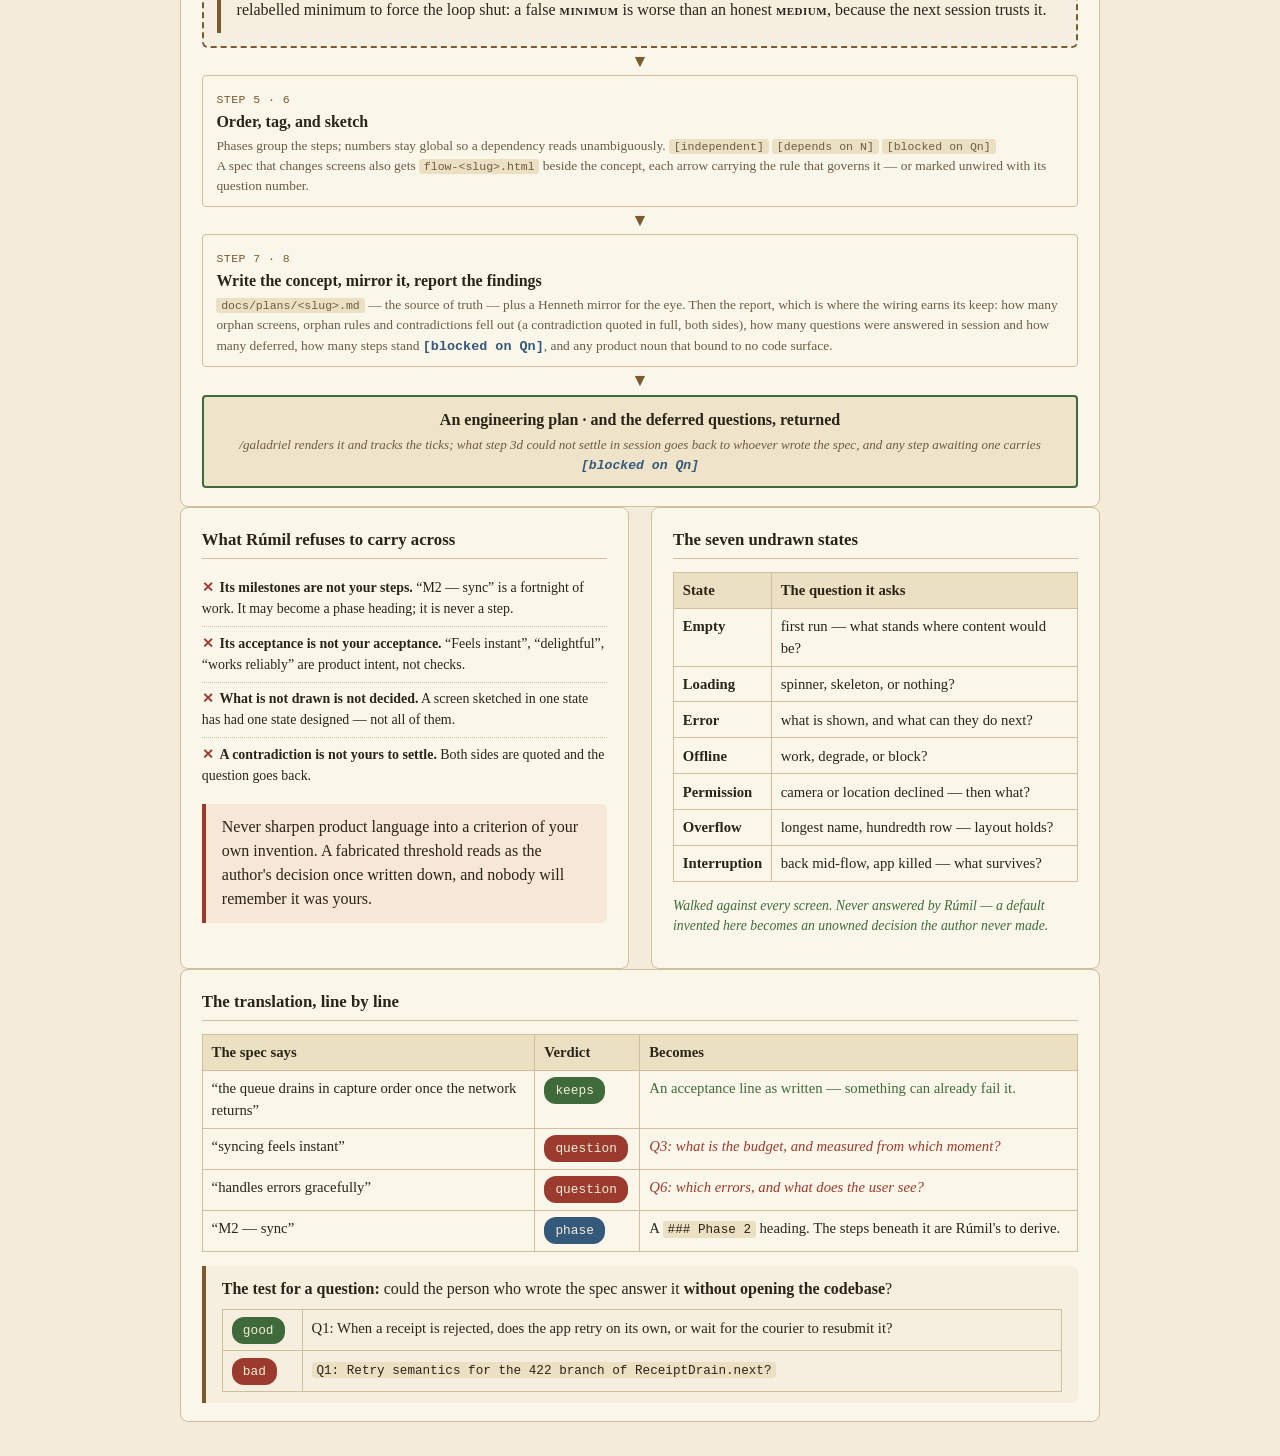
<file: handbook/rumil-flow.html>
<!doctype html>
<html lang="en">
  <head>
    <meta charset="utf-8" />
    <meta name="viewport" content="width=device-width, initial-scale=1" />
    <title>Rúmil — the flow</title>
    <link rel="stylesheet" href="../previews/henneth/skadi-theme.css" />
    <style>
      .flow {
        max-width: 920px;
        margin: 0 auto;
      }

      /* Chapter-specific only. The parchment theme — tokens, body, panels,
         tables, code — is the shared stylesheet the sibling chapters link. */
      .backnav {
        max-width: 920px;
        margin: 0 auto 0.6rem;
      }
      .backnav a {
        color: var(--accent);
        text-decoration: none;
        font-size: 0.9rem;
      }
      .backnav a:hover {
        text-decoration: underline;
      }
      .road {
        display: flex;
        flex-direction: column;
        gap: 0;
      }
      .node {
        border: 1px solid var(--line);
        background: var(--panel);
        border-radius: 4px;
        padding: 0.6rem 0.85rem;
      }
      .node .n {
        font-family: ui-monospace, Menlo, monospace;
        font-size: 0.72rem;
        color: var(--accent);
        letter-spacing: 0.04em;
      }
      .node .t {
        font-weight: 600;
      }
      .node .d {
        font-size: 0.84rem;
        color: #6b5c45;
        margin-top: 0.15rem;
      }
      .node.key {
        border: 2px solid var(--accent);
        background: var(--raise);
      }
      .arrow {
        align-self: center;
        color: var(--accent);
        font-size: 1.1rem;
        line-height: 1;
        padding: 0.3rem 0;
      }
      .sources {
        display: grid;
        grid-template-columns: 1fr 1fr;
        gap: 0.6rem;
      }
      .src {
        border: 2px solid var(--accent);
        background: var(--raise);
        border-radius: 4px;
        padding: 0.6rem 0.85rem;
      }
      .src b {
        display: block;
        font-size: 0.9rem;
      }
      .src i {
        font-style: normal;
        font-size: 0.79rem;
        color: #6b5c45;
      }
      .terminal {
        border: 2px solid var(--accent);
        background: var(--raise);
        border-radius: 4px;
        padding: 0.7rem 0.85rem;
        text-align: center;
      }
      .terminal .t {
        font-weight: 700;
      }
      .terminal .d {
        font-size: 0.82rem;
        color: #6b5c45;
        font-style: italic;
        margin-top: 0.2rem;
      }
      .loop {
        border: 2px dashed var(--accent);
        border-radius: 6px;
        padding: 0.8rem;
        background: rgba(122, 90, 46, 0.045);
      }
      .loop h3 {
        margin: 0 0 0.55rem;
        font-size: 0.95rem;
        display: flex;
        align-items: center;
        gap: 0.5rem;
      }
      .signals {
        display: grid;
        grid-template-columns: 1fr 1fr;
        gap: 0.4rem;
        margin: 0.5rem 0;
      }
      .sig {
        border: 1px solid var(--line);
        border-radius: 3px;
        background: var(--panel);
        padding: 0.4rem 0.55rem;
        font-size: 0.82rem;
      }
      .sig b {
        display: block;
        font-size: 0.78rem;
        color: var(--accent);
      }
      .fork {
        display: grid;
        grid-template-columns: 1fr 1fr;
        gap: 0.5rem;
        margin-top: 0.55rem;
      }
      .branch {
        border-radius: 3px;
        padding: 0.5rem 0.6rem;
        font-size: 0.83rem;
      }
      .branch.back {
        border: 1px solid var(--accent);
        background: var(--raise);
      }
      .branch.out {
        border: 1px solid var(--green);
        background: rgba(63, 107, 58, 0.07);
      }
      .branch b {
        display: block;
        margin-bottom: 0.15rem;
      }
      .refuse {
        list-style: none;
        padding: 0;
        margin: 0;
      }
      .refuse li {
        padding: 0.4rem 0;
        border-bottom: 1px dotted var(--line);
        font-size: 0.87rem;
      }
      .refuse li:last-child {
        border-bottom: 0;
      }
      .refuse .x {
        color: var(--red);
        font-weight: 700;
        margin-right: 0.35rem;
      }
      .size {
        font-variant: small-caps;
        letter-spacing: 0.03em;
        font-weight: 600;
      }
      td .badge {
        margin-bottom: 0;
      }
      .badge.ask {
        background: var(--red);
      }
      .badge.phase {
        background: var(--blue);
      }
      .q {
        color: var(--red);
        font-style: italic;
      }
      .keep {
        color: var(--green);
      }
      @media (max-width: 720px) {
        .wrap,
        .signals,
        .fork,
        .sources {
          grid-template-columns: 1fr;
        }
      }
    </style>
  </head>
  <body>
    <div class="backnav"><a href="index.html">← Skadi Handbook</a></div>
    <div class="flow">
      <h1>Rúmil — the flow</h1>
      <p class="sub">
        A product spec goes in; an engineering plan comes out, the questions are
        put to a human on the way, and what they could not answer goes back.
      </p>

      <div class="panel full">
        <h2>The road</h2>
        <div class="road">
          <div class="sources">
            <div class="src">
              <b>The rules — a text spec</b>
              <i
                >an Outline wiki page, a markdown file, or prose. States what
                must be true; never draws the flow.</i
              >
            </div>
            <div class="src">
              <b>The screens — a UI spec</b>
              <i
                >a Figma file (preferred) or exported frames. Draws the flow;
                never states the rules.</i
              >
            </div>
          </div>
          <div class="arrow">▼&nbsp;&nbsp;&nbsp;▼</div>

          <div class="node">
            <span class="n">STEP 1</span>
            <div class="t">Read both specs</div>
            <div class="d">
              What arrives already reads plan-shaped — that is the trap. A Figma
              file is structured data, so frame names, same-row order and design
              tokens are read directly rather than squinted out of a screenshot.
              A ticket key is only a place to find links, never a spec.
            </div>
          </div>
          <div class="arrow">▼</div>

          <div class="node key">
            <span class="n">STEP 1b</span>
            <div class="t">Wire the two specs to each other</div>
            <div class="d">
              <b>The step nobody else performs.</b> Bind every screen to the
              rule that governs it, and every rule to the screen that exercises
              it. The correspondence is written down nowhere — today it is
              assembled in the head of whichever engineer reads both documents,
              and it evaporates when they move on. <br /><br />Three findings
              fall out, each a numbered question, never a quiet reconciliation:
              <b>orphan screen</b> (drawn, ungoverned) ·
              <b>orphan rule</b> (stated, undrawn) · <b>contradiction</b> (the
              text says one thing, the mock another — never pick a winner).
            </div>
          </div>
          <div class="arrow">▼</div>

          <div class="node">
            <span class="n">STEP 2</span>
            <div class="t">Read the ground — bind every product noun</div>
            <div class="d">
              “the receipt list”, “the sync banner” → a real
              <code>file:line</code>, or else a new surface earning its own
              steps. A noun that binds to neither is a misunderstanding, and
              becomes a question.
            </div>
          </div>
          <div class="arrow">▼</div>

          <div class="node">
            <span class="n">STEP 3 · 3b · 3c</span>
            <div class="t">
              Distil, walk the undrawn states, write the questions
            </div>
            <div class="d">
              Purpose, then acceptance that something can actually fail. Every
              screen walked against the seven undrawn states. What remains
              unanswered is numbered <span class="name">Q1…Qn</span> — in the
              author's language, never filled by guesswork.
            </div>
          </div>
          <div class="arrow">▼</div>

          <div class="node key">
            <span class="n">STEP 3d</span>
            <div class="t">Put the questions to the user — in session</div>
            <div class="d">
              The questions are not filed away for later: they are asked now,
              while the spec is fresh and a human is at the keyboard, via
              <code>AskUserQuestion</code> — four at a time, batch after batch,
              until <b>none stands unaddressed</b>. Every one ends either
              <b>answered</b> — folded straight back into the draft and dropped
              from the running list — or <b>deferred</b>, which keeps its number
              and goes back to the spec's author. <br /><br />Rúmil never
              answers them itself; asking is what keeps the answer the user's
              rather than a guess wearing the author's name. Headless, with
              nobody to ask, every question is deferred and the sift proceeds.
            </div>
          </div>
          <div class="arrow">▼</div>

          <div class="loop">
            <h3>
              <span class="badge">STEP 4</span> The sift
              <span
                style="
                  font-weight: 400;
                  font-style: italic;
                  color: var(--accent);
                "
                >— the loop</span
              >
            </h3>
            <div style="font-size: 0.85rem; color: #6b5c45">
              Number every step <code>1..N</code>. Render the verdict table in
              chat — a silent sift is not a sift. Then gauge each step against
              four signals; <b>all four</b> must hold for
              <span class="size">minimum</span>.
            </div>
            <div class="signals">
              <div class="sig">
                <b>ONE SEAM</b>one file, or one file and its test
              </div>
              <div class="sig">
                <b>ONE CHECK</b>a single named verification proves it
              </div>
              <div class="sig">
                <b>ONE REVERT</b>one <code>git revert</code>, tree still builds
              </div>
              <div class="sig">
                <b>NO CONJUNCTION</b>one action — a second verb is a second
                step; a conjoined noun that ships in the same edit and reverts with it
          (“the table and its migration”) passes
              </div>
            </div>
            <div class="fork">
              <div class="branch back">
                <b>↻ any step fails</b>
                Split it into 2–4 children, renumber, and gauge again
                <i>from the top</i> — a split shifts every later number and can
                invert a dependency.
              </div>
              <div class="branch out">
                <b>✓ a pass splits nothing</b>
                Converged. A <i>first</i> pass that splits nothing is
                suspicious, not successful — name which signal each step passes.
              </div>
            </div>
            <div class="note" style="margin-top: 0.55rem">
              <b>The ceiling — four passes.</b> A step still failing is marked
              <span class="name">[WILL NOT CLEAVE]</span> and reported with its
              failing signal. Never relabelled minimum to force the loop shut: a
              false <span class="size">minimum</span> is worse than an honest
              <span class="size">medium</span>, because the next session trusts
              it.
            </div>
          </div>
          <div class="arrow">▼</div>

          <div class="node">
            <span class="n">STEP 5 · 6</span>
            <div class="t">Order, tag, and sketch</div>
            <div class="d">
              Phases group the steps; numbers stay global so a dependency reads
              unambiguously.
              <code>[independent]</code> <code>[depends on N]</code>
              <code>[blocked on Qn]</code> <br />A spec that changes screens
              also gets <code>flow-&lt;slug&gt;.html</code> beside the concept,
              each arrow carrying the rule that governs it — or marked unwired
              with its question number.
            </div>
          </div>
          <div class="arrow">▼</div>

          <div class="node">
            <span class="n">STEP 7 · 8</span>
            <div class="t">Write the concept, mirror it, report the findings</div>
            <div class="d">
              <code>docs/plans/&lt;slug&gt;.md</code> — the source of truth —
              plus a Henneth mirror for the eye. Then the report, which is
              where the wiring earns its keep: how many orphan screens, orphan
              rules and contradictions fell out (a contradiction quoted in
              full, both sides), how many questions were answered in session
              and how many deferred, how many steps stand
              <span class="name">[blocked on Qn]</span>, and any product noun
              that bound to no code surface.
            </div>
          </div>
          <div class="arrow">▼</div>

          <div class="terminal" style="border-color: var(--green)">
            <div class="t">
              An engineering plan · and the deferred questions, returned
            </div>
            <div class="d">
              /galadriel renders it and tracks the ticks; what step 3d could not
              settle in session goes back to whoever wrote the spec, and any
              step awaiting one carries
              <span class="name">[blocked on Qn]</span>
            </div>
          </div>
        </div>
      </div>

      <div class="wrap">
        <div class="panel">
          <h2>What Rúmil refuses to carry across</h2>
          <ul class="refuse">
            <li>
              <span class="x">✕</span
              ><b>Its milestones are not your steps.</b> “M2 — sync” is a
              fortnight of work. It may become a phase heading; it is never a
              step.
            </li>
            <li>
              <span class="x">✕</span
              ><b>Its acceptance is not your acceptance.</b> “Feels instant”,
              “delightful”, “works reliably” are product intent, not checks.
            </li>
            <li>
              <span class="x">✕</span><b>What is not drawn is not decided.</b> A
              screen sketched in one state has had one state designed — not all
              of them.
            </li>
            <li>
              <span class="x">✕</span
              ><b>A contradiction is not yours to settle.</b> Both sides are
              quoted and the question goes back.
            </li>
          </ul>
          <div class="open" style="margin-top: 0.7rem">
            Never sharpen product language into a criterion of your own
            invention. A fabricated threshold reads as the author's decision
            once written down, and nobody will remember it was yours.
          </div>
        </div>

        <div class="panel">
          <h2>The seven undrawn states</h2>
          <table>
            <tr>
              <th>State</th>
              <th>The question it asks</th>
            </tr>
            <tr>
              <td><b>Empty</b></td>
              <td>first run — what stands where content would be?</td>
            </tr>
            <tr>
              <td><b>Loading</b></td>
              <td>spinner, skeleton, or nothing?</td>
            </tr>
            <tr>
              <td><b>Error</b></td>
              <td>what is shown, and what can they do next?</td>
            </tr>
            <tr>
              <td><b>Offline</b></td>
              <td>work, degrade, or block?</td>
            </tr>
            <tr>
              <td><b>Permission</b></td>
              <td>camera or location declined — then what?</td>
            </tr>
            <tr>
              <td><b>Overflow</b></td>
              <td>longest name, hundredth row — layout holds?</td>
            </tr>
            <tr>
              <td><b>Interruption</b></td>
              <td>back mid-flow, app killed — what survives?</td>
            </tr>
          </table>
          <p class="v">
            Walked against every screen. Never answered by Rúmil — a default
            invented here becomes an unowned decision the author never made.
          </p>
        </div>
      </div>

      <div class="panel full">
        <h2>The translation, line by line</h2>
        <table>
          <tr>
            <th style="width: 38%">The spec says</th>
            <th style="width: 12%">Verdict</th>
            <th>Becomes</th>
          </tr>
          <tr>
            <td>
              “the queue drains in capture order once the network returns”
            </td>
            <td><span class="badge">keeps</span></td>
            <td class="keep">
              An acceptance line as written — something can already fail it.
            </td>
          </tr>
          <tr>
            <td>“syncing feels instant”</td>
            <td><span class="badge ask">question</span></td>
            <td class="q">
              Q3: what is the budget, and measured from which moment?
            </td>
          </tr>
          <tr>
            <td>“handles errors gracefully”</td>
            <td><span class="badge ask">question</span></td>
            <td class="q">Q6: which errors, and what does the user see?</td>
          </tr>
          <tr>
            <td>“M2 — sync”</td>
            <td><span class="badge phase">phase</span></td>
            <td>
              A <code>### Phase 2</code> heading. The steps beneath it are
              Rúmil's to derive.
            </td>
          </tr>
        </table>
        <div class="note" style="margin-top: 0.9rem">
          <b>The test for a question:</b> could the person who wrote the spec
          answer it <b>without opening the codebase</b>?
          <table style="margin-top: 0.5rem">
            <tr>
              <td style="width: 5rem"><span class="badge">good</span></td>
              <td>
                Q1: When a receipt is rejected, does the app retry on its own,
                or wait for the courier to resubmit it?
              </td>
            </tr>
            <tr>
              <td><span class="badge ask">bad</span></td>
              <td>
                <code
                  >Q1: Retry semantics for the 422 branch of
                  ReceiptDrain.next?</code
                >
              </td>
            </tr>
          </table>
        </div>
      </div>
    </div>
  </body>
</html>
</file>
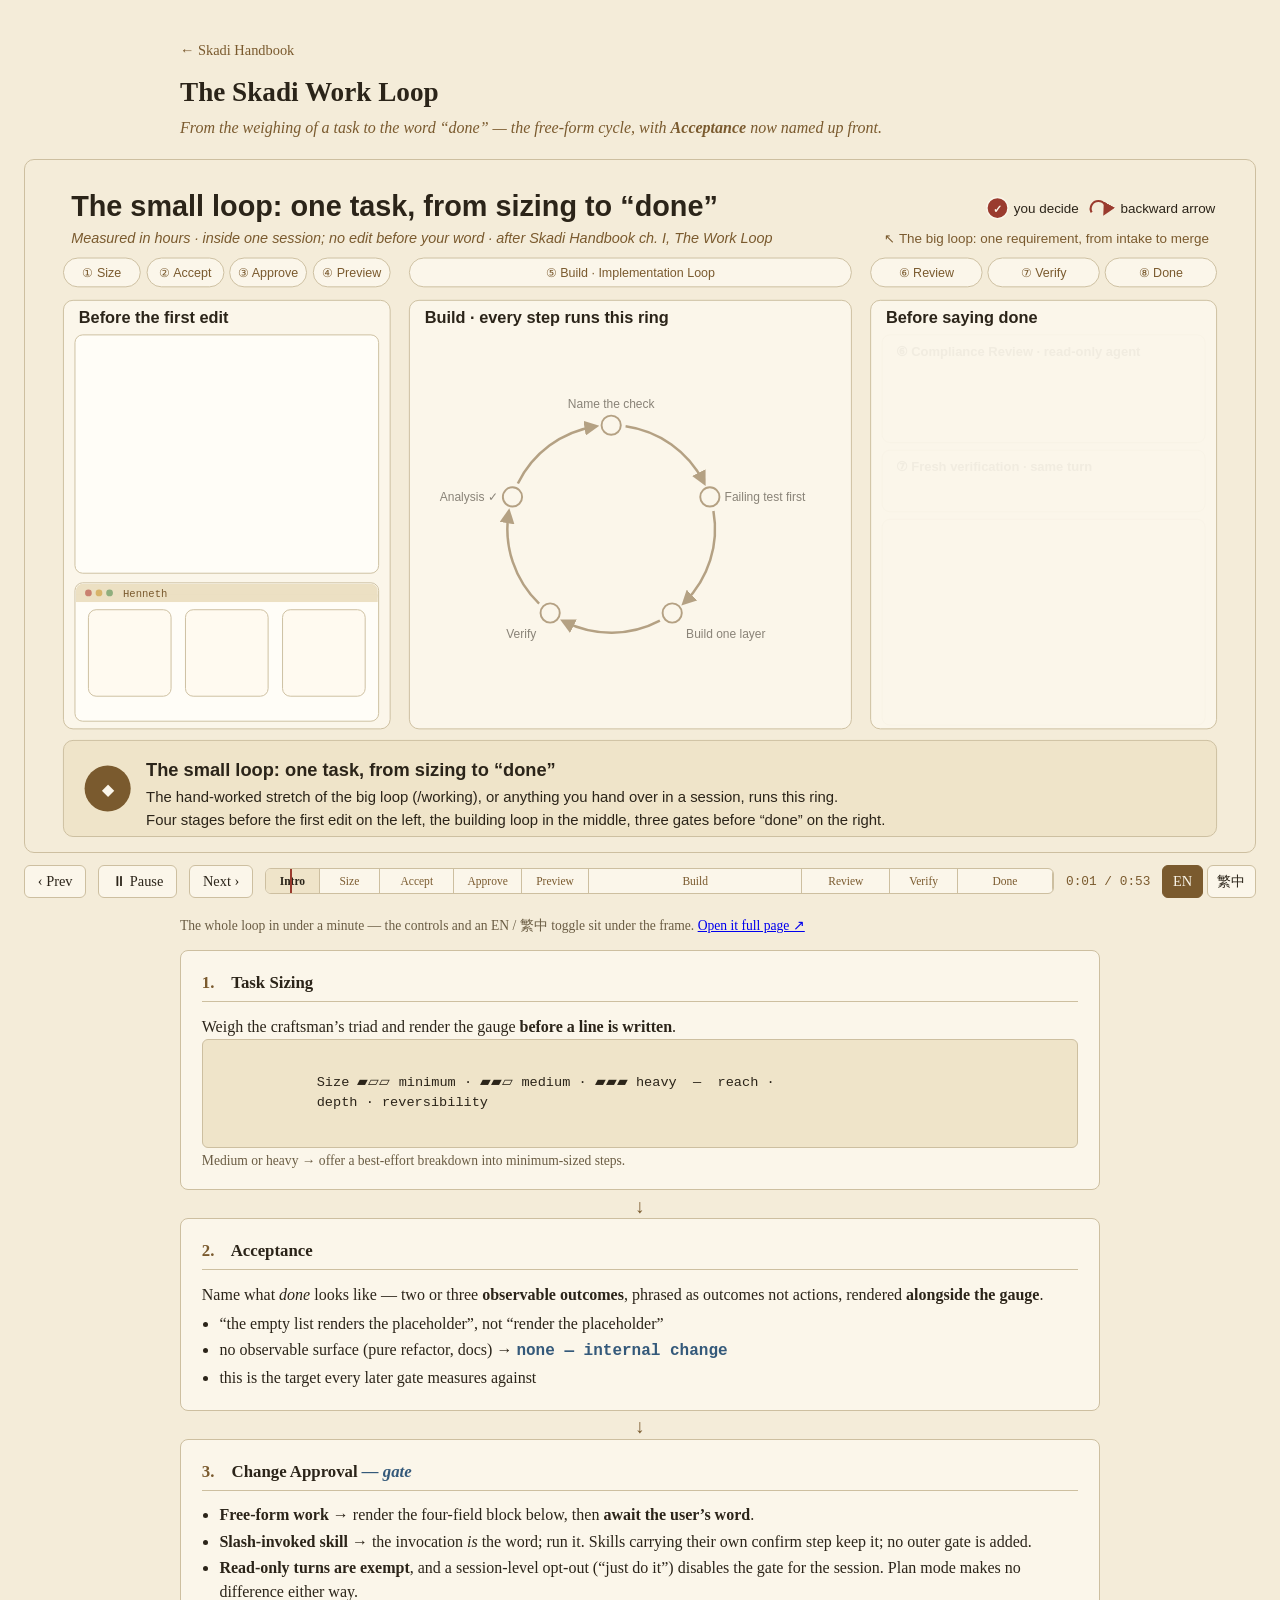
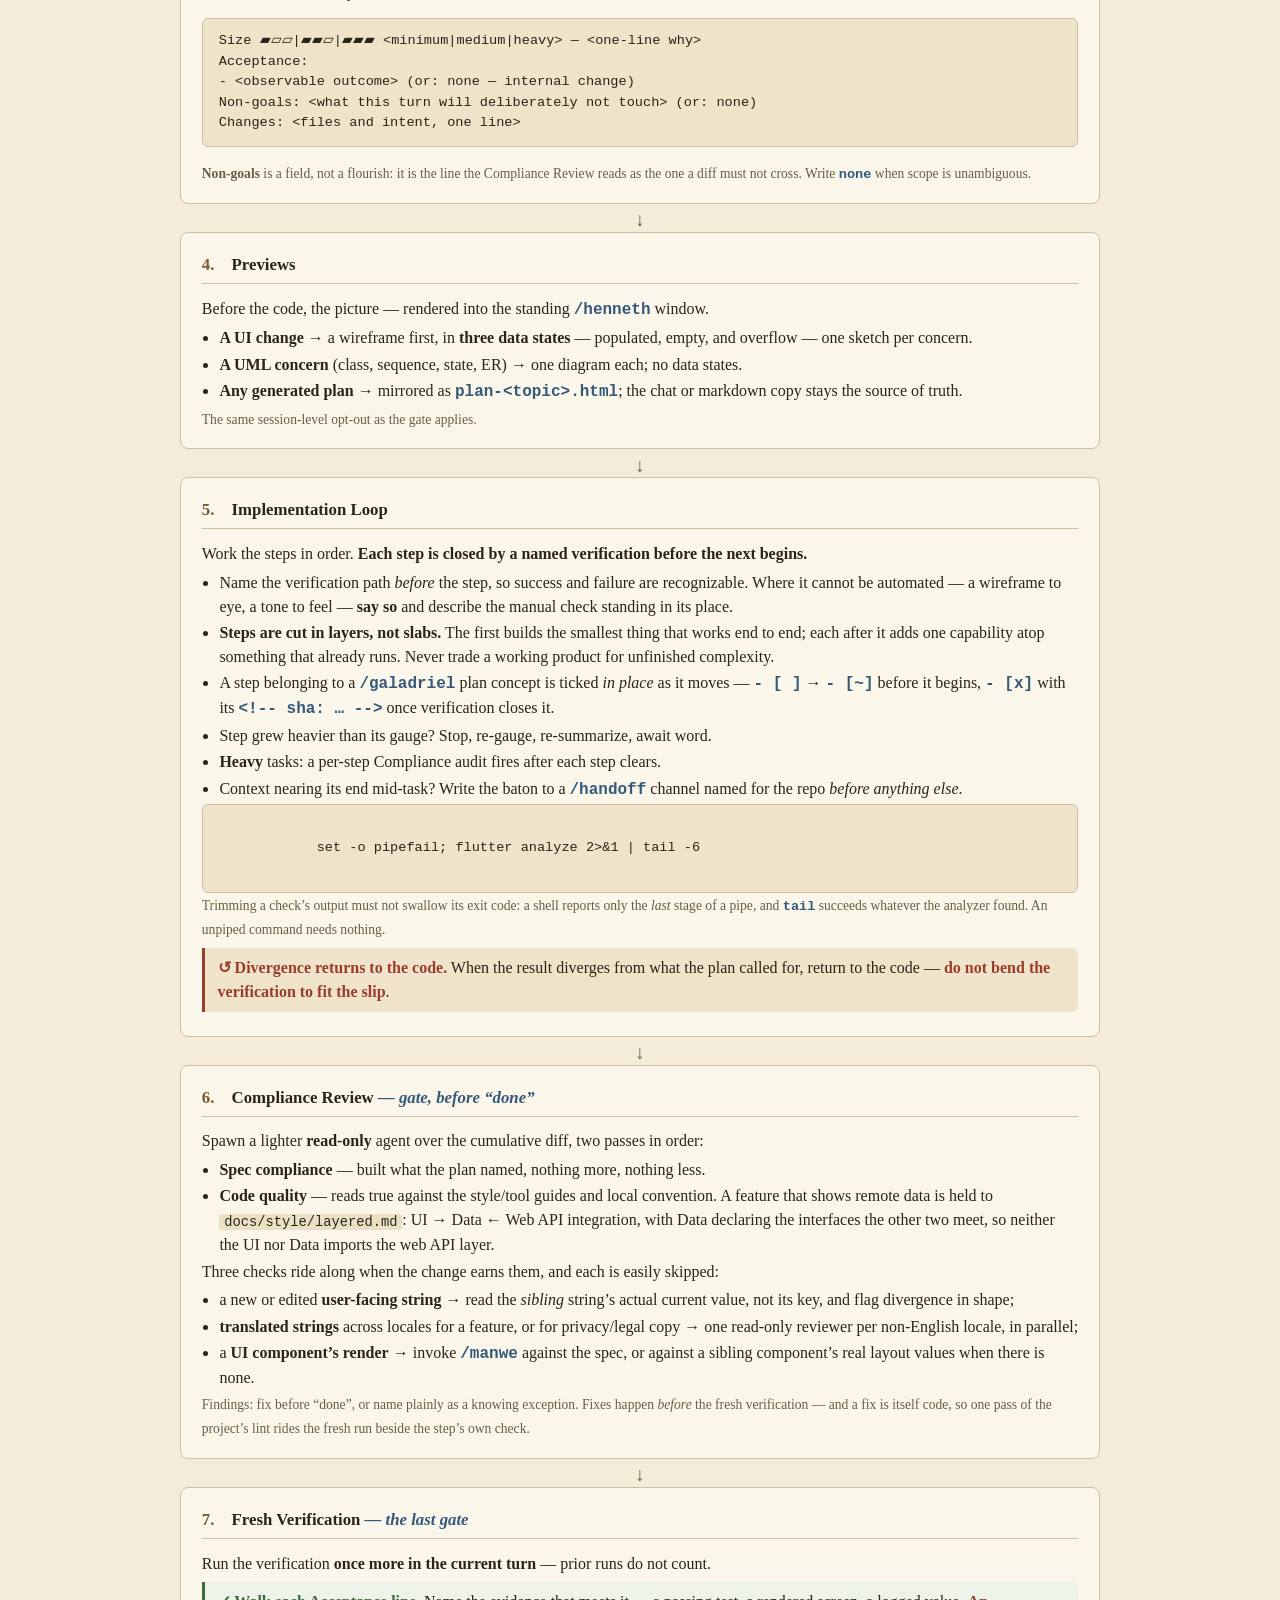
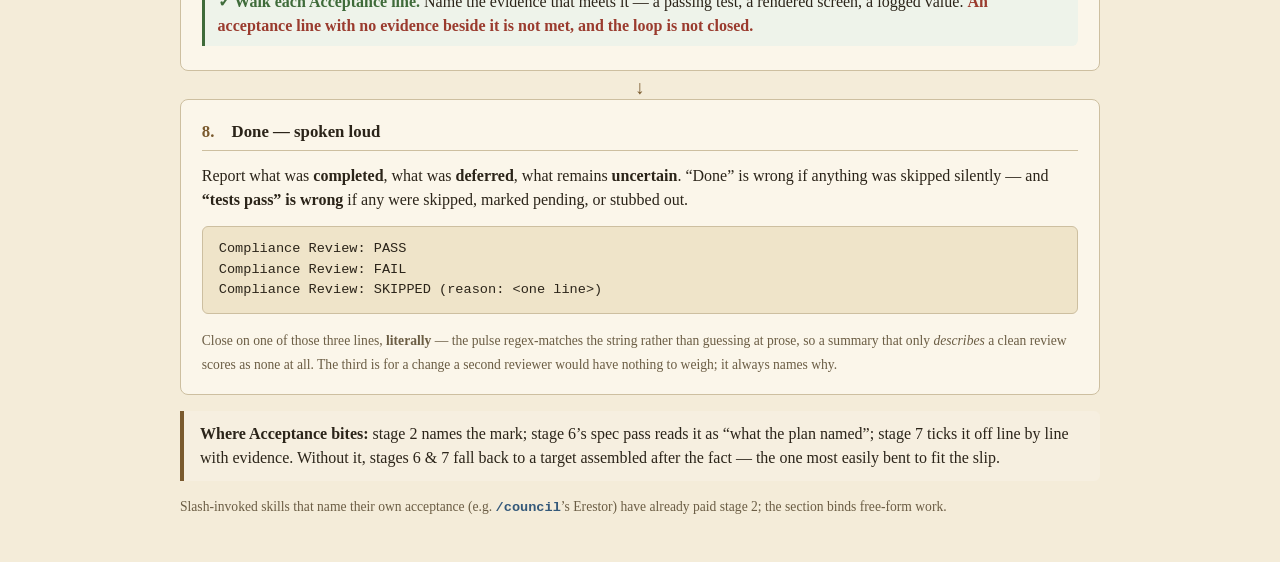
<file: handbook/work-loop.html>
<!doctype html>
<html lang="en">
  <head>
    <meta charset="utf-8" />
    <meta name="viewport" content="width=device-width, initial-scale=1" />
    <title>The Skadi Work Loop</title>
    <link rel="stylesheet" href="../previews/henneth/skadi-theme.css" />
    <style>
      .flow {
        max-width: 920px;
        margin: 0 auto;
      }
      .backnav {
        max-width: 920px;
        margin: 0 auto 0.6rem;
      }
      .backnav a {
        color: var(--accent);
        text-decoration: none;
        font-size: 0.9rem;
      }
      .backnav a:hover {
        text-decoration: underline;
      }
      .stage {
        position: relative;
        margin: 0 0 0.4rem 0;
      }
      .stage .panel {
        margin: 0;
      }
      .num {
        display: inline-block;
        min-width: 1.6rem;
        font-weight: 700;
        color: var(--accent);
      }
      .arrow {
        text-align: center;
        color: var(--accent);
        font-size: 1.2rem;
        line-height: 1;
        margin: 0.15rem 0;
      }
      .gate {
        color: var(--blue);
        font-style: italic;
      }
      .new-tag {
        background: var(--green);
        color: #fbf6ea;
        border-radius: 0.6rem;
        padding: 0.05rem 0.5rem;
        font-size: 0.72rem;
        letter-spacing: 0.04em;
        vertical-align: middle;
        margin-left: 0.4rem;
      }
      .loopback {
        border-left: 3px solid var(--red);
        background: var(--raise);
        padding: 0.5rem 0.8rem;
        margin: 0.4rem 0;
        border-radius: 0 0.4rem 0.4rem 0;
      }
      .loopback b {
        color: var(--red);
      }
      ul.tight {
        margin: 0.3rem 0 0 0;
        padding-left: 1.1rem;
      }
      ul.tight li {
        margin: 0.15rem 0;
      }
      .small {
        font-size: 0.85rem;
        color: #6b5d44;
      }
      /* The reel breaks out of the 920px column so its text stays legible. */
      .reel-frame {
        display: block;
        border: 0;
        width: min(1280px, calc(100vw - 48px));
        aspect-ratio: 1280 / 772;
        margin: 0.4rem 0 0 calc(50% - min(640px, 50vw - 24px));
      }
    </style>
  </head>
  <body>
    <div class="backnav"><a href="index.html">← Skadi Handbook</a></div>

    <div class="flow">
      <h1>The Skadi Work Loop</h1>
      <p class="sub">
        From the weighing of a task to the word “done” — the free-form cycle,
        with <b>Acceptance</b> now named up front.
      </p>

      <iframe
        class="reel-frame"
        src="reel-work-loop.html?embed=1"
        title="Animated overview: one task from sizing to done"
        loading="lazy"
      ></iframe>
      <p class="small">
        The whole loop in under a minute — the controls and an EN / 繁中 toggle
        sit under the frame.
        <a href="reel-work-loop.html">Open it full page ↗</a>
      </p>

      <!-- 1 -->
      <div class="stage">
        <div class="panel">
          <h2><span class="num">1.</span> Task Sizing</h2>
          Weigh the craftsman’s triad and render the gauge
          <b>before a line is written</b>.
          <div class="prec">
            Size ▰▱▱ minimum · ▰▰▱ medium · ▰▰▰ heavy &nbsp;—&nbsp; reach ·
            depth · reversibility
          </div>
          <span class="small"
            >Medium or heavy → offer a best-effort breakdown into minimum-sized
            steps.</span
          >
        </div>
      </div>
      <div class="arrow">↓</div>

      <!-- 2 -->
      <div class="stage">
        <div class="panel">
          <h2>
            <span class="num">2.</span> Acceptance
          </h2>
          Name what <i>done</i> looks like — two or three
          <b>observable outcomes</b>, phrased as outcomes not actions, rendered
          <b>alongside the gauge</b>.
          <ul class="tight">
            <li>
              “the empty list renders the placeholder”, not “render the
              placeholder”
            </li>
            <li>
              no observable surface (pure refactor, docs) →
              <span class="name">none — internal change</span>
            </li>
            <li>this is the target every later gate measures against</li>
          </ul>
        </div>
      </div>
      <div class="arrow">↓</div>

      <!-- 3 -->
      <div class="stage">
        <div class="panel">
          <h2>
            <span class="num">3.</span> Change Approval
            <span class="gate">— gate</span>
          </h2>
          <ul class="tight">
            <li>
              <b>Free-form work</b> → render the four-field block below, then
              <b>await the user’s word</b>.
            </li>
            <li>
              <b>Slash-invoked skill</b> → the invocation <i>is</i> the word;
              run it. Skills carrying their own confirm step keep it; no outer
              gate is added.
            </li>
            <li>
              <b>Read-only turns are exempt</b>, and a session-level opt-out
              (“just do it”) disables the gate for the session. Plan mode makes
              no difference either way.
            </li>
          </ul>
          <pre class="prec">
Size ▰▱▱|▰▰▱|▰▰▰ &lt;minimum|medium|heavy&gt; — &lt;one-line why&gt;
Acceptance:
- &lt;observable outcome&gt; (or: none — internal change)
Non-goals: &lt;what this turn will deliberately not touch&gt; (or: none)
Changes: &lt;files and intent, one line&gt;</pre>
          <span class="small"
            ><b>Non-goals</b> is a field, not a flourish: it is the line the
            Compliance Review reads as the one a diff must not cross. Write
            <span class="name">none</span> when scope is unambiguous.</span
          >
        </div>
      </div>
      <div class="arrow">↓</div>

      <!-- 4 -->
      <div class="stage">
        <div class="panel">
          <h2><span class="num">4.</span> Previews</h2>
          Before the code, the picture — rendered into the standing
          <span class="name">/henneth</span> window.
          <ul class="tight">
            <li>
              <b>A UI change</b> → a wireframe first, in <b>three data states</b>
              — populated, empty, and overflow — one sketch per concern.
            </li>
            <li>
              <b>A UML concern</b> (class, sequence, state, ER) → one diagram
              each; no data states.
            </li>
            <li>
              <b>Any generated plan</b> → mirrored as
              <span class="name">plan-&lt;topic&gt;.html</span>; the chat or
              markdown copy stays the source of truth.
            </li>
          </ul>
          <span class="small"
            >The same session-level opt-out as the gate applies.</span
          >
        </div>
      </div>
      <div class="arrow">↓</div>

      <!-- 5 -->
      <div class="stage">
        <div class="panel">
          <h2><span class="num">5.</span> Implementation Loop</h2>
          Work the steps in order.
          <b
            >Each step is closed by a named verification before the next
            begins.</b
          >
          <ul class="tight">
            <li>
              Name the verification path <i>before</i> the step, so success and
              failure are recognizable. Where it cannot be automated — a
              wireframe to eye, a tone to feel — <b>say so</b> and describe the
              manual check standing in its place.
            </li>
            <li>
              <b>Steps are cut in layers, not slabs.</b> The first builds the
              smallest thing that works end to end; each after it adds one
              capability atop something that already runs. Never trade a working
              product for unfinished complexity.
            </li>
            <li>
              A step belonging to a <span class="name">/galadriel</span> plan
              concept is ticked <i>in place</i> as it moves —
              <span class="name">- [ ]</span> →
              <span class="name">- [~]</span> before it begins,
              <span class="name">- [x]</span> with its
              <span class="name">&lt;!-- sha: … --&gt;</span> once verification
              closes it.
            </li>
            <li>
              Step grew heavier than its gauge? Stop, re-gauge, re-summarize,
              await word.
            </li>
            <li>
              <b>Heavy</b> tasks: a per-step Compliance audit fires after each
              step clears.
            </li>
            <li>
              Context nearing its end mid-task? Write the baton to a
              <span class="name">/handoff</span> channel named for the repo
              <i>before anything else</i>.
            </li>
          </ul>
          <div class="prec">
            set -o pipefail; flutter analyze 2>&amp;1 | tail -6
          </div>
          <span class="small"
            >Trimming a check’s output must not swallow its exit code: a shell
            reports only the <i>last</i> stage of a pipe, and
            <span class="name">tail</span> succeeds whatever the analyzer found.
            An unpiped command needs nothing.</span
          >
          <div class="loopback">
            <b>↺ Divergence returns to the code.</b> When the result diverges
            from what the plan called for, return to the code —
            <b>do not bend the verification to fit the slip</b>.
          </div>
        </div>
      </div>
      <div class="arrow">↓</div>

      <!-- 6 -->
      <div class="stage">
        <div class="panel">
          <h2>
            <span class="num">6.</span> Compliance Review
            <span class="gate">— gate, before “done”</span>
          </h2>
          Spawn a lighter <b>read-only</b> agent over the cumulative diff, two
          passes in order:
          <ul class="tight">
            <li>
              <b>Spec compliance</b> — built what the plan named, nothing more,
              nothing less.
            </li>
            <li>
              <b>Code quality</b> — reads true against the style/tool guides and
              local convention. A feature that shows remote data is held to
              <code>docs/style/layered.md</code>: UI → Data ← Web API
              integration, with Data declaring the interfaces the other two
              meet, so neither the UI nor Data imports the web API layer.
            </li>
          </ul>
          Three checks ride along when the change earns them, and each is easily
          skipped:
          <ul class="tight">
            <li>
              a new or edited <b>user-facing string</b> → read the
              <i>sibling</i> string’s actual current value, not its key, and
              flag divergence in shape;
            </li>
            <li>
              <b>translated strings</b> across locales for a feature, or for
              privacy/legal copy → one read-only reviewer per non-English
              locale, in parallel;
            </li>
            <li>
              a <b>UI component’s render</b> → invoke
              <span class="name">/manwe</span> against the spec, or against a
              sibling component’s real layout values when there is none.
            </li>
          </ul>
          <span class="small"
            >Findings: fix before “done”, or name plainly as a knowing
            exception. Fixes happen <i>before</i> the fresh verification — and a
            fix is itself code, so one pass of the project’s lint rides the
            fresh run beside the step’s own check.</span
          >
        </div>
      </div>
      <div class="arrow">↓</div>

      <!-- 7 -->
      <div class="stage">
        <div class="panel">
          <h2>
            <span class="num">7.</span> Fresh Verification
            <span class="gate">— the last gate</span>
          </h2>
          Run the verification <b>once more in the current turn</b> — prior runs
          do not count.
          <div
            class="loopback"
            style="border-left-color: var(--green); background: #eef3ea"
          >
            <b style="color: var(--green)">✓ Walk each Acceptance line.</b> Name
            the evidence that meets it — a passing test, a rendered screen, a
            logged value.
            <b
              >An acceptance line with no evidence beside it is not met, and the
              loop is not closed.</b
            >
          </div>
        </div>
      </div>
      <div class="arrow">↓</div>

      <!-- 8 -->
      <div class="stage">
        <div class="panel">
          <h2><span class="num">8.</span> Done — spoken loud</h2>
          Report what was <b>completed</b>, what was <b>deferred</b>, what
          remains <b>uncertain</b>. “Done” is wrong if anything was skipped
          silently — and <b>“tests pass” is wrong</b> if any were skipped,
          marked pending, or stubbed out.
          <pre class="prec">
Compliance Review: PASS
Compliance Review: FAIL
Compliance Review: SKIPPED (reason: &lt;one line&gt;)</pre>
          <span class="small"
            >Close on one of those three lines, <b>literally</b> — the pulse
            regex-matches the string rather than guessing at prose, so a summary
            that only <i>describes</i> a clean review scores as none at all. The
            third is for a change a second reviewer would have nothing to weigh;
            it always names why.</span
          >
        </div>
      </div>

      <p class="note" style="margin-top: 1rem">
        <b>Where Acceptance bites:</b> stage&nbsp;2 names the mark;
        stage&nbsp;6’s spec pass reads it as “what the plan named”; stage&nbsp;7
        ticks it off line by line with evidence. Without it, stages 6 &amp; 7
        fall back to a target assembled after the fact — the one most easily
        bent to fit the slip.
      </p>
      <p class="small">
        Slash-invoked skills that name their own acceptance (e.g.
        <span class="name">/council</span>’s Erestor) have already paid
        stage&nbsp;2; the section binds free-form work.
      </p>
    </div>
    <script>
      // The reel posts its own height, so the frame never clips its controls.
      addEventListener("message", (e) => {
        if (!e.data || !e.data.skadiReel) return;
        for (const f of document.querySelectorAll("iframe.reel-frame")) {
          if (f.contentWindow === e.source) f.style.height = `${e.data.height}px`;
        }
      });
    </script>
  </body>
</html>
</file>
<file: previews/henneth/skadi-theme.css>
/* Skadi preview theme — the parchment look shared across Henneth previews.
 *
 * Canonical source: skadi repo `previews/henneth/skadi-theme.css`.
 * Installed (one file, never pruned) into <root>/previews/henneth/ by install.sh,
 * so the Henneth server serves it over HTTP and previews can link it co-located:
 *
 *     <link rel="stylesheet" href="skadi-theme.css">
 *
 * Keep page-specific tweaks inline in the preview; evolve the shared look here.
 *
 * Utility vocabulary a preview may lean on:
 *   layout   .wrap (2-col grid) · .panel · .panel.full (span both columns)
 *   heading  h1 · .sub (italic subtitle) · h2 (panel heading)
 *   status   .badge (pill) · .badge.yes/.badge.done (green pill) · .badge.no (red pill)
 *            · .badge.info (blue pill) · bare .done/.yes (green text) · bare .no (red text)
 *   blocks   .gauge (task-size bar) · .prec (mono call-out) · .note / .open (left-rule callouts)
 *   inline   code · .name (mono accent span, e.g. a token)
 *   table    plain <table> is themed; .v is a green italic verify line
 */

:root {
  --ink: #2b2419;
  --bg: #f4ecd9;
  --panel: #fbf6ea;
  --line: #cdbfa0;
  --accent: #7a5a2e;
  --green: #3f6b3a;
  --red: #9a3b2e;
  --blue: #34597a;
  --th: #ece0c3;
  --raise: #efe4c9;
}

* {
  box-sizing: border-box;
}

body {
  margin: 0;
  font-family: "Iowan Old Style", "Palatino Linotype", Georgia, serif;
  background: var(--bg);
  color: var(--ink);
  line-height: 1.5;
  padding: 2.4rem;
}

h1 {
  font-size: 1.7rem;
  margin: 0 0 0.2rem;
}
.sub {
  color: var(--accent);
  font-style: italic;
  margin: 0 0 1.2rem;
}

h2 {
  font-size: 1.05rem;
  margin: 0.1rem 0 0.8rem;
  border-bottom: 1px solid var(--line);
  padding-bottom: 0.35rem;
}

/* Status pill — e.g. an "as built" stamp. */
.badge {
  display: inline-block;
  background: var(--green);
  color: var(--bg);
  font-family: ui-monospace, Menlo, monospace;
  font-size: 0.8rem;
  padding: 0.25rem 0.7rem;
  border-radius: 12px;
  margin-bottom: 1.4rem;
}

/* Status pills: the colour classes set the fill, text stays cream. */
.badge.yes,
.badge.done {
  background: var(--green);
  color: var(--bg);
}
.badge.no {
  background: var(--red);
  color: var(--bg);
}
.badge.info {
  background: var(--blue);
  color: var(--bg);
}
/* A pill inside a heading sits on the text line, not 1.4rem below it. */
h2 .badge {
  margin-bottom: 0;
  vertical-align: middle;
  margin-left: 0.4rem;
}

/* Task-size gauge bar. */
.gauge {
  font-family: ui-monospace, Menlo, monospace;
  background: var(--raise);
  border: 1px solid var(--line);
  padding: 0.7rem 1rem;
  border-radius: 6px;
  display: block;
  margin-bottom: 1.6rem;
  white-space: pre;
  font-size: 0.84rem;
}

/* Two-column panel grid. */
.wrap {
  display: grid;
  grid-template-columns: 1fr 1fr;
  gap: 1.4rem;
}

.panel {
  background: var(--panel);
  border: 1px solid var(--line);
  border-radius: 8px;
  padding: 1.1rem 1.3rem;
}
.panel.full {
  grid-column: 1 / 3;
}

table {
  border-collapse: collapse;
  width: 100%;
  font-size: 0.92rem;
}
th,
td {
  border: 1px solid var(--line);
  padding: 0.4rem 0.55rem;
  text-align: left;
  vertical-align: top;
}
th {
  background: var(--th);
}

code {
  font-family: ui-monospace, Menlo, monospace;
  background: var(--th);
  padding: 0.05rem 0.3rem;
  border-radius: 3px;
  font-size: 0.86em;
}

ol {
  padding-left: 1.2rem;
  margin: 0.3rem 0;
}
ol.steps > li {
  margin-bottom: 0.7rem;
}

/* A green italic verification line. */
.v {
  color: var(--green);
  font-style: italic;
  font-size: 0.86rem;
}

.done {
  color: var(--green);
  font-weight: 700;
}
.yes {
  color: var(--green);
  font-weight: 600;
}
.no {
  color: var(--red);
  font-weight: 600;
}

/* Left-rule call-outs: .note (accent) for asides, .open (red) for held items. */
.note {
  background: #f6efe0;
  border-left: 4px solid var(--accent);
  padding: 0.7rem 1rem;
  border-radius: 0 6px 6px 0;
}
.open {
  background: #f6e7d6;
  border-left: 4px solid var(--red);
  padding: 0.7rem 1rem;
  border-radius: 0 6px 6px 0;
}

/* Mono call-out block — e.g. a precedence ladder or terse rule. */
.prec {
  font-family: ui-monospace, Menlo, monospace;
  font-size: 0.85rem;
  background: var(--raise);
  border: 1px solid var(--line);
  border-radius: 6px;
  padding: 0.8rem 1rem;
  white-space: pre-wrap;
}

/* Mono accent span — e.g. a token name set apart from prose. */
.name {
  font-family: ui-monospace, Menlo, monospace;
  color: var(--blue);
  font-weight: 600;
}
</file>
